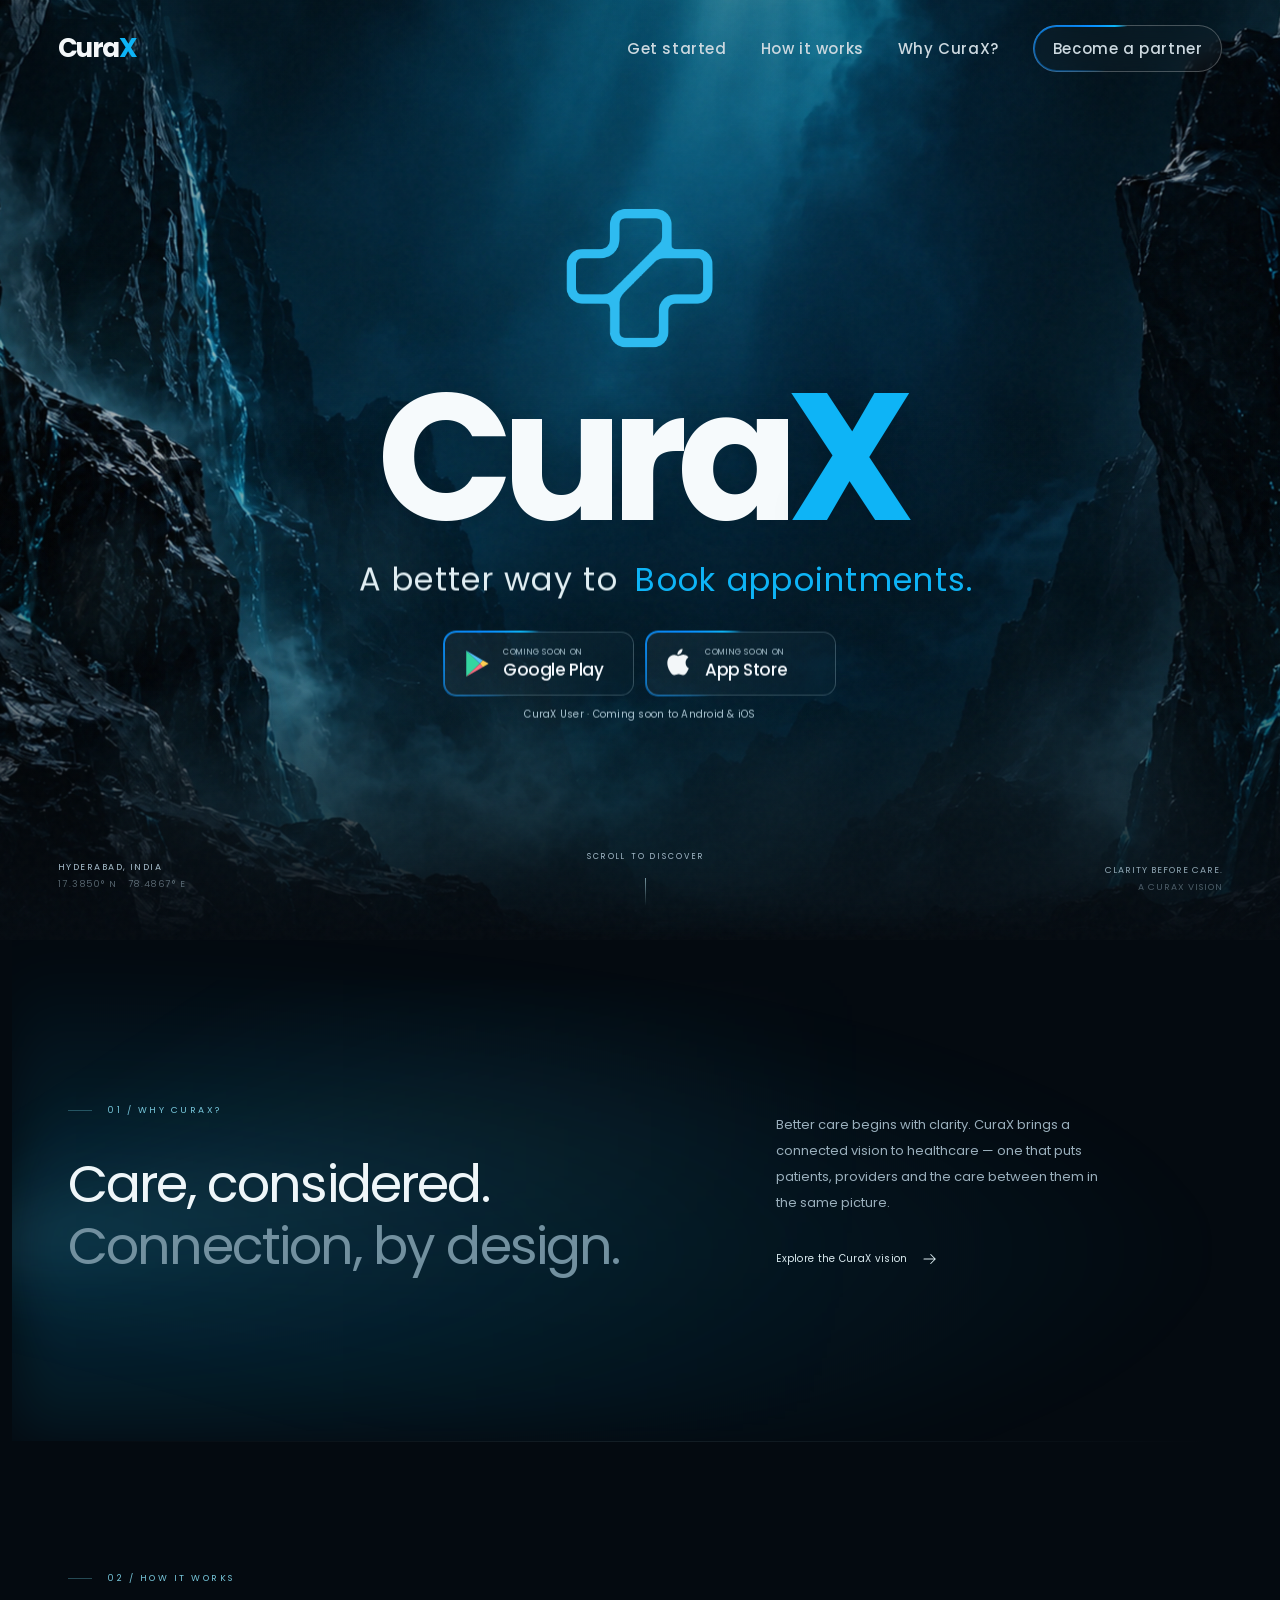
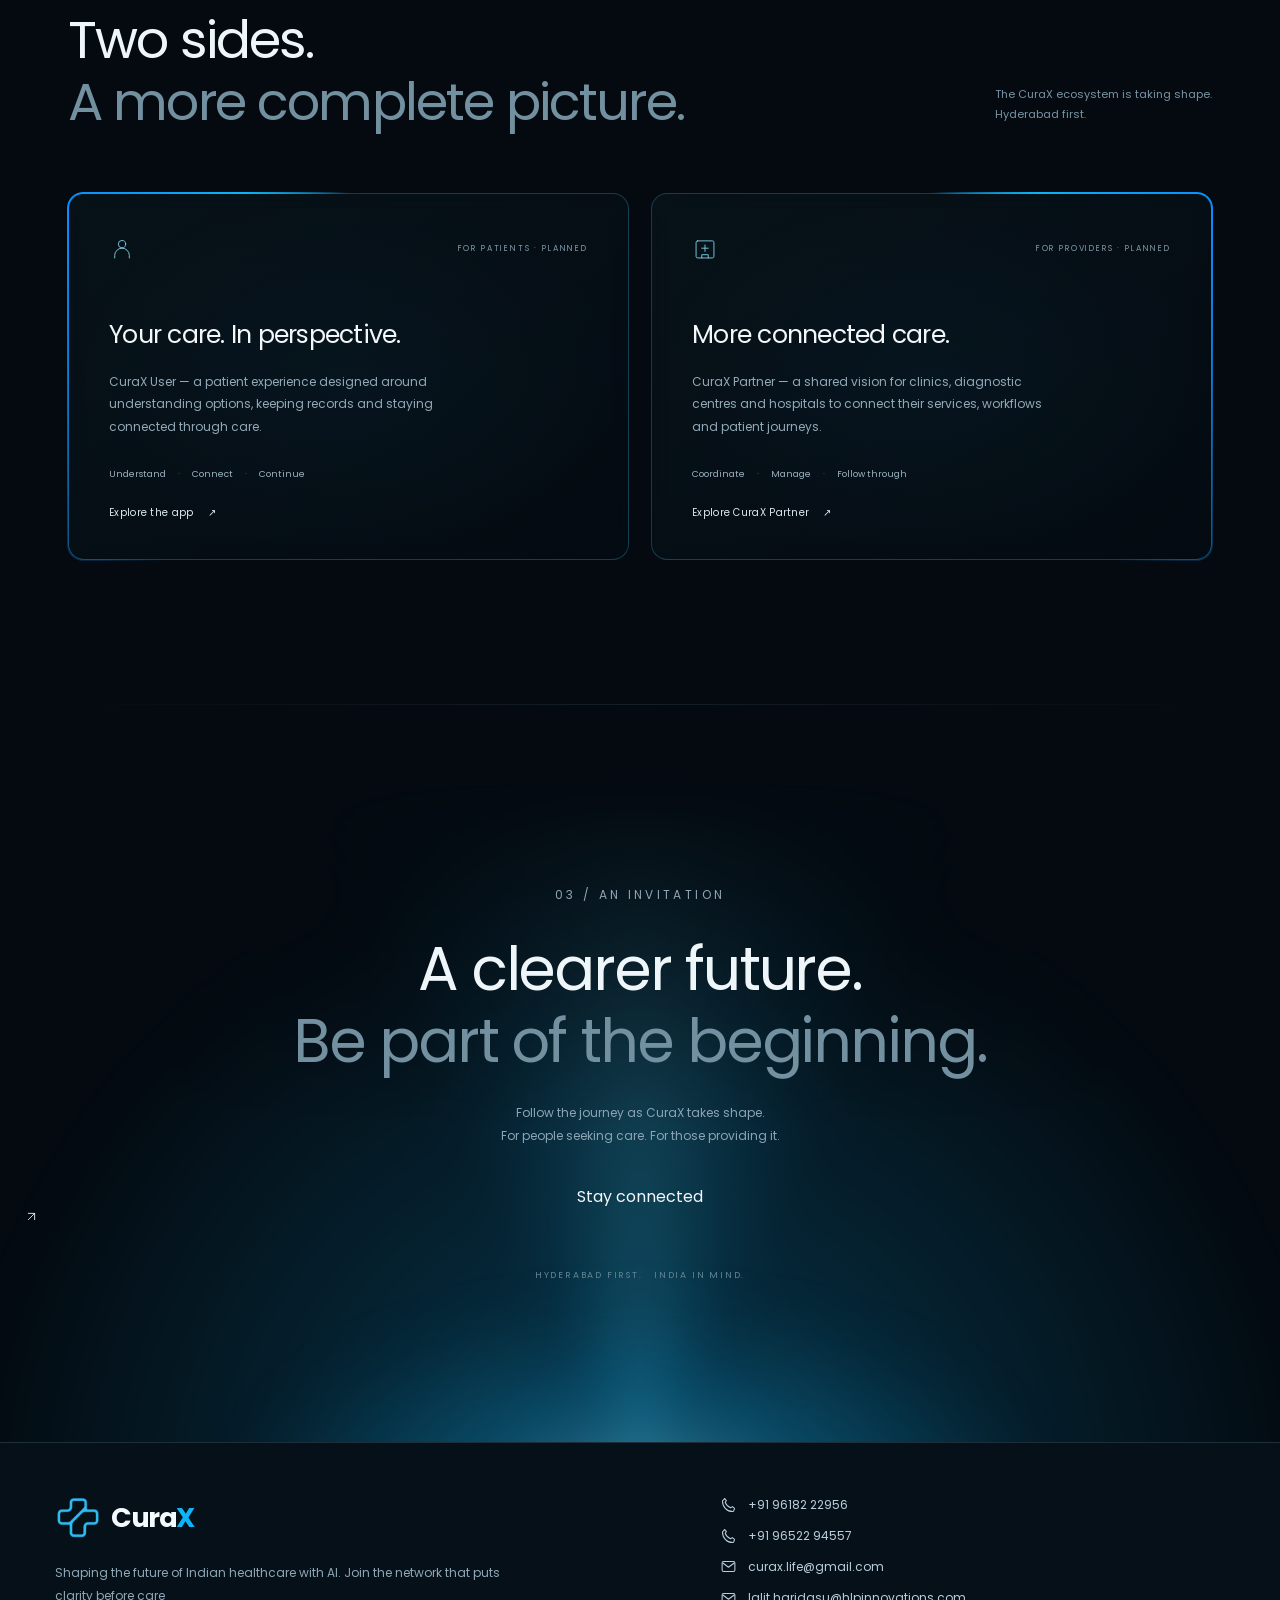
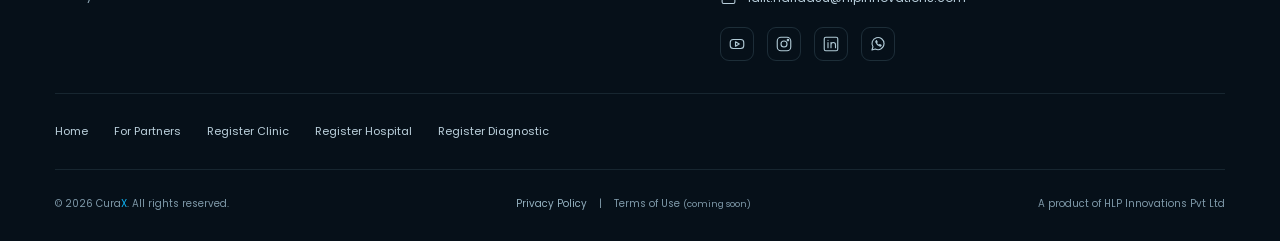
<file: index.html>
<!DOCTYPE html>

<html lang="en">

<head>
  <meta charset="utf-8" />
  <meta content="width=device-width, initial-scale=1" name="viewport" />
  <meta content="#040a10" name="theme-color" />
  <meta
    content="CuraX. Clarity before care. Explore the patient app and CuraX Partner for clinics, diagnostics and hospitals. Hyderabad first."
    name="description" />
  <title>CuraX — Clarity Before Care</title>
  <link rel="icon" type="image/png" href="/assets/assets/curax-logo.png" />
  <link rel="shortcut icon" href="/assets/assets/curax-logo.png" />
  <link href="https://fonts.googleapis.com" rel="preconnect" />
  <link crossorigin="" href="https://fonts.gstatic.com" rel="preconnect" />
  <link href="https://fonts.googleapis.com/css2?family=Poppins:wght@300;400;500;600;700;800&amp;display=swap"
    rel="stylesheet" />
  <link as="image" fetchpriority="high" href="assets/assets/cyan-canyon-4k.webp" media="(min-width:761px)"
    rel="preload" />
  <link as="image" fetchpriority="high" href="assets/assets/cyan-canyon-hd.webp" media="(max-width:760px)"
    rel="preload" />
  <link href="assets/css/home.css" rel="stylesheet" />
  <link href="assets/css/curax-dynamic-tagline.css?v=1" rel="stylesheet" />
  <link href="assets/css/section-lighting.css" rel="stylesheet" />
  <link href="assets/css/cursor-glow.css" rel="stylesheet" />
  <link href="assets/css/store-glow.css" rel="stylesheet" />
  <link href="assets/css/store-glow.css" rel="stylesheet" />
<link href="assets/css/user-site-glow.css" rel="stylesheet" />
  <!-- Search engine and social sharing metadata -->
  <link href="https://www.curax.life/" rel="canonical" />
  <meta content="index, follow" name="robots" />
  <meta content="website" property="og:type" />
  <meta content="CuraX" property="og:site_name" />
  <meta content="CuraX — Clarity Before Care" property="og:title" />
  <meta
    content="CuraX. Clarity before care. Explore the patient app and CuraX Partner for clinics, diagnostics and hospitals. Hyderabad first."
    property="og:description" />
  <meta content="https://www.curax.life/" property="og:url" />
  <meta property="og:image" content="https://www.curax.life/assets/assets/curax-logo.png">
  <meta content="CuraX brand logo" property="og:image:alt" />
  <meta content="summary" name="twitter:card" />
  <script
    type="application/ld+json">{"@context":"https://schema.org","@type":"Organization","name":"CuraX","url":"https://www.curax.life/","logo":"https://www.curax.life/assets/assets/curax-logo.png"}</script>
  <link href="assets/css/footer.css" rel="stylesheet" />
</head>

<body>
  <a class="skip" href="#vision">Skip to content</a>
  <!-- The CuraX contour is reused from the supplied brand asset. -->
  <svg aria-hidden="true" height="0" style="position:absolute" width="0">
    <defs>
      <path
        d="M411 72 L624 72 L624 73 L631 73 L631 74 L636 74 L636 75 L641 75 L641 76 L644 76 L644 77 L648 77 L648 78 L650 78 L650 79 L653 79 L653 80 L655 80 L655 81 L658 81 L658 82 L662 83 L663 85 L665 85 L665 86 L667 86 L668 88 L670 88 L671 90 L673 90 L676 94 L678 94 L678 95 L679 95 L679 96 L680 96 L680 97 L681 97 L681 98 L682 98 L682 99 L683 99 L683 100 L684 100 L684 101 L685 101 L685 102 L691 107 L691 109 L694 111 L694 113 L695 113 L696 116 L698 117 L698 119 L699 119 L699 121 L700 121 L700 123 L701 123 L701 125 L702 125 L702 127 L703 127 L703 129 L704 129 L704 131 L705 131 L705 134 L706 134 L706 137 L707 137 L707 140 L708 140 L708 144 L709 144 L709 149 L710 149 L710 154 L711 154 L711 253 L712 253 L712 302 L713 302 L713 305 L714 305 L714 308 L715 308 L716 312 L717 312 L720 316 L722 316 L722 317 L724 317 L724 318 L726 318 L726 319 L730 319 L730 320 L739 320 L739 321 L886 321 L886 322 L892 322 L892 323 L895 323 L895 324 L899 324 L899 325 L902 325 L902 326 L908 327 L908 328 L910 328 L910 329 L913 329 L913 330 L919 332 L920 334 L922 334 L923 336 L925 336 L926 338 L928 338 L929 340 L931 340 L935 345 L937 345 L937 346 L943 351 L943 353 L948 357 L948 359 L951 361 L951 363 L953 364 L954 368 L956 369 L956 371 L957 371 L957 373 L958 373 L958 376 L959 376 L959 378 L960 378 L960 380 L961 380 L961 383 L962 383 L962 386 L963 386 L963 389 L964 389 L964 393 L965 393 L965 399 L966 399 L966 427 L967 427 L967 567 L966 567 L966 580 L965 580 L965 586 L964 586 L963 594 L962 594 L962 597 L961 597 L960 603 L959 603 L959 605 L958 605 L958 607 L957 607 L957 610 L955 611 L953 617 L951 618 L951 620 L949 621 L949 623 L945 626 L945 628 L944 628 L944 629 L943 629 L943 630 L942 630 L942 631 L941 631 L941 632 L940 632 L940 633 L939 633 L939 634 L938 634 L938 635 L937 635 L932 641 L930 641 L930 642 L929 642 L928 644 L926 644 L924 647 L922 647 L922 648 L920 648 L919 650 L917 650 L917 651 L915 651 L915 652 L913 652 L913 653 L911 653 L911 654 L908 654 L908 655 L906 655 L906 656 L903 656 L903 657 L900 657 L900 658 L896 658 L896 659 L892 659 L892 660 L888 660 L888 661 L881 661 L881 662 L777 662 L777 663 L726 663 L726 664 L722 664 L722 665 L716 666 L716 667 L712 668 L711 670 L709 670 L706 674 L704 674 L703 677 L702 677 L702 678 L700 679 L700 681 L698 682 L696 688 L695 688 L694 695 L693 695 L693 701 L692 701 L692 826 L691 826 L691 848 L690 848 L690 856 L689 856 L689 861 L688 861 L687 869 L686 869 L686 872 L685 872 L684 878 L683 878 L683 880 L682 880 L682 882 L681 882 L681 884 L680 884 L678 890 L676 891 L676 893 L674 894 L674 896 L671 898 L671 900 L670 900 L670 901 L669 901 L669 902 L668 902 L668 903 L667 903 L667 904 L666 904 L666 905 L665 905 L665 906 L664 906 L664 907 L663 907 L663 908 L662 908 L657 914 L655 914 L653 917 L651 917 L651 918 L648 919 L647 921 L645 921 L645 922 L643 922 L643 923 L641 923 L641 924 L639 924 L639 925 L637 925 L637 926 L635 926 L635 927 L632 927 L632 928 L627 929 L627 930 L619 931 L619 932 L613 932 L613 933 L409 933 L409 932 L402 932 L402 931 L398 931 L398 930 L394 930 L394 929 L388 928 L388 927 L383 926 L383 925 L381 925 L381 924 L375 922 L374 920 L370 919 L368 916 L366 916 L365 914 L363 914 L363 913 L362 913 L362 912 L361 912 L361 911 L360 911 L360 910 L359 910 L359 909 L358 909 L358 908 L357 908 L357 907 L356 907 L356 906 L355 906 L355 905 L354 905 L354 904 L353 904 L353 903 L347 898 L347 896 L344 894 L344 892 L343 892 L342 889 L340 888 L340 886 L339 886 L339 884 L338 884 L338 882 L337 882 L337 880 L336 880 L336 878 L335 878 L335 876 L334 876 L334 874 L333 874 L333 871 L332 871 L332 868 L331 868 L331 864 L330 864 L330 860 L329 860 L329 855 L328 855 L328 847 L327 847 L327 710 L328 710 L328 692 L327 692 L326 684 L325 684 L325 681 L324 681 L324 678 L323 678 L323 675 L322 675 L321 669 L319 669 L317 666 L315 666 L315 665 L313 665 L313 664 L310 664 L310 663 L255 663 L255 662 L144 662 L144 661 L137 661 L137 660 L132 660 L132 659 L129 659 L129 658 L125 658 L125 657 L123 657 L123 656 L117 655 L117 654 L115 654 L115 653 L113 653 L113 652 L107 650 L106 648 L104 648 L103 646 L101 646 L100 644 L98 644 L96 641 L94 641 L89 635 L87 635 L87 634 L86 634 L86 633 L85 633 L85 632 L79 627 L79 625 L76 623 L76 621 L75 621 L75 620 L73 619 L73 617 L71 616 L71 614 L70 614 L70 612 L69 612 L69 610 L68 610 L68 608 L67 608 L67 606 L66 606 L66 604 L65 604 L65 602 L64 602 L64 599 L63 599 L63 597 L62 597 L62 593 L61 593 L61 590 L60 590 L60 586 L59 586 L59 580 L58 580 L58 563 L57 563 L57 416 L58 416 L58 403 L59 403 L59 397 L60 397 L61 389 L62 389 L62 386 L63 386 L64 380 L65 380 L65 378 L66 378 L66 376 L67 376 L67 374 L68 374 L68 372 L69 372 L71 366 L72 366 L73 363 L75 362 L75 360 L76 360 L76 359 L78 358 L78 356 L83 352 L83 350 L84 350 L88 345 L90 345 L93 341 L95 341 L97 338 L99 338 L100 336 L104 335 L105 333 L107 333 L107 332 L109 332 L109 331 L112 331 L112 330 L114 330 L114 329 L117 329 L117 328 L119 328 L119 327 L123 327 L123 326 L126 326 L126 325 L131 325 L131 324 L136 324 L136 323 L143 323 L143 322 L160 322 L160 321 L273 321 L273 320 L280 320 L280 319 L284 319 L284 318 L288 318 L288 317 L291 317 L291 316 L293 316 L293 315 L296 315 L297 313 L299 313 L299 312 L301 312 L302 310 L304 310 L307 306 L309 306 L310 303 L314 300 L314 298 L316 297 L317 293 L318 293 L319 290 L320 290 L320 287 L321 287 L322 282 L323 282 L323 279 L324 279 L325 270 L326 270 L326 263 L327 263 L327 169 L328 169 L328 153 L329 153 L329 146 L330 146 L330 142 L331 142 L332 134 L333 134 L333 132 L334 132 L334 129 L335 129 L335 127 L336 127 L336 124 L337 124 L338 120 L340 119 L341 115 L344 113 L344 111 L347 109 L347 107 L351 104 L351 102 L352 102 L356 97 L358 97 L361 93 L363 93 L365 90 L367 90 L367 89 L370 88 L371 86 L373 86 L373 85 L375 85 L376 83 L378 83 L378 82 L380 82 L380 81 L382 81 L382 80 L385 80 L385 79 L387 79 L387 78 L390 78 L390 77 L393 77 L393 76 L396 76 L396 75 L400 75 L400 74 L411 73 Z M564 129 L563 129 L563 130 L416 130 L416 131 L411 131 L411 132 L408 132 L408 133 L406 133 L406 134 L400 136 L400 137 L399 137 L399 138 L393 143 L393 145 L391 146 L390 151 L389 151 L389 154 L388 154 L388 158 L387 158 L387 193 L386 193 L386 271 L385 271 L385 280 L384 280 L384 285 L383 285 L382 294 L381 294 L381 297 L380 297 L380 300 L379 300 L379 303 L378 303 L378 306 L377 306 L377 308 L376 308 L376 310 L375 310 L374 315 L372 316 L370 322 L368 323 L368 325 L367 325 L367 327 L364 329 L364 331 L361 333 L361 335 L360 335 L360 336 L359 336 L359 337 L353 342 L353 344 L352 344 L352 346 L351 346 L350 348 L346 349 L343 353 L341 353 L338 357 L336 357 L335 359 L333 359 L333 360 L330 361 L329 363 L327 363 L327 364 L325 364 L325 365 L323 365 L323 366 L321 366 L321 367 L319 367 L319 368 L316 368 L316 369 L314 369 L314 370 L311 370 L311 371 L305 372 L305 373 L301 373 L301 374 L297 374 L297 375 L292 375 L292 376 L285 376 L285 377 L275 377 L275 378 L146 379 L146 380 L142 380 L142 381 L136 382 L135 384 L131 385 L129 388 L126 389 L126 391 L122 394 L122 396 L121 396 L121 398 L120 398 L120 400 L119 400 L119 402 L118 402 L117 413 L116 413 L116 571 L117 571 L117 577 L118 577 L118 581 L119 581 L119 583 L120 583 L121 588 L123 589 L123 591 L124 591 L124 592 L125 592 L130 598 L134 599 L135 601 L138 601 L138 602 L141 602 L141 603 L146 603 L146 604 L265 604 L265 605 L281 605 L281 604 L291 604 L291 603 L297 603 L297 602 L307 601 L307 600 L313 599 L313 598 L315 598 L315 597 L318 597 L318 596 L320 596 L321 594 L325 593 L326 591 L330 590 L332 587 L334 587 L336 584 L338 584 L343 578 L345 578 L346 575 L347 575 L347 574 L348 574 L348 573 L349 573 L349 572 L355 567 L355 565 L356 565 L356 564 L357 564 L357 563 L358 563 L358 562 L359 562 L359 561 L360 561 L360 560 L361 560 L361 559 L362 559 L362 558 L363 558 L363 557 L364 557 L364 556 L365 556 L365 555 L366 555 L366 554 L367 554 L367 553 L368 553 L368 552 L369 552 L369 551 L370 551 L370 550 L371 550 L371 549 L372 549 L372 548 L373 548 L373 547 L374 547 L374 546 L375 546 L375 545 L376 545 L376 544 L377 544 L377 543 L378 543 L378 542 L379 542 L379 541 L380 541 L380 540 L381 540 L386 534 L389 534 L389 533 L390 533 L390 532 L391 532 L391 531 L392 531 L392 530 L393 530 L393 529 L394 529 L394 528 L395 528 L395 527 L396 527 L396 526 L397 526 L397 525 L398 525 L398 524 L399 524 L399 523 L400 523 L400 522 L401 522 L401 521 L402 521 L402 520 L403 520 L403 519 L409 514 L408 512 L409 512 L409 511 L410 511 L410 510 L411 510 L411 509 L412 509 L412 508 L413 508 L413 507 L414 507 L414 506 L415 506 L415 505 L416 505 L416 504 L417 504 L422 498 L424 499 L424 498 L428 495 L428 493 L429 493 L429 492 L430 492 L430 491 L436 486 L436 484 L437 484 L437 483 L440 483 L440 482 L441 482 L441 481 L442 481 L442 480 L443 480 L443 479 L444 479 L444 478 L445 478 L445 477 L446 477 L446 476 L447 476 L447 475 L448 475 L448 474 L449 474 L449 473 L450 473 L450 472 L451 472 L451 471 L452 471 L452 470 L453 470 L453 469 L459 464 L458 462 L459 462 L464 456 L467 456 L467 455 L468 455 L468 454 L469 454 L469 453 L470 453 L470 452 L471 452 L471 451 L472 451 L472 450 L473 450 L473 449 L474 449 L474 448 L475 448 L475 447 L476 447 L476 446 L477 446 L477 445 L478 445 L478 444 L479 444 L479 443 L480 443 L480 442 L481 442 L481 441 L482 441 L482 440 L483 440 L483 439 L484 439 L484 438 L485 438 L485 437 L486 437 L486 436 L487 436 L487 435 L488 435 L488 434 L489 434 L489 433 L490 433 L490 432 L491 432 L491 431 L492 431 L492 430 L493 430 L493 429 L494 429 L494 428 L495 428 L495 427 L496 427 L496 426 L497 426 L497 425 L498 425 L498 424 L499 424 L499 423 L500 423 L500 422 L501 422 L501 421 L502 421 L502 420 L503 420 L503 419 L504 419 L504 418 L505 418 L505 417 L506 417 L506 416 L507 416 L507 415 L508 415 L508 414 L509 414 L509 413 L510 413 L510 412 L511 412 L511 411 L512 411 L512 410 L513 410 L513 409 L514 409 L514 408 L515 408 L515 407 L516 407 L516 406 L517 406 L517 405 L518 405 L518 404 L519 404 L519 403 L520 403 L520 402 L521 402 L521 401 L522 401 L522 400 L523 400 L523 399 L524 399 L524 398 L525 398 L525 397 L526 397 L526 396 L527 396 L527 395 L528 395 L528 394 L529 394 L529 393 L530 393 L530 392 L531 392 L531 391 L532 391 L532 390 L533 390 L533 389 L534 389 L534 388 L535 388 L535 387 L536 387 L536 386 L537 386 L537 385 L538 385 L538 384 L539 384 L539 383 L540 383 L540 382 L541 382 L541 381 L542 381 L542 380 L543 380 L543 379 L544 379 L544 378 L545 378 L545 377 L546 377 L546 376 L547 376 L547 375 L548 375 L548 374 L549 374 L549 373 L550 373 L550 372 L551 372 L551 371 L552 371 L552 370 L553 370 L553 369 L554 369 L554 368 L555 368 L555 367 L556 367 L556 366 L557 366 L557 365 L558 365 L558 364 L559 364 L559 363 L560 363 L560 362 L561 362 L561 361 L562 361 L562 360 L563 360 L563 359 L564 359 L564 358 L565 358 L565 357 L566 357 L566 356 L572 351 L572 348 L573 348 L573 347 L574 347 L574 346 L575 346 L575 345 L576 345 L576 344 L577 344 L582 338 L585 338 L586 335 L587 335 L587 334 L588 334 L588 333 L594 328 L594 326 L595 326 L600 320 L602 321 L602 319 L603 319 L603 318 L604 318 L604 317 L605 317 L605 316 L606 316 L606 315 L612 310 L612 308 L613 308 L613 307 L614 307 L614 306 L615 306 L615 305 L616 305 L616 304 L617 304 L617 303 L618 303 L618 302 L619 302 L619 301 L620 301 L620 300 L621 300 L621 299 L622 299 L622 298 L623 298 L623 297 L624 297 L624 296 L625 296 L625 295 L626 295 L626 294 L627 294 L627 293 L628 293 L628 292 L629 292 L629 291 L630 291 L635 285 L637 285 L637 284 L641 281 L641 279 L642 279 L643 276 L645 275 L645 273 L646 273 L646 271 L647 271 L647 268 L648 268 L648 266 L649 266 L649 262 L650 262 L650 258 L651 258 L651 253 L652 253 L652 160 L651 160 L651 155 L650 155 L650 152 L649 152 L649 150 L648 150 L646 144 L645 144 L645 143 L644 143 L644 142 L643 142 L638 136 L636 136 L636 135 L634 135 L634 134 L632 134 L632 133 L630 133 L630 132 L622 131 L622 130 L609 130 L609 129 Z M817 378 L816 378 L816 379 L659 379 L659 380 L652 380 L652 381 L647 381 L647 382 L639 383 L639 384 L633 385 L633 386 L631 386 L631 387 L628 387 L628 388 L622 390 L621 392 L619 392 L619 393 L617 393 L615 396 L613 396 L613 397 L612 397 L612 398 L611 398 L611 399 L610 399 L610 400 L609 400 L609 401 L608 401 L608 402 L607 402 L607 403 L606 403 L606 404 L605 404 L605 405 L604 405 L604 406 L603 406 L603 407 L602 407 L602 408 L601 408 L601 409 L600 409 L600 410 L599 410 L599 411 L598 411 L598 412 L597 412 L597 413 L596 413 L596 414 L595 414 L595 415 L594 415 L594 416 L593 416 L593 417 L592 417 L592 418 L591 418 L591 419 L590 419 L590 420 L584 425 L583 428 L581 428 L580 430 L578 430 L578 431 L577 431 L577 432 L576 432 L576 433 L575 433 L575 434 L574 434 L574 435 L573 435 L573 436 L572 436 L572 437 L571 437 L571 438 L570 438 L570 439 L569 439 L569 440 L568 440 L568 441 L567 441 L567 442 L566 442 L566 443 L565 443 L565 444 L564 444 L564 445 L563 445 L563 446 L562 446 L562 447 L561 447 L561 448 L560 448 L560 449 L559 449 L559 450 L558 450 L558 451 L557 451 L557 452 L556 452 L556 453 L555 453 L555 454 L554 454 L554 455 L553 455 L553 456 L552 456 L552 457 L551 457 L551 458 L550 458 L550 459 L549 459 L549 460 L548 460 L548 461 L547 461 L547 462 L546 462 L546 463 L545 463 L545 464 L544 464 L544 465 L543 465 L543 466 L542 466 L542 467 L541 467 L541 468 L540 468 L540 469 L539 469 L539 470 L538 470 L538 471 L537 471 L537 472 L536 472 L536 473 L535 473 L535 474 L534 474 L534 475 L533 475 L533 476 L532 476 L532 477 L531 477 L531 478 L525 483 L524 487 L521 488 L520 490 L518 490 L518 491 L517 491 L517 492 L516 492 L516 493 L515 493 L515 494 L509 499 L508 503 L505 504 L504 506 L502 506 L502 507 L501 507 L501 508 L500 508 L500 509 L499 509 L499 510 L498 510 L498 511 L497 511 L497 512 L496 512 L496 513 L495 513 L495 514 L494 514 L494 515 L493 515 L493 516 L492 516 L492 517 L491 517 L491 518 L490 518 L490 519 L489 519 L489 520 L488 520 L488 521 L487 521 L487 522 L486 522 L486 523 L485 523 L485 524 L484 524 L484 525 L483 525 L483 526 L477 531 L476 535 L473 536 L472 538 L470 538 L470 539 L469 539 L469 540 L468 540 L468 541 L467 541 L467 542 L461 547 L460 551 L457 552 L456 554 L454 554 L454 555 L453 555 L453 556 L452 556 L452 557 L451 557 L451 558 L450 558 L450 559 L449 559 L449 560 L448 560 L448 561 L447 561 L447 562 L446 562 L446 563 L445 563 L445 564 L444 564 L444 565 L443 565 L443 566 L442 566 L442 567 L441 567 L441 568 L440 568 L440 569 L439 569 L439 570 L438 570 L438 571 L437 571 L437 572 L436 572 L436 573 L435 573 L435 574 L434 574 L434 575 L433 575 L433 576 L432 576 L432 577 L431 577 L431 578 L430 578 L430 579 L429 579 L429 580 L428 580 L428 581 L427 581 L427 582 L426 582 L426 583 L425 583 L425 584 L424 584 L424 585 L418 590 L418 592 L417 592 L417 593 L416 593 L416 594 L410 599 L410 601 L406 604 L406 606 L404 607 L404 609 L402 610 L402 612 L401 612 L400 615 L398 616 L398 618 L397 618 L397 620 L396 620 L396 622 L395 622 L395 624 L394 624 L394 626 L393 626 L393 629 L392 629 L391 634 L390 634 L390 637 L389 637 L388 646 L387 646 L387 849 L388 849 L388 853 L389 853 L391 859 L393 860 L393 862 L394 862 L394 863 L395 863 L395 864 L396 864 L401 870 L403 870 L403 871 L405 871 L405 872 L407 872 L407 873 L410 873 L410 874 L415 874 L415 875 L604 875 L604 874 L609 874 L609 873 L612 873 L612 872 L618 870 L618 869 L619 869 L619 868 L620 868 L620 867 L626 862 L626 860 L627 860 L627 858 L628 858 L628 856 L629 856 L629 853 L630 853 L630 848 L631 848 L631 771 L632 771 L632 695 L633 695 L633 688 L634 688 L634 684 L635 684 L635 680 L636 680 L637 673 L638 673 L638 671 L639 671 L639 668 L640 668 L640 666 L641 666 L641 664 L642 664 L642 662 L643 662 L643 660 L644 660 L646 654 L648 653 L648 651 L650 650 L650 648 L653 646 L653 644 L657 641 L657 639 L658 639 L658 638 L659 638 L659 637 L660 637 L660 636 L661 636 L661 635 L662 635 L662 634 L663 634 L663 633 L664 633 L664 632 L665 632 L670 626 L672 626 L674 623 L676 623 L677 621 L681 620 L682 618 L684 618 L684 617 L686 617 L686 616 L688 616 L688 615 L690 615 L690 614 L693 614 L693 613 L698 612 L698 611 L703 610 L703 609 L707 609 L707 608 L711 608 L711 607 L716 607 L716 606 L724 606 L724 605 L868 605 L868 604 L879 604 L879 603 L883 603 L883 602 L889 601 L890 599 L894 598 L894 597 L895 597 L895 596 L896 596 L896 595 L902 590 L902 588 L903 588 L903 586 L904 586 L904 584 L905 584 L905 582 L906 582 L906 579 L907 579 L907 574 L908 574 L908 562 L909 562 L909 537 L908 537 L908 536 L909 536 L909 535 L908 535 L908 533 L909 533 L909 532 L908 532 L908 409 L907 409 L906 401 L905 401 L905 399 L904 399 L902 393 L899 391 L899 389 L898 389 L897 387 L895 387 L893 384 L891 384 L891 383 L889 383 L889 382 L887 382 L887 381 L884 381 L884 380 L880 380 L880 379 L859 379 L859 378 Z"
        fill-rule="evenodd" id="curax-mark"></path>
      <lineargradient id="glass-body" x1="0" x2="1" y1="0" y2="1">
        <stop stop-color="#deffff" stop-opacity=".93"></stop>
        <stop offset=".2" stop-color="#8bdcff" stop-opacity=".68"></stop>
        <stop offset=".47" stop-color="#08597c" stop-opacity=".74"></stop>
        <stop offset=".7" stop-color="#0eb4f6" stop-opacity=".78"></stop>
        <stop offset="1" stop-color="#70d2fa" stop-opacity=".75"></stop>
      </lineargradient>
      <lineargradient id="glass-edge" x1="0" x2=".8" y1="0" y2="1">
        <stop stop-color="#eeffff"></stop>
        <stop offset=".4" stop-color="#8df5ff" stop-opacity=".65"></stop>
        <stop offset=".6" stop-color="#0095b9" stop-opacity=".4"></stop>
        <stop offset="1" stop-color="#aaf6ff"></stop>
      </lineargradient>
      <radialgradient cx=".25" cy=".1" id="glass-light" r=".9">
        <stop stop-color="#fff" stop-opacity=".56"></stop>
        <stop offset=".5" stop-color="#e9fbff" stop-opacity=".03"></stop>
        <stop offset="1" stop-color="#abecff" stop-opacity="0"></stop>
      </radialgradient>
    </defs>
  </svg>
  <header class="nav" id="nav">
    <a aria-label="CuraX home" class="brand" href="#home"><span aria-hidden="true" class="wordmark">Cura<span
          class="brand-x">X</span></span></a>
    <button aria-controls="main-navigation" aria-expanded="false" aria-label="Open navigation" class="nav-toggle"
      type="button"><svg aria-hidden="true" class="icon" viewbox="0 0 24 24">
        <path d="M5 7h14M5 12h14M5 17h14"></path>
      </svg></button>
    <nav aria-label="Main navigation" class="nav-right" id="main-navigation"><a href="#download">Get started</a><a
        href="#ecosystem">How it works</a><a href="#vision">Why CuraX?</a><a class="nav-action"
        href="partners.html">Become a partner</a></nav>
  </header>
  <main>
    <section aria-labelledby="hero-title" class="hero" id="home">
      <div aria-hidden="true" class="landscape"><canvas aria-hidden="true" class="live-wallpaper"></canvas></div>
      <div aria-hidden="true" class="grain"></div>
      <!-- Glass logo with genuine alpha transparency, floating directly over the live canyon. -->
      <div aria-hidden="true" class="glass-logo entrance">
        <div class="logo-tilt">
          <div class="original-logo"><img alt="" class="supplied-logo" fetchpriority="high" height="1254"
              src="assets/assets/curax-logo.png" width="1254" /></div>
        </div>
      </div>
      <div class="hero-content" id="hero-content">
        <!-- Layout placeholder keeps the logo and typography in their original positions. -->
        <div aria-hidden="true" class="logo-slot"></div>
        <h1 aria-label="CuraX" class="entrance wordmark" id="hero-title"><span aria-hidden="true">Cura<span
              class="brand-x">X</span></span></h1>


        <div class="curax-rotating-tagline">
          <span class="curax-tagline-balance" aria-hidden="true"></span>

          <span class="curax-tagline-fixed">
            A better way to
          </span>

          <span class="curax-tagline-window">
            <span id="curaxDynamicText">Understand care.</span>
          </span>
        </div>



        <div aria-label="Download CuraX User App" class="app-downloads entrance" id="download">

          <div class="store-row">

            <!-- Google Play -->
            <a aria-label="CuraX on Google Play, coming soon" class="store-badge" data-open="app-launch"
              data-store="googlePlay" href="#app-launch" id="google-play-button">
              <!-- Animated glowing border -->
              <svg class="store-glow-border" aria-hidden="true" focusable="false">
                <rect class="store-glow-trail" x="1" y="1" rx="12" pathLength="100"></rect>

                <rect class="store-glow-head" x="1" y="1" rx="12" pathLength="100"></rect>
              </svg>

              <!-- Google Play icon -->
              <svg aria-hidden="true" viewBox="0 0 28 32">
                <path d="M2 2.2v27.6L16.6 16Z" fill="#35d5a0"></path>

                <path d="M2 2.2 19.7 12.4 16.6 16Z" fill="#55c1f8"></path>

                <path d="m19.7 12.4 5.8 3.3c.4.2.4.4 0 .6l-5.8 3.3L16.6 16Z" fill="#ffcf53"></path>

                <path d="M2 29.8 19.7 19.6 16.6 16Z" fill="#fa6e81"></path>
              </svg>

              <span>
                <small>COMING SOON ON</small>
                <strong>Google Play</strong>
              </span>
            </a>

            <!-- App Store -->
            <a aria-label="CuraX on the App Store, coming soon" class="store-badge" data-open="app-launch"
              data-store="appleAppStore" href="#app-launch" id="app-store-button">
              <!-- Animated glowing border -->
              <svg class="store-glow-border" aria-hidden="true" focusable="false">
                <rect class="store-glow-trail" x="1" y="1" rx="12" pathLength="100"></rect>

                <rect class="store-glow-head" x="1" y="1" rx="12" pathLength="100"></rect>
              </svg>

              <!-- Apple icon -->
              <svg aria-hidden="true" fill="currentColor" viewBox="0 0 24 28">
                <path
                  d="M16.2 4.3c.9-1.1 1.5-2.5 1.4-4-1.4.1-3 .9-3.9 2-.9 1-1.6 2.5-1.4 3.9 1.5.1 3-.7 3.9-1.9ZM20.8 14.5c0-3.5 2.9-5.2 3-5.3-1.7-2.5-4.2-2.8-5.1-2.9-2.2-.2-4.2 1.3-5.3 1.3-1.1 0-2.8-1.3-4.6-1.2-2.4 0-4.6 1.4-5.8 3.5-2.5 4.3-.6 10.7 1.8 14.2 1.2 1.7 2.5 3.5 4.3 3.4 1.7-.1 2.4-1.1 4.5-1.1 2.1 0 2.7 1.1 4.6 1 1.9 0 3-1.7 4.1-3.4 1.3-1.9 1.8-3.7 1.8-3.8-.1 0-3.3-1.3-3.3-5.7Z"
                  transform="translate(-1 0) scale(.9)"></path>
              </svg>

              <span>
                <small>COMING SOON ON</small>
                <strong>App Store</strong>
              </span>
            </a>

          </div>

          <p class="app-availability">
            CuraX User · Coming soon to Android &amp; iOS
          </p>

        </div>

      </div>
      <div class="hero-bottom entrance"><span class="coordinate">HYDERABAD, INDIA<br /><span
            style="opacity:.5;line-height:2.4">17.3850° N   78.4867° E</span></span><a class="scroll-cue"
          href="#vision"><span>SCROLL TO DISCOVER</span><span aria-hidden="true" class="line"></span></a>
        <div class="edition">CLARITY BEFORE CARE.<br /><span style="opacity:.5">A CURAX VISION</span></div>
      </div>
    </section>
    <section aria-labelledby="vision-title" class="section vision" id="vision">
      <div class="reveal">
        <p class="eyebrow">01 / Why CuraX?</p>
        <h2 id="vision-title">Care, considered.<br /><span class="dim">Connection, by design.</span></h2>
      </div>
      <div class="reveal" style="--delay:140ms">
        <p class="body-copy">Better care begins with clarity. CuraX brings a connected vision to healthcare — one that
          puts patients, providers and the care between them in the same picture.</p><a class="subtle-link"
          href="#ecosystem">Explore the CuraX vision<svg aria-hidden="true" class="icon" viewbox="0 0 24 24">
            <path d="M4 12h15m-6-6 6 6-6 6"></path>
          </svg></a>
      </div>
    </section>
    <div aria-hidden="true" class="line-rule"></div>
    <section aria-labelledby="ecosystem-title" class="section ecosystem" id="ecosystem">
      <div class="section-heading reveal">
        <div>
          <p class="eyebrow">02 / How it works</p>
          <h2 id="ecosystem-title">Two sides.<br /><span class="dim">A more complete picture.</span></h2>
        </div>
        <p>The CuraX ecosystem is taking shape.<br />Hyderabad first.</p>
      </div>
      <div class="glass-grid">
        <article class="glass-card patient-card reveal" style="--delay:70ms">
          <svg aria-hidden="true" class="card-pulse" focusable="false">
            <rect class="pulse-trail" pathlength="100" rx="15" x="1" y="1"></rect>
            <rect class="pulse-head" pathlength="100" rx="15" x="1" y="1"></rect>
          </svg>
          <div class="card-top"><svg aria-hidden="true" class="icon" viewbox="0 0 32 32">
              <circle cx="16" cy="10" r="4.5"></circle>
              <path d="M7 27v-3a9 9 0 0 1 18 0v3"></path>
            </svg><span class="card-tag">For patients · Planned</span></div>
          <h3>Your care. In perspective.</h3>
          <p>CuraX User — a patient experience designed around understanding options, keeping records and staying
            connected through care.</p>
          <div class="card-bottom"><span>Understand</span><span>Connect</span><span>Continue</span></div>
          <div class="card-actions"><a class="subtle-link" href="#download">Explore the app <span
                aria-hidden="true">↗</span></a></div>
        </article>
        <article class="glass-card reveal provider-card" style="--delay:200ms"><svg aria-hidden="true"
            class="card-pulse" focusable="false">
            <rect class="pulse-trail" pathlength="100" rx="15" x="1" y="1"></rect>
            <rect class="pulse-head" pathlength="100" rx="15" x="1" y="1"></rect>
          </svg>
          <div class="card-top"><svg aria-hidden="true" class="icon" viewbox="0 0 32 32">
              <rect height="21" rx="2" width="22" x="5" y="6"></rect>
              <path d="M16 11v8m-4-4h8M12 27v-4h8v4"></path>
            </svg><span class="card-tag">For providers · Planned</span></div>
          <h3>More connected care.</h3>
          <p>CuraX Partner — a shared vision for clinics, diagnostic centres and hospitals to connect their services,
            workflows and patient journeys.</p>
          <div class="card-bottom"><span>Coordinate</span><span>Manage</span><span>Follow through</span></div>
          <div class="card-actions"><a class="subtle-link" href="partners.html">Explore CuraX Partner <span
                aria-hidden="true">↗</span></a></div>
        </article>
      </div>
    </section>
    <div aria-hidden="true" class="line-rule"></div>
    <section aria-labelledby="invitation-title" class="invitation">
      <div class="reveal">
        <p class="eyebrow">03 / An invitation</p>
        <h2 id="invitation-title">A clearer future.<br /><span class="dim">Be part of the beginning.</span></h2>
        <p>Follow the journey as CuraX takes shape.<br />For people seeking care. For those providing it.</p><a
          href="#subscribe" id="join-link">Stay connected<svg aria-hidden="true" class="icon" viewbox="0 0 24 24">
            <path d="M7 17 17 7M7 7h10v10"></path>
          </svg></a>
        <div class="location">HYDERABAD FIRST.   INDIA IN MIND.</div>
      </div>
    </section>
  </main>
  <footer aria-label="CuraX footer" class="legacy-footer">
    <div class="legacy-footer-inner">
      <div class="legacy-footer-primary">
        <div class="legacy-footer-about">
          <a aria-label="CuraX home" class="legacy-footer-brand" href="index.html"><img alt="" height="46"
              loading="lazy" src="assets/assets/curax-logo.png" width="46" /><span>Cura<span
                class="legacy-footer-x">X</span></span></a>
          <p class="legacy-footer-tagline">Shaping the future of Indian healthcare with AI. Join the network that puts
            clarity before care</p>
        </div>
        <div aria-label="Contact details" class="legacy-footer-contact">
          <a href="tel:+919618222956"><svg aria-hidden="true" class="legacy-footer-icon" fill="none"
              stroke="currentColor" stroke-linecap="round" stroke-linejoin="round" stroke-width="1.5"
              viewbox="0 0 24 24">
              <path
                d="M6.4 3.5 9 6.4 7.4 9c1.2 3.3 4.2 6.3 7.6 7.6l2.5-1.6 3 2.6-1.1 3.3c-.2.6-.7 1-1.4 1-7.9 0-14.5-6.5-14.5-14.5 0-.6.4-1.2 1-1.4Z">
              </path>
            </svg><span>+91 96182 22956</span></a>
          <a href="tel:+919652294557"><svg aria-hidden="true" class="legacy-footer-icon" fill="none"
              stroke="currentColor" stroke-linecap="round" stroke-linejoin="round" stroke-width="1.5"
              viewbox="0 0 24 24">
              <path
                d="M6.4 3.5 9 6.4 7.4 9c1.2 3.3 4.2 6.3 7.6 7.6l2.5-1.6 3 2.6-1.1 3.3c-.2.6-.7 1-1.4 1-7.9 0-14.5-6.5-14.5-14.5 0-.6.4-1.2 1-1.4Z">
              </path>
            </svg><span>+91 96522 94557</span></a>
          <a href="mailto:curax.life@gmail.com"><svg aria-hidden="true" class="legacy-footer-icon" fill="none"
              stroke="currentColor" stroke-linecap="round" stroke-linejoin="round" stroke-width="1.5"
              viewbox="0 0 24 24">
              <rect height="14" rx="2" width="18" x="3" y="5"></rect>
              <path d="m4 7 8 6 8-6"></path>
            </svg><span>curax.life@gmail.com</span></a>
          <a href="mailto:lalit.haridasu@hlpinnovations.com"><svg aria-hidden="true" class="legacy-footer-icon"
              fill="none" stroke="currentColor" stroke-linecap="round" stroke-linejoin="round" stroke-width="1.5"
              viewbox="0 0 24 24">
              <rect height="14" rx="2" width="18" x="3" y="5"></rect>
              <path d="m4 7 8 6 8-6"></path>
            </svg><span>lalit.haridasu@hlpinnovations.com</span></a>
          <div aria-label="CuraX social media" class="legacy-footer-socials">
            <a aria-label="CuraX on YouTube" href="https://www.youtube.com/@CuraX_India" rel="noopener noreferrer"
              target="_blank"><svg aria-hidden="true" class="legacy-footer-icon" fill="none" stroke="currentColor"
                stroke-linecap="round" stroke-linejoin="round" stroke-width="1.5" viewbox="0 0 24 24">
                <rect height="12" rx="4" width="18" x="3" y="6"></rect>
                <path d="m10 9 5 3-5 3z"></path>
              </svg></a>
            <a aria-label="CuraX on Instagram" href="https://www.instagram.com/curax_india/" rel="noopener noreferrer"
              target="_blank"><svg aria-hidden="true" class="legacy-footer-icon" fill="none" stroke="currentColor"
                stroke-linecap="round" stroke-linejoin="round" stroke-width="1.5" viewbox="0 0 24 24">
                <rect height="18" rx="5" width="18" x="3" y="3"></rect>
                <circle cx="12" cy="12" r="4"></circle>
                <circle cx="17.3" cy="6.8" r="1"></circle>
              </svg></a>
            <a href="https://www.linkedin.com/showcase/curaxlife/" target="_blank" rel="noopener noreferrer"
              class="legacy-footer-social" aria-label="Visit CuraX on LinkedIn" title="Visit CuraX on LinkedIn">

              <svg aria-hidden="true" class="legacy-footer-icon" fill="none" stroke="currentColor"
                stroke-linecap="round" stroke-linejoin="round" stroke-width="1.5" viewBox="0 0 24 24">

                <rect height="18" rx="2" width="18" x="3" y="3"></rect>
                <path d="M8 10v7M8 7v.1M12 17v-7m0 3a3 3 0 0 1 6 0v4"></path>

              </svg>
            </a>
            <a aria-label="Message CuraX on WhatsApp"
              href="https://wa.me/919618222956?text=Hello%20I%20am%20interested%20in%20your%20services"
              rel="noopener noreferrer" target="_blank"><svg aria-hidden="true" class="legacy-footer-icon" fill="none"
                stroke="currentColor" stroke-linecap="round" stroke-linejoin="round" stroke-width="1.5"
                viewbox="0 0 24 24">
                <path d="M20 11.5a8 8 0 0 1-11.6 7.2L4 20l1.3-4.3A8 8 0 1 1 20 11.5Z"></path>
                <path d="M9 9c1 3 3 5 6 6l1.2-1.2-2-1-1 1c-1.6-.7-2.6-1.7-3.3-3.3l1-1-1-2z"></path>
              </svg></a>
          </div>
        </div>
      </div>
      <nav aria-label="Footer navigation" class="legacy-footer-navigation">
        <a href="index.html">Home</a><a href="partners.html">For Partners</a>
        <a href="partners.html#facilities">Register Clinic</a><a href="partners.html#facilities">Register Hospital</a><a
          href="partners.html#facilities">Register Diagnostic</a>
      </nav>
      <div class="legacy-footer-bottom">
        <p>© 2026 Cura<span class="legacy-footer-x">X</span>. All rights reserved.</p>
        <div class="legacy-footer-legal"><a data-footer-privacy="" href="index.html#privacy">Privacy Policy</a><span
            aria-hidden="true">|</span><span title="Terms page not provided">Terms of Use <small>(coming
              soon)</small></span></div>
        <p class="legacy-footer-company">A product of HLP Innovations Pvt Ltd</p>
  </footer>
  <button aria-label="Back to top" class="back-top" hidden="" type="button"><svg aria-hidden="true" class="icon"
      viewbox="0 0 24 24">
      <path d="m6 13 6-6 6 6M12 7v12"></path>
    </svg></button>
  <dialog aria-labelledby="privacy-title" id="privacy"><button aria-label="Close privacy information"
      class="close-dialog" type="button">×</button>
    <h2 id="privacy-title">Your request. Your choice.</h2>
    <p>This preview opens a subscription request in your email app. Review and send the email to CuraX to request
      updates. Your email address is not stored by this page.</p>
    <p>Your request includes your email address and your consent to receive CuraX updates. You can ask the CuraX team to
      stop updates at any time by emailing <a href="mailto:curaxapp@gmail.com">curaxapp@gmail.com</a>.</p>
    <p class="dialog-note">Google Fonts loads the Poppins typeface. This preview does not use analytics, advertising
      cookies or health data. Your cursor glow preference is saved only in this browser.</p>
  </dialog>
  <dialog aria-labelledby="access-title" id="accessibility"><button aria-label="Close accessibility information"
      class="close-dialog" type="button">×</button>
    <h2 id="access-title">A considered experience.</h2>
    <p>This page supports keyboard navigation, visible focus states, labelled inputs and reduced-motion settings. When
      reduced motion is enabled on your device, the live wallpaper, floating, parallax and entrance animations are
      disabled. You can also pause the background using the control in the hero, or pause the patient card’s border glow
      using its own control. The optional cursor glow is disabled for touch input and reduced motion, and can be turned
      off in the footer.</p>
    <p>For assistance or feedback, contact <a href="mailto:curaxapp@gmail.com">curaxapp@gmail.com</a>.</p>
  </dialog>
  <dialog aria-labelledby="app-launch-title" id="app-launch"><button aria-label="Close app availability"
      class="close-dialog" type="button">×</button>
    <p class="eyebrow">CuraX User</p>
    <h2 id="app-launch-title">Clarity is coming.</h2>
    <p>The CuraX User is coming soon. Download links will be available here once the app is published on Google Play
      and the App Store.</p>
    <div class="app-dialog-actions"><a data-launch-updates="" href="#subscribe">Request launch updates</a><a
        href="partners.html">Become a partner <span aria-hidden="true">↗</span></a></div>
  </dialog>

  <script src="assets/js/site-config.js"></script>
  <script src="assets/js/live-wallpaper.js"></script>
  <script src="assets/js/home.js"></script>
  <script src="assets/js/section-lighting.js"></script>
  <script src="assets/js/cursor-glow.js"></script>
  <script src="assets/js/curax-dynamic-tagline.js?v=2" defer></script>

</body>

</html>
</file>
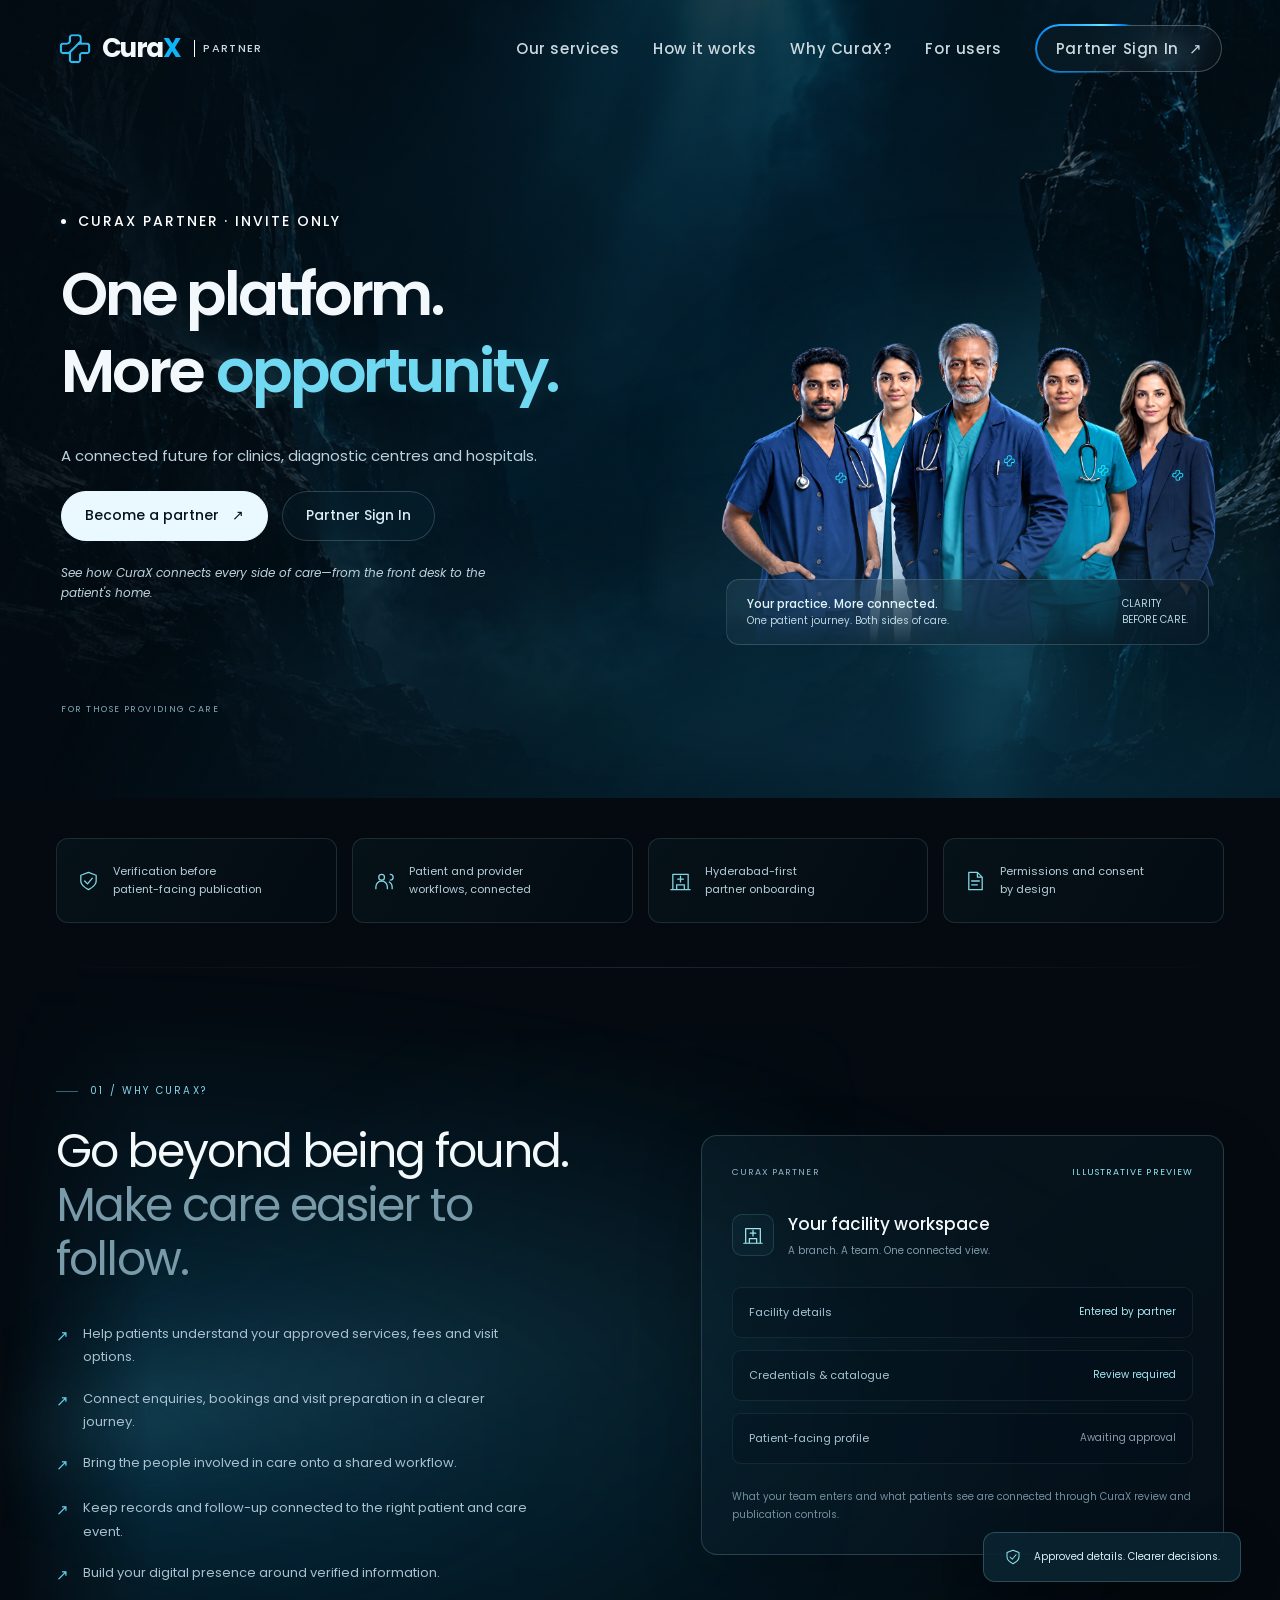
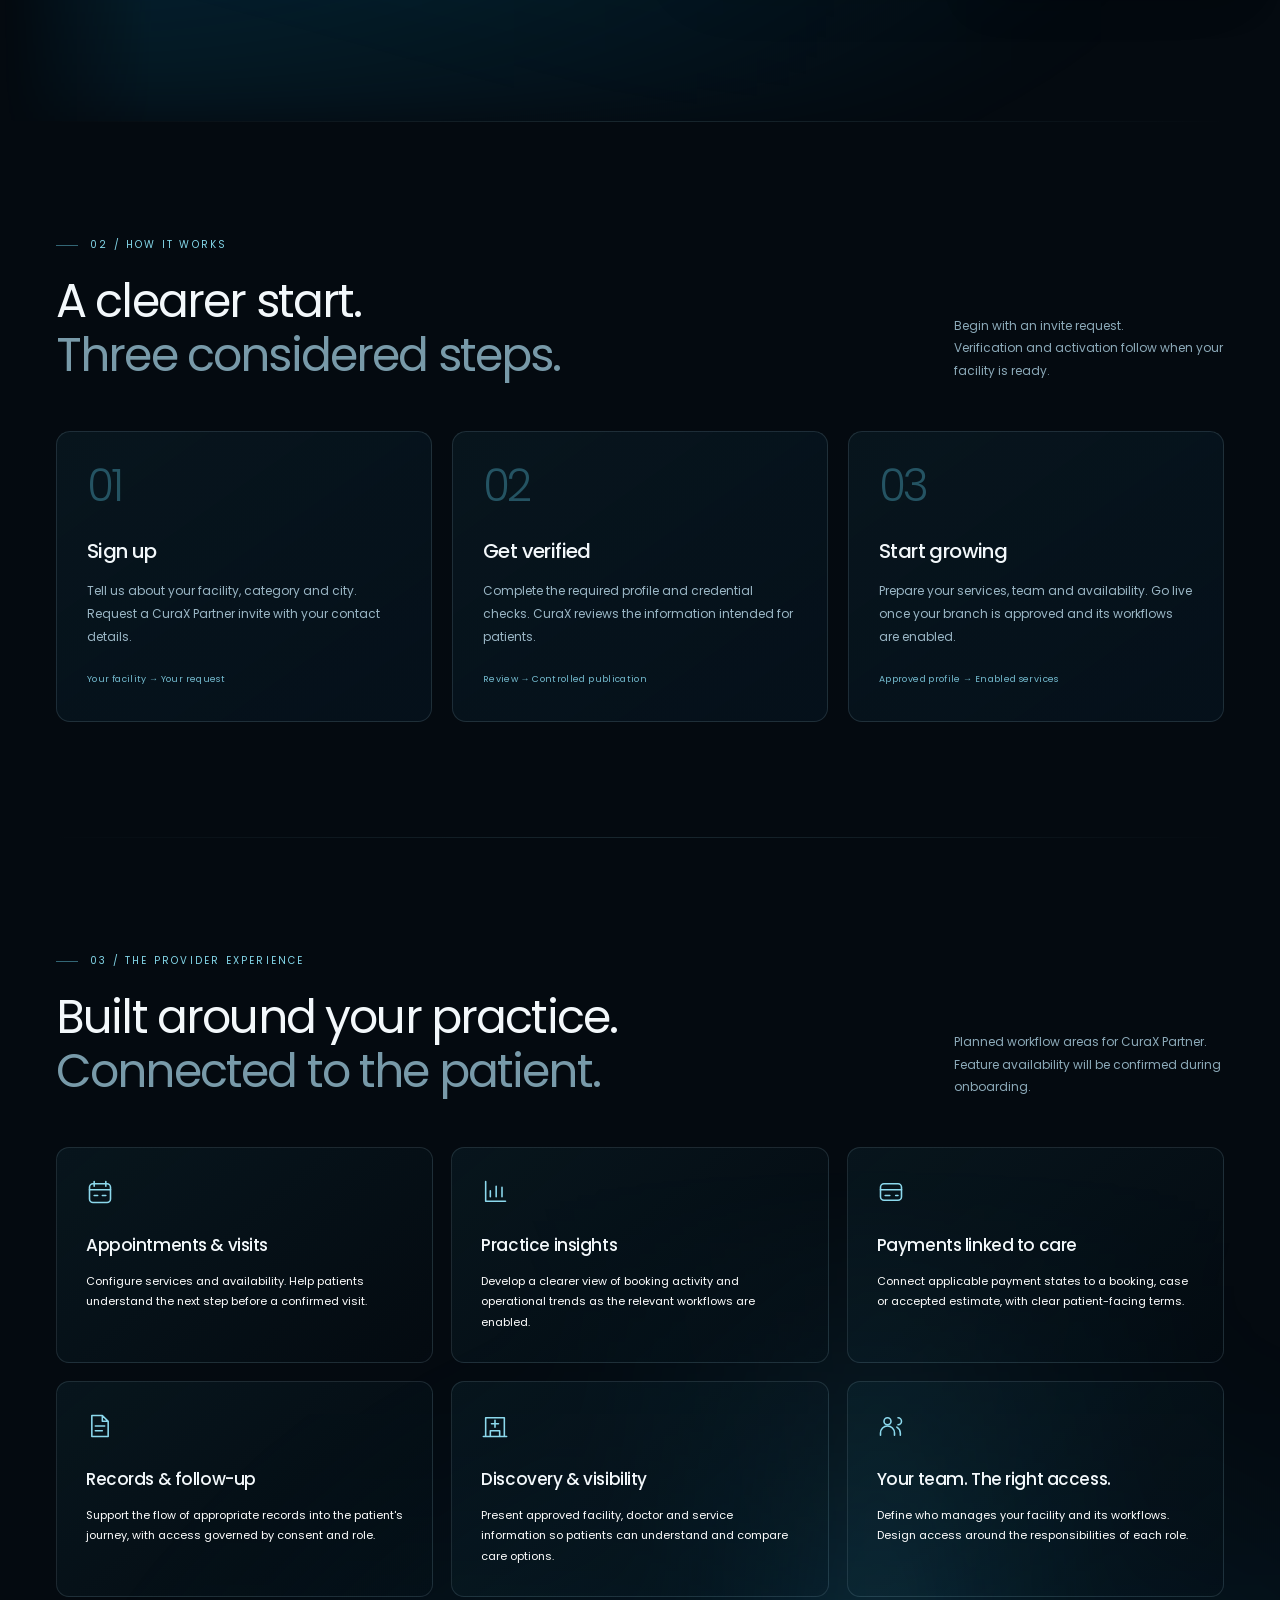
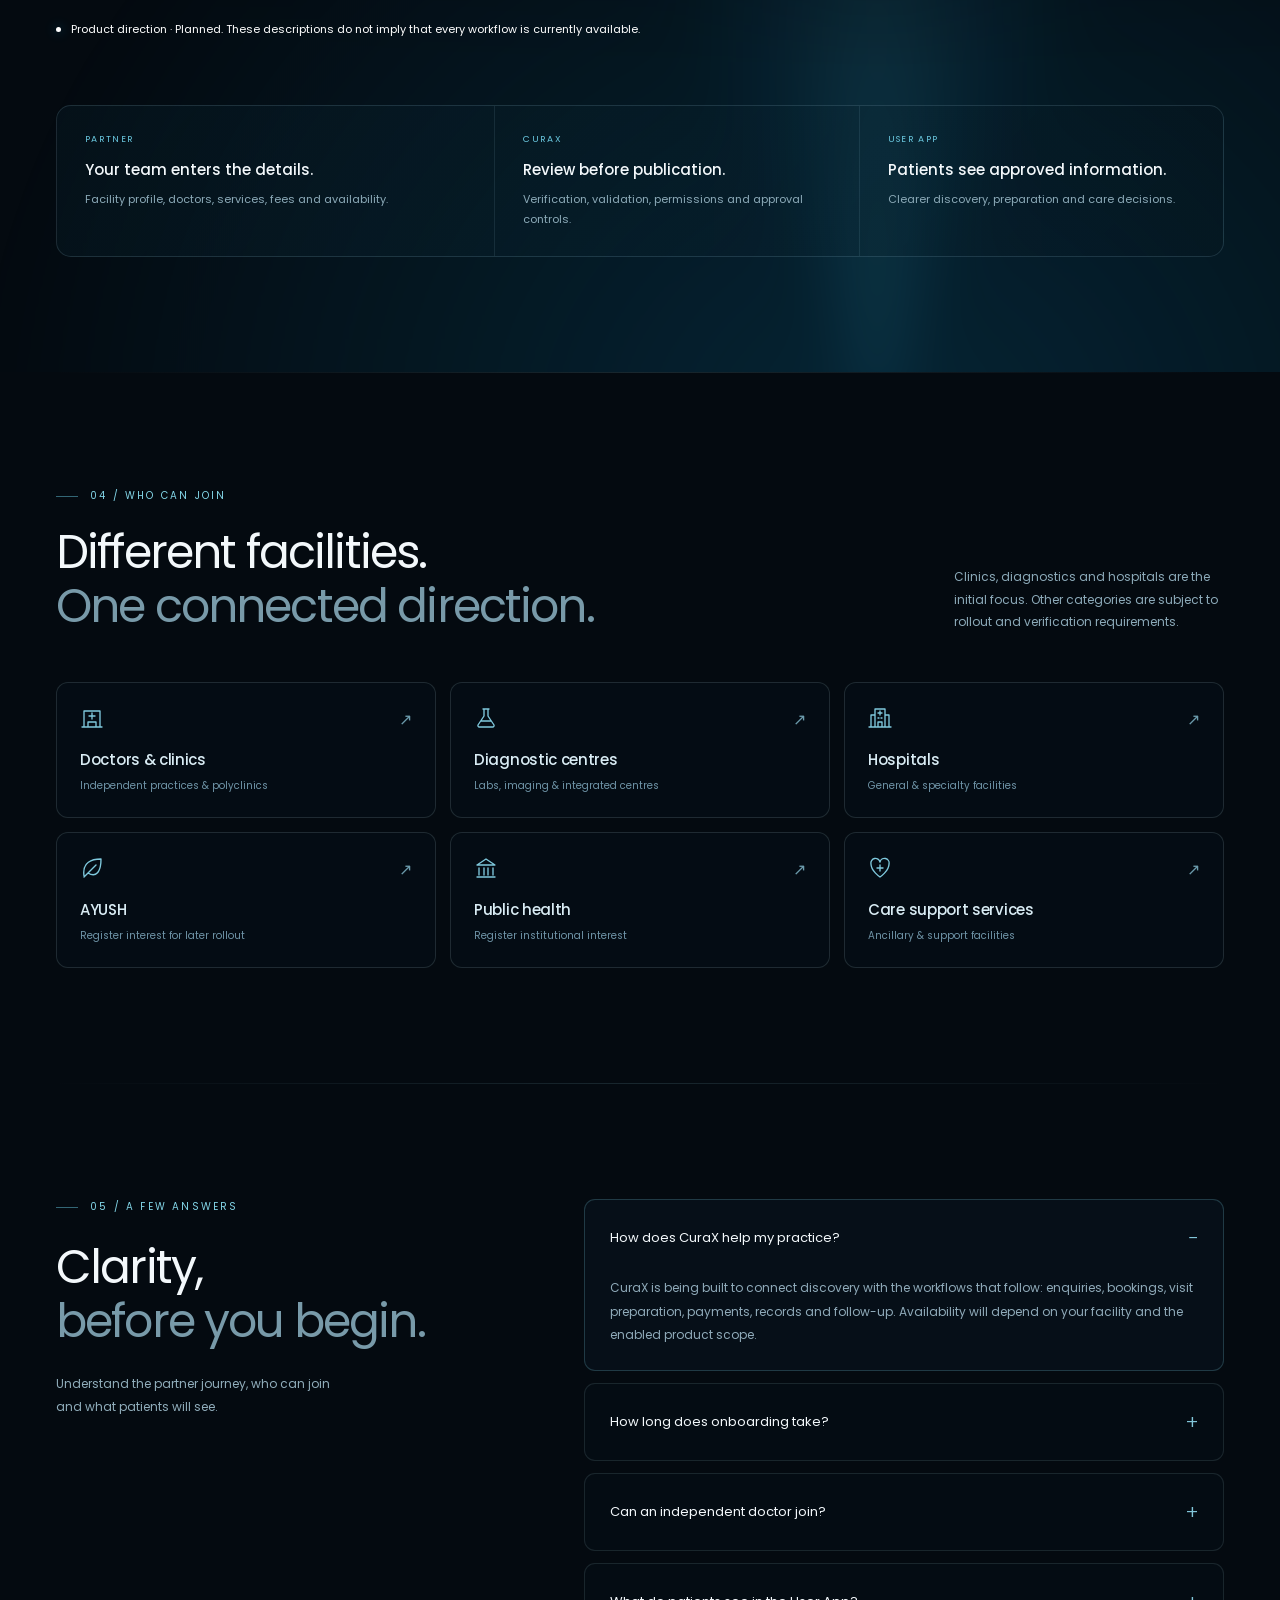
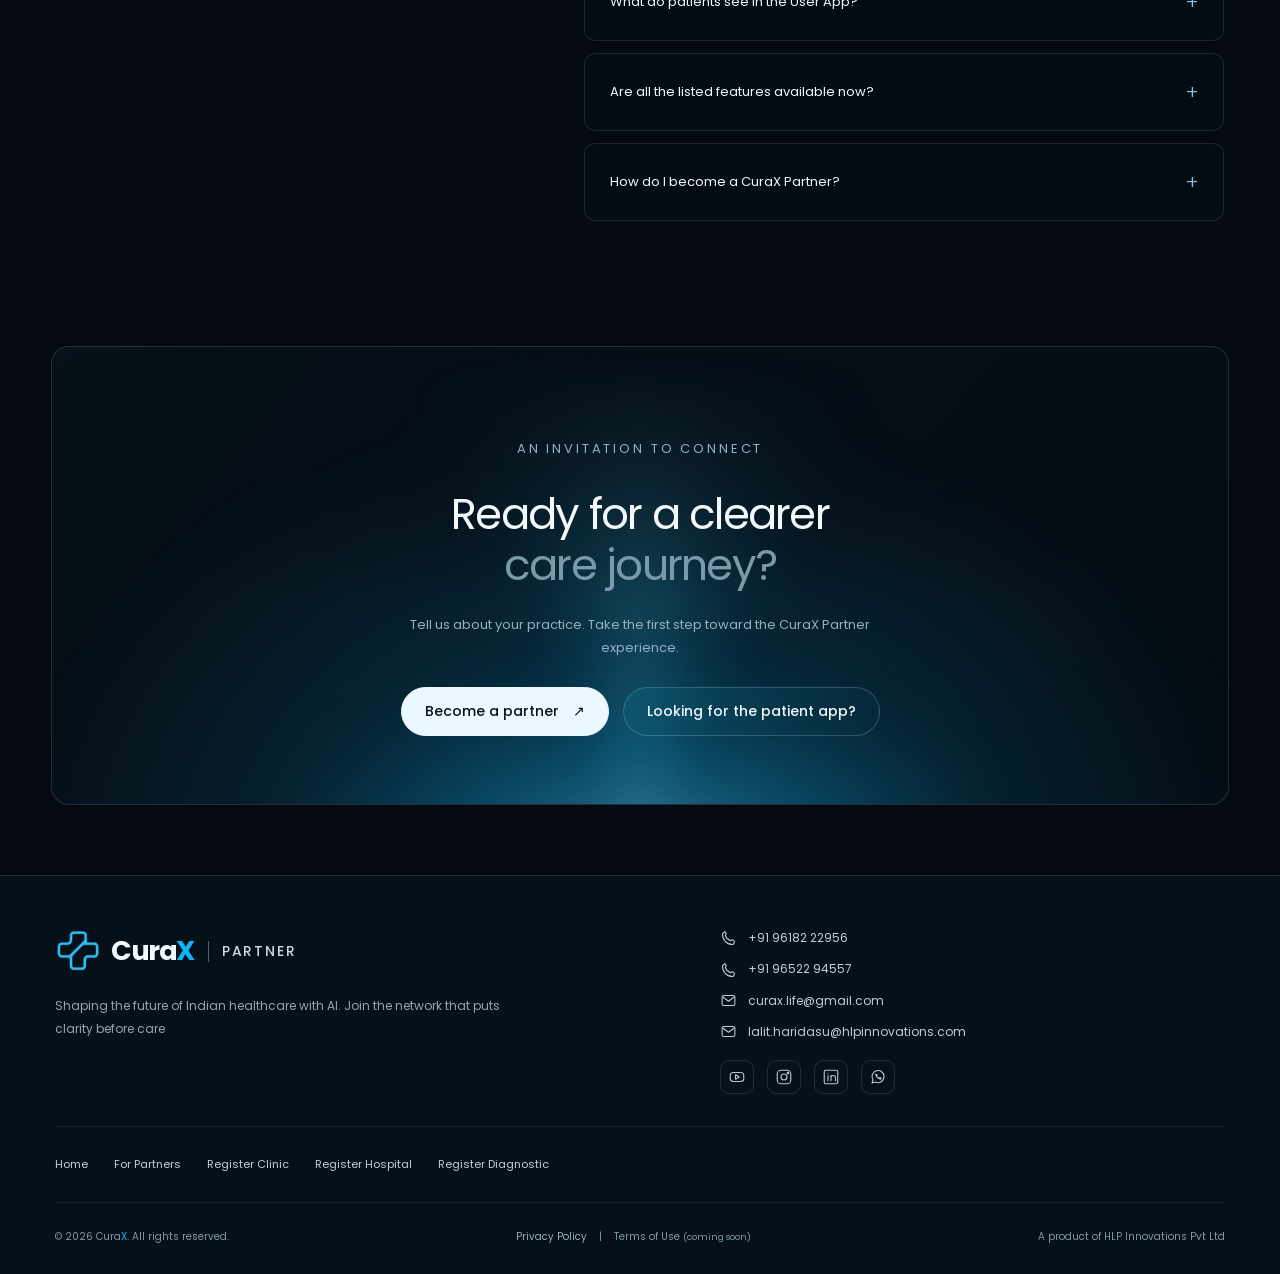
<file: partners.html>
<!DOCTYPE html>
<html lang="en">

<head>
    <meta charset="utf-8" />
    <meta name="viewport" content="width=device-width, initial-scale=1" />
    <meta name="theme-color" content="#040a10" />

    <title>CuraX Partner — Clarity before care</title>
    <link rel="icon" type="image/png" href="/assets/assets/curax-logo.png" />
    <link rel="shortcut icon" href="/assets/assets/curax-logo.png" />

    <meta name="description"
        content="Explore CuraX Partner for clinics, diagnostic centres and hospitals. Understand the planned provider workflow and request a partner invite. Hyderabad first." />

    <link href="https://fonts.googleapis.com" rel="preconnect" />
    <link href="https://fonts.gstatic.com" rel="preconnect" crossorigin="" />
    <link href="https://fonts.googleapis.com/css2?family=Poppins:wght@300;400;500;600;700&amp;display=swap"
        rel="stylesheet" />

    <link href="assets/css/partner.css" rel="stylesheet" />
    <link href="assets/css/partner-lighting.css" rel="stylesheet" />
    <link href="assets/css/rotating-hero.css" rel="stylesheet" />
    <link href="assets/css/cursor-glow.css" rel="stylesheet" />
    <link href="assets/css/footer.css" rel="stylesheet" />
    <link href="assets/css/partner-signin-glow.css" rel="stylesheet" />

    <link as="image" fetchpriority="high" href="assets/assets/curax-partner-canyon-doctors.webp" rel="preload" />

    <!-- SEO and social sharing metadata -->
    <link href="https://www.curax.life/partners.html" rel="canonical" />
    <meta name="robots" content="index, follow" />
    <meta property="og:type" content="website" />
    <meta property="og:site_name" content="CuraX" />
    <meta property="og:title" content="CuraX Partner — Clarity Before Care" />
    <meta property="og:description"
        content="Explore CuraX Partner for clinics, diagnostic centres and hospitals. Understand the planned provider workflow and request a partner invite. Hyderabad first." />
    <meta property="og:url" content="https://www.curax.life/partners.html" />
    <meta property="og:image" content="https://www.curax.life/assets/assets/curax-glass-alpha.webp" />
    <meta property="og:image:alt" content="CuraX brand logo" />
    <meta name="twitter:card" content="summary" />
</head>

<body>
    <a class="skip" href="#why">Skip to partner information</a>

    <!-- Shared SVG icons -->
    <svg aria-hidden="true" height="0" width="0" style="position:absolute">
        <defs>
            <symbol id="i-clinic" viewBox="0 0 24 24">
                <path d="M4 21V5h16v16M8 21v-5h8v5M9 10h6m-3-3v6M2 21h20"></path>
            </symbol>
            <symbol id="i-shield" viewBox="0 0 24 24">
                <path d="m12 3 8 3v6c0 5-8 9-8 9s-8-4-8-9V6Zm-4 9 3 3 5-6"></path>
            </symbol>
            <symbol id="i-calendar" viewBox="0 0 24 24">
                <rect height="16" rx="3" width="18" x="3" y="5"></rect>
                <path d="M7 3v4m10-4v4M3 10h18m-14 5h3m4 0h3"></path>
            </symbol>
            <symbol id="i-record" viewBox="0 0 24 24">
                <path d="M14 3H5v18h14V8Zm0 0v5h5M8 12h8m-8 4h6"></path>
            </symbol>
            <symbol id="i-payment" viewBox="0 0 24 24">
                <rect height="14" rx="3" width="18" x="3" y="5"></rect>
                <path d="M3 10h18M7 15h4m5 0h2"></path>
            </symbol>
            <symbol id="i-chart" viewBox="0 0 24 24">
                <path d="M4 3v17h17M8 16v-5m5 5V7m5 9v-8"></path>
            </symbol>
            <symbol id="i-team" viewBox="0 0 24 24">
                <circle cx="9" cy="8" r="3"></circle>
                <path d="M3 20v-2a6 6 0 0 1 12 0v2m3-15a3 3 0 0 1 0 6m2 9v-2a6 6 0 0 0-3-5"></path>
            </symbol>
            <symbol id="i-lab" viewBox="0 0 24 24">
                <path d="M9 3h6m-5 0v7l-6 9a1.5 1.5 0 0 0 1.3 2h13.4a1.5 1.5 0 0 0 1.3-2l-6-9V3M7 15h10"></path>
            </symbol>
            <symbol id="i-hospital" viewBox="0 0 24 24">
                <path d="M7 21V3h10v18M3 21V9h4m10 0h4v12M1 21h22M10 7h4m-2-2v4m-2 12v-5h4v5M10 12h1m2 0h1"></path>
            </symbol>
            <symbol id="i-leaf" viewBox="0 0 24 24">
                <path d="M4 20C2 6 12 3 21 3c0 13-5 19-13 14M4 21l12-12"></path>
            </symbol>
            <symbol id="i-public" viewBox="0 0 24 24">
                <path d="m3 9 9-6 9 6H3m2 3v7m5-7v7m4-7v7m5-7v7M3 21h18"></path>
            </symbol>
            <symbol id="i-care" viewBox="0 0 24 24">
                <path d="M12 21S3 15 3 8a4 4 0 0 1 9-2 4 4 0 0 1 9 2c0 7-9 13-9 13Zm-3-9h6m-3-3v6"></path>
            </symbol>
            <symbol id="i-arrow" viewBox="0 0 24 24">
                <path d="M4 12h16m-6-6 6 6-6 6"></path>
            </symbol>
        </defs>
    </svg>

    <!-- Navigation -->
    <header class="nav" id="nav">
        <a aria-label="CuraX home" class="brand" href="index.html">
            <img alt="" src="assets/assets/curax-logo.png" width="1254" height="1254" />
            <span class="wordmark">Cura<span>X</span></span>
            <span class="partner-label">Partner</span>
        </a>

        <button aria-controls="partner-navigation" aria-expanded="false" aria-label="Open navigation" class="nav-toggle"
            type="button">
            <svg aria-hidden="true" class="icon" viewBox="0 0 24 24">
                <path d="M5 7h14M5 12h14M5 17h14"></path>
            </svg>
        </button>

        <nav aria-label="Partner navigation" class="nav-links" id="partner-navigation">
            <a href="#features">Our services</a>
            <a href="#process">How it works</a>
            <a href="#why">Why CuraX?</a>
            <a class="for-users" href="index.html#home">For users</a>
            <button class="button cx-signin-glow" type="button">
                Partner Sign In
                <span aria-hidden="true">↗</span>
            </button>
        </nav>
    </header>

    <main>
        <!-- Partner Hero -->
        <section aria-labelledby="partner-title" class="hero cx-partner-hero" data-curax-hero="" id="partner-home">
            <div aria-hidden="true" class="landscape cx-hero-landscape" data-hero-landscape="">
                <canvas aria-hidden="true" class="live-wallpaper"></canvas>
            </div>

            <div class="hero-grid cx-hero-grid">
                <div class="hero-copy cx-hero-copy" data-hero-copy="">
                    <p class="cx-hero-eyebrow" data-hero-enter="eyebrow">
                        <span aria-hidden="true" class="cx-hero-status"></span>
                        CuraX Partner · INVITE ONLY
                    </p>


                    <h1 class="cx-hero-title" data-hero-title="" id="partner-title">

                        <span class="cx-sr-only">
                            One platform. More possibilities.
                        </span>

                        <span aria-hidden="true" class="cx-title-visual">

                            <!-- Fixed first line -->
                            <span class="cx-title-first" data-hero-enter="first">

                                <span data-fit-static="">
                                    One platform.
                                </span>

                            </span>

                            <!-- Fixed More + rotating word -->
                            <span class="cx-more-line" data-hero-enter="second">

                                <span class="cx-hero-prefix" data-word-prefix="">
                                    More
                                </span>

                                <span class="cx-word-window" data-word-window="">

                                    <!-- Invisible words for width measurement -->
                                    <span class="cx-word-sizer" data-word-sizer="">

                                        <span>possibilities.</span>
                                        <span>opportunity.</span>
                                        <span>connections.</span>
                                        <span>efficiency.</span>
                                        <span>clarity.</span>
                                        <span>growth.</span>
                                        <span>confidence.</span>
                                        <span>visibility.</span>
                                        <span>potential.</span>

                                    </span>

                                    <!-- Visible current word -->
                                    <span class="cx-word-slot cx-word-current" data-word-current="">
                                        possibilities.
                                    </span>

                                    <!-- Next word sliding upward -->
                                    <span class="cx-word-slot cx-word-next" data-word-next="">
                                        opportunity.
                                    </span>

                                </span>

                            </span>

                        </span>

                    </h1>


                    <p class="cx-hero-lead" data-hero-enter="description">
                        A connected future for clinics, diagnostic
                        centres and hospitals.
                    </p>

                    <!-- Corrected Hero Actions -->
                    <div class="hero-actions cx-hero-actions" data-hero-enter="actions">
                        <a class="button primary cx-hero-button cx-hero-primary"
                            href="https://bookings.cloud.microsoft/book/CuraXPartnerSupport1@hlpinnovations.com/?ismsaljsauthenabled"
                            target="_blank" rel="noopener noreferrer">
                            Become a partner
                            <span aria-hidden="true">↗</span>
                        </a>

                        <a class="button cx-hero-button" href="#">
                            Partner Sign In
                        </a>
                    </div>

                    <p class="availability cx-hero-note" data-hero-enter="note">
                        See how CuraX connects every side of care—from
                        the front desk to the patient's home.
                    </p>
                </div>

                <div class="hero-visual entrance cx-hero-visual">
                    <img alt="Illustrative healthcare team wearing CuraX-branded apparel, blended into the canyon background"
                        class="partner-doctors cx-hero-team" fetchpriority="high" height="960"
                        src="assets/assets/curax-partner-canyon-doctors.webp" width="1440" />

                    <div class="visual-caption">
                        <span>
                            <strong>Your practice. More connected.</strong>
                            One patient journey. Both sides of care.
                        </span>
                        <span>
                            CLARITY<br />BEFORE CARE.
                        </span>
                    </div>
                </div>
            </div>

            <div class="hero-tail cx-hero-tail">
                <span>FOR THOSE PROVIDING CARE</span>

                <div class="motion-controls cx-hero-motion">
                    <button aria-label="Pause rotating headline" aria-pressed="false" class="cx-hero-motion-button"
                        data-hero-toggle="" hidden="" type="button">
                        Pause headline
                    </button>
                </div>
            </div>
        </section>

        <!-- Platform Principles -->
        <section aria-label="Platform principles" class="section rail">
            <div class="rail-item reveal">
                <svg aria-hidden="true" class="icon">
                    <use href="#i-shield"></use>
                </svg>
                <span>
                    Verification before<br />
                    patient-facing publication
                </span>
            </div>

            <div class="rail-item reveal" style="--delay:70ms">
                <svg aria-hidden="true" class="icon">
                    <use href="#i-team"></use>
                </svg>
                <span>
                    Patient and provider<br />
                    workflows, connected
                </span>
            </div>

            <div class="rail-item reveal" style="--delay:140ms">
                <svg aria-hidden="true" class="icon">
                    <use href="#i-clinic"></use>
                </svg>
                <span>
                    Hyderabad-first<br />
                    partner onboarding
                </span>
            </div>

            <div class="rail-item reveal" style="--delay:210ms">
                <svg aria-hidden="true" class="icon">
                    <use href="#i-record"></use>
                </svg>
                <span>
                    Permissions and consent<br />
                    by design
                </span>
            </div>
        </section>

        <div aria-hidden="true" class="rule"></div>

        <!-- Why CuraX -->
        <section aria-labelledby="why-title" class="section why" id="why">
            <div class="why-grid">
                <div class="reveal">
                    <p class="eyebrow">01 / Why CuraX?</p>

                    <h2 id="why-title">
                        Go beyond being found.<br />
                        <span class="dim">
                            Make care easier to follow.
                        </span>
                    </h2>

                    <ul class="benefit-list">
                        <li>
                            Help patients understand your approved
                            services, fees and visit options.
                        </li>
                        <li>
                            Connect enquiries, bookings and visit
                            preparation in a clearer journey.
                        </li>
                        <li>
                            Bring the people involved in care
                            onto a shared workflow.
                        </li>
                        <li>
                            Keep records and follow-up connected
                            to the right patient and care event.
                        </li>
                        <li>
                            Build your digital presence around
                            verified information.
                        </li>
                    </ul>
                </div>

                <div class="workflow-preview reveal" style="--delay:160ms">
                    <div class="preview-top">
                        <span>CuraX Partner</span>
                        <span>Illustrative preview</span>
                    </div>

                    <div class="preview-facility">
                        <svg aria-hidden="true" class="icon">
                            <use href="#i-clinic"></use>
                        </svg>

                        <div>
                            <h3>Your facility workspace</h3>
                            <p>A branch. A team. One connected view.</p>
                        </div>
                    </div>

                    <div class="preview-rows">
                        <div class="preview-row">
                            <span>Facility details</span>
                            <b>Entered by partner</b>
                        </div>

                        <div class="preview-row">
                            <span>Credentials &amp; catalogue</span>
                            <b>Review required</b>
                        </div>

                        <div class="preview-row">
                            <span>Patient-facing profile</span>
                            <b class="muted">Awaiting approval</b>
                        </div>
                    </div>

                    <p class="preview-caption">
                        What your team enters and what patients see are
                        connected through CuraX review and publication controls.
                    </p>

                    <div class="preview-float">
                        <svg aria-hidden="true" class="icon">
                            <use href="#i-shield"></use>
                        </svg>
                        Approved details. Clearer decisions.
                    </div>
                </div>
            </div>
        </section>

        <div aria-hidden="true" class="rule"></div>

        <!-- How It Works -->
        <section aria-labelledby="process-title" class="section" id="process">
            <div class="section-head reveal">
                <div>
                    <p class="eyebrow">02 / How it works</p>

                    <h2 id="process-title">
                        A clearer start.<br />
                        <span class="dim">Three considered steps.</span>
                    </h2>
                </div>

                <p>
                    Begin with an invite request.<br />
                    Verification and activation follow when
                    your facility is ready.
                </p>
            </div>

            <div class="steps">
                <article class="step reveal">
                    <span aria-hidden="true" class="step-number">01</span>
                    <h3>Sign up</h3>
                    <p>
                        Tell us about your facility, category and city.
                        Request a CuraX Partner invite with your contact details.
                    </p>
                    <span class="step-meta">
                        Your facility → Your request
                    </span>
                </article>

                <article class="step reveal" style="--delay:100ms">
                    <span aria-hidden="true" class="step-number">02</span>
                    <h3>Get verified</h3>
                    <p>
                        Complete the required profile and credential checks.
                        CuraX reviews the information intended for patients.
                    </p>
                    <span class="step-meta">
                        Review → Controlled publication
                    </span>
                </article>

                <article class="step reveal" style="--delay:200ms">
                    <span aria-hidden="true" class="step-number">03</span>
                    <h3>Start growing</h3>
                    <p>
                        Prepare your services, team and availability.
                        Go live once your branch is approved and its
                        workflows are enabled.
                    </p>
                    <span class="step-meta">
                        Approved profile → Enabled services
                    </span>
                </article>
            </div>
        </section>

        <div aria-hidden="true" class="rule"></div>

        <!-- Provider Experience -->
        <section aria-labelledby="features-title" class="section" id="features">
            <div class="section-head reveal">
                <div>
                    <p class="eyebrow">
                        03 / The provider experience
                    </p>

                    <h2 id="features-title">
                        Built around your practice.<br />
                        <span class="dim">
                            Connected to the patient.
                        </span>
                    </h2>
                </div>

                <p>
                    Planned workflow areas for CuraX Partner.
                    Feature availability will be confirmed during onboarding.
                </p>
            </div>

            <div class="features">
                <article class="feature reveal">
                    <svg aria-hidden="true" class="icon">
                        <use href="#i-calendar"></use>
                    </svg>
                    <h3>Appointments &amp; visits</h3>
                    <p>
                        Configure services and availability.
                        Help patients understand the next step
                        before a confirmed visit.
                    </p>
                </article>

                <article class="feature reveal" style="--delay:70ms">
                    <svg aria-hidden="true" class="icon">
                        <use href="#i-chart"></use>
                    </svg>
                    <h3>Practice insights</h3>
                    <p>
                        Develop a clearer view of booking activity
                        and operational trends as the relevant
                        workflows are enabled.
                    </p>
                </article>

                <article class="feature reveal" style="--delay:140ms">
                    <svg aria-hidden="true" class="icon">
                        <use href="#i-payment"></use>
                    </svg>
                    <h3>Payments linked to care</h3>
                    <p>
                        Connect applicable payment states to a
                        booking, case or accepted estimate,
                        with clear patient-facing terms.
                    </p>
                </article>

                <article class="feature reveal">
                    <svg aria-hidden="true" class="icon">
                        <use href="#i-record"></use>
                    </svg>
                    <h3>Records &amp; follow-up</h3>
                    <p>
                        Support the flow of appropriate records
                        into the patient's journey, with access
                        governed by consent and role.
                    </p>
                </article>

                <article class="feature reveal" style="--delay:70ms">
                    <svg aria-hidden="true" class="icon">
                        <use href="#i-clinic"></use>
                    </svg>
                    <h3>Discovery &amp; visibility</h3>
                    <p>
                        Present approved facility, doctor and
                        service information so patients can
                        understand and compare care options.
                    </p>
                </article>

                <article class="feature reveal" style="--delay:140ms">
                    <svg aria-hidden="true" class="icon">
                        <use href="#i-team"></use>
                    </svg>
                    <h3>Your team. The right access.</h3>
                    <p>
                        Define who manages your facility and its
                        workflows. Design access around the
                        responsibilities of each role.
                    </p>
                </article>
            </div>

            <p class="status-note">
                <span aria-hidden="true" class="status-dot"></span>
                Product direction · Planned. These descriptions
                do not imply that every workflow is currently available.
            </p>

            <div class="publication reveal">
                <div>
                    <small>Partner</small>
                    <h3>Your team enters the details.</h3>
                    <p>
                        Facility profile, doctors, services,
                        fees and availability.
                    </p>
                </div>

                <div>
                    <small>CuraX</small>
                    <h3>Review before publication.</h3>
                    <p>
                        Verification, validation, permissions
                        and approval controls.
                    </p>
                </div>

                <div>
                    <small>User App</small>
                    <h3>Patients see approved information.</h3>
                    <p>
                        Clearer discovery, preparation and
                        care decisions.
                    </p>
                </div>
            </div>
        </section>

        <div aria-hidden="true" class="rule"></div>

        <!-- Who Can Join -->
        <section aria-labelledby="facilities-title" class="section" id="facilities">
            <div class="section-head reveal">
                <div>
                    <p class="eyebrow">04 / Who can join</p>

                    <h2 id="facilities-title">
                        Different facilities.<br />
                        <span class="dim">
                            One connected direction.
                        </span>
                    </h2>
                </div>

                <p>
                    Clinics, diagnostics and hospitals are the
                    initial focus. Other categories are subject
                    to rollout and verification requirements.
                </p>
            </div>

            <div class="facility-grid">
                <button class="facility-card reveal" data-category="Clinic" data-invite="" type="button">
                    <svg aria-hidden="true" class="icon">
                        <use href="#i-clinic"></use>
                    </svg>
                    <strong>Doctors &amp; clinics</strong>
                    <span>Independent practices &amp; polyclinics</span>
                </button>

                <button class="facility-card reveal" data-category="Diagnostic" data-invite="" type="button">
                    <svg aria-hidden="true" class="icon">
                        <use href="#i-lab"></use>
                    </svg>
                    <strong>Diagnostic centres</strong>
                    <span>Labs, imaging &amp; integrated centres</span>
                </button>

                <button class="facility-card reveal" data-category="Hospital" data-invite="" type="button">
                    <svg aria-hidden="true" class="icon">
                        <use href="#i-hospital"></use>
                    </svg>
                    <strong>Hospitals</strong>
                    <span>General &amp; specialty facilities</span>
                </button>

                <button class="facility-card reveal" data-category="AYUSH" data-invite="" type="button">
                    <svg aria-hidden="true" class="icon">
                        <use href="#i-leaf"></use>
                    </svg>
                    <strong>AYUSH</strong>
                    <span>Register interest for later rollout</span>
                </button>

                <button class="facility-card reveal" data-category="Public Health Facility" data-invite=""
                    type="button">
                    <svg aria-hidden="true" class="icon">
                        <use href="#i-public"></use>
                    </svg>
                    <strong>Public health</strong>
                    <span>Register institutional interest</span>
                </button>

                <button class="facility-card reveal" data-category="Ancillary &amp; Support Service" data-invite=""
                    type="button">
                    <svg aria-hidden="true" class="icon">
                        <use href="#i-care"></use>
                    </svg>
                    <strong>Care support services</strong>
                    <span>Ancillary &amp; support facilities</span>
                </button>
            </div>
        </section>

        <div aria-hidden="true" class="rule"></div>

        <!-- Frequently Asked Questions -->
        <section aria-labelledby="faq-title" class="section" id="faq">
            <div class="faq-grid">
                <div class="reveal">
                    <p class="eyebrow">05 / A few answers</p>

                    <h2 id="faq-title">
                        Clarity,<br />
                        <span class="dim">before you begin.</span>
                    </h2>

                    <p class="faq-intro">
                        Understand the partner journey, who can
                        join and what patients will see.
                    </p>
                </div>

                <div class="faq-list reveal" style="--delay:130ms">
                    <details open>
                        <summary>
                            How does CuraX help my practice?
                        </summary>
                        <p>
                            CuraX is being built to connect discovery
                            with the workflows that follow: enquiries,
                            bookings, visit preparation, payments,
                            records and follow-up. Availability will
                            depend on your facility and the enabled
                            product scope.
                        </p>
                    </details>

                    <details>
                        <summary>
                            How long does onboarding take?
                        </summary>
                        <p>
                            The timeline depends on your category,
                            profile completeness, required documents
                            and verification. The team will confirm
                            the next steps and expected timeline
                            after reviewing your request.
                        </p>
                    </details>

                    <details>
                        <summary>
                            Can an independent doctor join?
                        </summary>
                        <p>
                            Independent doctors can express interest
                            through their clinic or practice.
                            The facility and practitioner information
                            intended for patients must meet the
                            applicable verification requirements.
                        </p>
                    </details>

                    <details>
                        <summary>
                            What do patients see in the User App?
                        </summary>
                        <p>
                            Patients see the approved projection
                            of your facility, doctor and service
                            information. Entering or changing
                            details in Partner does not automatically
                            publish them to the User App.
                        </p>
                    </details>

                    <details>
                        <summary>
                            Are all the listed features available now?
                        </summary>
                        <p>
                            No. The workflow areas shown here describe
                            the planned provider experience.
                            Current availability, activation and
                            applicable commercial terms will be
                            confirmed during onboarding.
                        </p>
                    </details>

                    <details>
                        <summary>
                            How do I become a CuraX Partner?
                        </summary>
                        <p>
                            Request an invite with your facility
                            and contact details. The current form
                            prepares an email for you to review
                            and send to the CuraX team. It does
                            not create a provider account.
                        </p>
                    </details>
                </div>
            </div>
        </section>

        <!-- Final Invitation -->
        <section aria-labelledby="finale-title" class="finale reveal">
            <p class="eyebrow">An invitation to connect</p>

            <h2 id="finale-title">
                Ready for a clearer<br />
                <span class="dim">care journey?</span>
            </h2>

            <p>
                Tell us about your practice. Take the first
                step toward the CuraX Partner experience.
            </p>

            <div class="finale-actions">
                <a class="button primary"
                    href="https://bookings.cloud.microsoft/book/CuraXPartnerSupport1@hlpinnovations.com/?ismsaljsauthenabled"
                    target="_blank" rel="noopener noreferrer">
                    Become a partner
                    <span aria-hidden="true">↗</span>
                </a>

                <a class="button" href="index.html#download">
                    Looking for the patient app?
                </a>
            </div>
        </section>
    </main>

    <!-- Footer -->
    <footer aria-label="CuraX footer" class="legacy-footer">
        <div class="legacy-footer-inner">
            <div class="legacy-footer-primary">
                <div class="legacy-footer-about">
                    <a aria-label="CuraX Partner home" class="legacy-footer-brand" href="index.html">
                        <img alt="" height="46" loading="lazy" src="assets/assets/curax-logo.png" width="46" />

                        <span>
                            Cura<span class="legacy-footer-x">X</span>
                        </span>

                        <span class="legacy-footer-partner">
                            PARTNER
                        </span>
                    </a>

                    <p class="legacy-footer-tagline">
                        Shaping the future of Indian healthcare with AI.
                        Join the network that puts clarity before care
                    </p>
                </div>

                <div aria-label="Contact details" class="legacy-footer-contact">
                    <a href="tel:+919618222956">
                        <svg aria-hidden="true" class="legacy-footer-icon" fill="none" stroke="currentColor"
                            stroke-linecap="round" stroke-linejoin="round" stroke-width="1.5" viewBox="0 0 24 24">
                            <path
                                d="M6.4 3.5 9 6.4 7.4 9c1.2 3.3 4.2 6.3 7.6 7.6l2.5-1.6 3 2.6-1.1 3.3c-.2.6-.7 1-1.4 1-7.9 0-14.5-6.5-14.5-14.5 0-.6.4-1.2 1-1.4Z">
                            </path>
                        </svg>
                        <span>+91 96182 22956</span>
                    </a>

                    <a href="tel:+919652294557">
                        <svg aria-hidden="true" class="legacy-footer-icon" fill="none" stroke="currentColor"
                            stroke-linecap="round" stroke-linejoin="round" stroke-width="1.5" viewBox="0 0 24 24">
                            <path
                                d="M6.4 3.5 9 6.4 7.4 9c1.2 3.3 4.2 6.3 7.6 7.6l2.5-1.6 3 2.6-1.1 3.3c-.2.6-.7 1-1.4 1-7.9 0-14.5-6.5-14.5-14.5 0-.6.4-1.2 1-1.4Z">
                            </path>
                        </svg>
                        <span>+91 96522 94557</span>
                    </a>

                    <a href="mailto:curax.life@gmail.com">
                        <svg aria-hidden="true" class="legacy-footer-icon" fill="none" stroke="currentColor"
                            stroke-linecap="round" stroke-linejoin="round" stroke-width="1.5" viewBox="0 0 24 24">
                            <rect height="14" rx="2" width="18" x="3" y="5"></rect>
                            <path d="m4 7 8 6 8-6"></path>
                        </svg>
                        <span>curax.life@gmail.com</span>
                    </a>

                    <a href="mailto:lalit.haridasu@hlpinnovations.com">
                        <svg aria-hidden="true" class="legacy-footer-icon" fill="none" stroke="currentColor"
                            stroke-linecap="round" stroke-linejoin="round" stroke-width="1.5" viewBox="0 0 24 24">
                            <rect height="14" rx="2" width="18" x="3" y="5"></rect>
                            <path d="m4 7 8 6 8-6"></path>
                        </svg>
                        <span>lalit.haridasu@hlpinnovations.com</span>
                    </a>

                    <div aria-label="CuraX social media" class="legacy-footer-socials">
                        <a aria-label="CuraX on YouTube" href="https://www.youtube.com/@CuraX_India"
                            rel="noopener noreferrer" target="_blank">
                            <svg aria-hidden="true" class="legacy-footer-icon" fill="none" stroke="currentColor"
                                stroke-linecap="round" stroke-linejoin="round" stroke-width="1.5" viewBox="0 0 24 24">
                                <rect height="12" rx="4" width="18" x="3" y="6"></rect>
                                <path d="m10 9 5 3-5 3z"></path>
                            </svg>
                        </a>

                        <a aria-label="CuraX on Instagram" href="https://www.instagram.com/curax_india/"
                            rel="noopener noreferrer" target="_blank">
                            <svg aria-hidden="true" class="legacy-footer-icon" fill="none" stroke="currentColor"
                                stroke-linecap="round" stroke-linejoin="round" stroke-width="1.5" viewBox="0 0 24 24">
                                <rect height="18" rx="5" width="18" x="3" y="3"></rect>
                                <circle cx="12" cy="12" r="4"></circle>
                                <circle cx="17.3" cy="6.8" r="1"></circle>
                            </svg>
                        </a>

                        <a href="https://www.linkedin.com/showcase/curaxlife/" target="_blank" rel="noopener noreferrer"
                            class="legacy-footer-social" aria-label="Visit CuraX on LinkedIn"
                            title="Visit CuraX on LinkedIn">
                            <svg aria-hidden="true" class="legacy-footer-icon" fill="none" stroke="currentColor"
                                stroke-linecap="round" stroke-linejoin="round" stroke-width="1.5" viewBox="0 0 24 24">
                                <rect height="18" rx="2" width="18" x="3" y="3"></rect>
                                <path d="M8 10v7M8 7v.1M12 17v-7m0 3a3 3 0 0 1 6 0v4"></path>
                            </svg>
                        </a>

                        <a aria-label="Message CuraX on WhatsApp"
                            href="https://wa.me/919618222956?text=Hello%20I%20am%20interested%20in%20your%20services"
                            rel="noopener noreferrer" target="_blank">
                            <svg aria-hidden="true" class="legacy-footer-icon" fill="none" stroke="currentColor"
                                stroke-linecap="round" stroke-linejoin="round" stroke-width="1.5" viewBox="0 0 24 24">
                                <path d="M20 11.5a8 8 0 0 1-11.6 7.2L4 20l1.3-4.3A8 8 0 1 1 20 11.5Z"></path>
                                <path d="M9 9c1 3 3 5 6 6l1.2-1.2-2-1-1 1c-1.6-.7-2.6-1.7-3.3-3.3l1-1-2-1z"></path>
                            </svg>
                        </a>
                    </div>
                </div>
            </div>

            <nav aria-label="Footer navigation" class="legacy-footer-navigation">
                <a href="index.html">Home</a>
                <a href="partners.html">For Partners</a>
                <a href="partners.html#facilities">Register Clinic</a>
                <a href="partners.html#facilities">Register Hospital</a>
                <a href="partners.html#facilities">Register Diagnostic</a>
            </nav>

            <div class="legacy-footer-bottom">
                <p>
                    © 2026 Cura<span class="legacy-footer-x">X</span>.
                    All rights reserved.
                </p>

                <div class="legacy-footer-legal">
                    <a data-footer-privacy="" href="index.html#privacy">
                        Privacy Policy
                    </a>
                    <span aria-hidden="true">|</span>
                    <span title="Terms page not provided">
                        Terms of Use <small>(coming soon)</small>
                    </span>
                </div>

                <p class="legacy-footer-company">
                    A product of HLP Innovations Pvt Ltd
                </p>
            </div>
        </div>
    </footer>

    <!-- Back to top -->
    <button aria-label="Back to top" class="back-top" hidden="" type="button">
        <svg aria-hidden="true" class="icon" viewBox="0 0 24 24">
            <path d="m6 13 6-6 6 6M12 7v12"></path>
        </svg>
    </button>

    <!-- Existing invitation dialog -->
    <dialog aria-labelledby="invite-title" id="partner-invite">
        <button aria-label="Close invite request" class="close-dialog" type="button">
            ×
        </button>

        <div class="invite-head">
            <p class="eyebrow">
                CuraX Partner · Request an invite
            </p>

            <h2 id="invite-title">
                Let's begin with<br />your facility.
            </h2>

            <p>
                Share your facility and contact details.
                Prepare a request for the CuraX team to review.
            </p>
        </div>

        <p class="dialog-foot">
            Facility verification and publication are separate steps.
            Need help?
            <a href="mailto:curaxapp@gmail.com">Contact CuraX</a>.
        </p>
    </dialog>

    <!-- JavaScript -->
    <script src="assets/js/site-config.js"></script>
    <script src="assets/js/live-wallpaper.js"></script>
    <script src="assets/js/partner.js"></script>
    <script src="assets/js/cursor-glow.js"></script>
    <script src="assets/js/partner-hero.js?v=4"></script>
</body>

</html>
</file>
<file: assets/css/home.css>
/* 01 · Foundations */
:root {
    color-scheme: dark;
    --black: #040a10;
    --ink: #f3f7f9;
    --muted: #9aa9b2;
    --cyan: #00b4d8;
    --brand-cyan: #0eb4f6;
    --hair: rgba(206, 236, 246, .14);
    --ease: cubic-bezier(.22, 1, .36, 1)
}

* {
    box-sizing: border-box
}

html {
    scroll-behavior: smooth;
    scroll-padding-top: 110px
}

body {
    margin: 0;
    background: var(--black);
    color: var(--ink);
    font-family: Poppins, Arial, sans-serif;
    -webkit-font-smoothing: antialiased
}

a {
    color: inherit;
    text-decoration: none
}

button,
input {
    font: inherit
}

button,
a,
input {
    -webkit-tap-highlight-color: transparent
}

button {
    cursor: pointer
}

::selection {
    background: #00b4d84d;
    color: white
}

button:focus-visible,
a:focus-visible,
input:focus-visible {
    outline: 2px solid #77e6fc;
    outline-offset: 6px
}

[hidden] {
    display: none !important
}

.skip {
    position: fixed;
    z-index: 100;
    top: 14px;
    left: 14px;
    background: white;
    color: #03090e;
    padding: 12px 18px;
    transform: translateY(-150%)
}

.skip:focus {
    transform: none
}

.sr-only {
    position: absolute;
    width: 1px;
    height: 1px;
    padding: 0;
    margin: -1px;
    overflow: hidden;
    clip: rect(0, 0, 0, 0);
    white-space: nowrap;
    border: 0
}

svg {
    display: block
}

.icon {
    width: 20px;
    height: 20px;
    fill: none;
    stroke: currentColor;
    stroke-width: 1.4;
    stroke-linecap: round;
    stroke-linejoin: round
}

/* 02 · Ambient backdrop. Grain is a static SVG, never an animated layer. */
.hero {
    position: relative;
    min-height: 840px;
    height: 100svh;
    isolation: isolate;
    overflow: hidden;
    background: radial-gradient(ellipse at 50% 25%, #0c3646 0, #081723 40%, #03070a 80%)
}

.landscape {
    position: absolute;
    inset: -6% 0 -4%;
    background: url('../assets/cyan-canyon-4k.webp') center 48%/cover no-repeat;
    z-index: -3;
    transform: translate3d(0, var(--bg-y, 0px), 0) scale(1.035);
    will-change: transform
}

.hero:before {
    content: '';
    position: absolute;
    inset: 0;
    z-index: -2;
    background: linear-gradient(180deg, rgba(1, 6, 12, .24), rgba(1, 7, 12, .14) 35%, rgba(1, 7, 12, .35) 75%, #040a10), radial-gradient(ellipse at center, transparent 20%, rgba(0, 4, 8, .25) 80%)
}

.grain {
    position: absolute;
    inset: 0;
    z-index: -1;
    pointer-events: none;
    opacity: .045;
    background-image: url("data:image/svg+xml,%3Csvg viewBox='0 0 180 180' xmlns='http://www.w3.org/2000/svg'%3E%3Cfilter id='n'%3E%3CfeTurbulence type='fractalNoise' baseFrequency='.83' numOctaves='3' stitchTiles='stitch'/%3E%3C/filter%3E%3Crect width='100%25' height='100%25' opacity='.6' filter='url(%23n)'/%3E%3C/svg%3E")
}

/* Exact 3840 x 2160 enhanced wallpaper; lighter full-composition export on small screens. */
@media(max-width:760px) {
    .landscape {
        background-image: url('../assets/cyan-canyon-hd.webp')
    }
}

/* Live wallpaper stays registered to the original image and behind all content. */
.live-wallpaper {
    position: absolute;
    inset: 0;
    width: 100%;
    height: 100%;
    pointer-events: none
}

.wallpaper-toggle {
    display: block;
    margin: 10px 0 0 auto;
    padding: 5px 0;
    border: 0;
    border-bottom: 1px solid #a6dbea30;
    background: none;
    color: #a8c3cf;
    font-size: 8px;
    letter-spacing: .06em;
    line-height: 1.5;
    transition: color .3s
}

.wallpaper-toggle:hover {
    color: #d1f5ff
}

.wallpaper-toggle:disabled {
    opacity: .55;
    cursor: default
}

@media(prefers-reduced-motion:reduce) {
    .live-wallpaper {
        display: none
    }
}

/* 03 · Quiet, persistent navigation */
.nav {
    position: fixed;
    z-index: 20;
    top: 0;
    left: 0;
    right: 0;
    display: flex;
    justify-content: space-between;
    align-items: center;
    height: 98px;
    padding: 0 clamp(24px, 4.5vw, 86px);
    transition: height .65s var(--ease), background .65s, backdrop-filter .65s;
    border-bottom: 1px solid transparent
}

.nav.scrolled {
    height: 76px;
    background: rgba(3, 10, 17, .72);
    backdrop-filter: blur(18px);
    -webkit-backdrop-filter: blur(18px);
    border-color: rgba(255, 255, 255, .06)
}

.brand {
    display: flex;
    align-items: center;
    gap: 12px;
    font-size: 26px;
    font-weight: 700;
    letter-spacing: -.055em
}

.brand .brand-symbol {
    width: 35px;
    height: 35px;
    color: var(--brand-cyan);
    transition: width .6s, height .6s
}

.nav.scrolled .brand .brand-symbol {
    width: 25px;
    height: 25px
}

.nav-right {
    display: flex;
    align-items: center;
    gap: 34px;
    font-size: 15px;
    font-weight: 500;
    letter-spacing: .04em;
    color: #ccd8df
}

.nav-right a {
    transition: color .3s
}

.nav-right a:hover {
    color: #76e4fc
}

.nav-action {
    padding: 11px 19px;
    border: 1px solid rgba(255, 255, 255, .25);
    border-radius: 30px;
    background: rgba(255, 255, 255, .025);
    backdrop-filter: blur(10px)
}

.nav-right .nav-action:hover {
    color: white;
    border-color: rgba(0, 180, 216, .6);
    background: rgba(0, 180, 216, .09)
}

/* 04 · Hero and embossed brand mark */
.hero-content {
    position: absolute;
    left: 0;
    right: 0;
    top: 50%;
    margin-top: 6px;
    padding: 0 24px;
    text-align: center;
    transform: translate3d(0, calc(-50% + var(--hero-y, 0px)), 0) scale(var(--hero-scale, 1));
    opacity: var(--hero-opacity, 1);
    will-change: transform, opacity;
    transform-origin: center
}

.hero-meta {
    display: flex;
    justify-content: center;
    align-items: center;
    gap: 9px;
    margin: 0 0 30px;
    font-size: clamp(12px, 1vw, 15px);
    line-height: 1.6;
    letter-spacing: .22em;
    font-weight: 400;
    color: #bed1da;
    text-transform: uppercase
}

.status-dot {
    width: 5px;
    height: 5px;
    background: #87e8ff;
    border-radius: 50%;
    box-shadow: 0 0 12px rgba(0, 180, 216, .7)
}

.glass-logo,
.logo-slot {
    position: relative;
    display: grid;
    place-items: center;
    width: clamp(112px, 11.5vw, 178px);
    height: clamp(112px, 11.5vw, 178px);
    margin: 0 auto 17px;
    perspective: 700px
}

.glass-logo:before {
    position: absolute;
    content: '';
    inset: 15%;
    border-radius: 50%;
    background: #00b4d824;
    filter: blur(32px)
}

.logo-tilt {
    position: relative;
    width: 100%;
    height: 100%;
    transform: rotateX(var(--rx, 0deg)) rotateY(var(--ry, 0deg));
    transition: transform .9s var(--ease)
}

.glass-logo svg {
    width: 100%;
    height: 100%;
    overflow: visible;
    filter: drop-shadow(0 10px 16px #001821) drop-shadow(0 0 20px #0acbea28);
    animation: float 10s ease-in-out infinite
}

.glass-logo.hover svg {
    animation-play-state: paused
}

/* Composite directly against the canyon, outside the text's isolated transform layer. */
.hero>.glass-logo {
    position: absolute;
    margin: 0;
    mix-blend-mode: normal;
    pointer-events: none;
    z-index: 1
}

.hero>.glass-logo:before {
    display: none
}

.hero-content {
    z-index: 2
}

.original-logo {
    background: none;
    border: 0;
    box-shadow: none;
    position: absolute;
    left: 50%;
    top: 50%;
    width: 112%;
    height: 112%;
    transform: translate(-50%, -50%);
    pointer-events: none
}

.original-logo img {
    position: absolute;
    inset: 0;
    display: block;
    width: 100%;
    height: 100%;
    object-fit: contain
}

/* Actual alpha transparency needs no backdrop mask or blend mode. */
.brand-symbol {
    object-fit: contain;
    background: none
}

.supplied-logo {
    animation: float 10s ease-in-out infinite;
    filter: drop-shadow(0 0 12px #0acbea20)
}

.nav-toggle {
    display: none;
    align-items: center;
    justify-content: center;
    width: 42px;
    height: 42px;
    border: 1px solid #ffffff26;
    border-radius: 50%;
    background: #06162266;
    color: #e7f8ff;
    backdrop-filter: blur(10px)
}

.nav-toggle .icon {
    width: 18px;
    height: 18px
}

@media(max-width:760px) {
    .nav-toggle {
        display: flex
    }

    .nav-right {
        display: none !important
    }

    .nav-right.is-open {
        display: flex !important;
        position: absolute;
        top: calc(100% - 5px);
        left: 23px;
        right: 23px;
        flex-direction: column;
        align-items: stretch;
        gap: 0;
        padding: 14px;
        border: 1px solid #c8efff26;
        border-radius: 16px;
        background: #071725f5;
        backdrop-filter: blur(20px);
        -webkit-backdrop-filter: blur(20px);
        box-shadow: 0 20px 50px #0005
    }

    .nav-right.is-open>a {
        display: block !important;
        padding: 14px 16px;
        font-size: 15px
    }

    .nav-right.is-open .nav-action {
        margin-top: 5px;
        text-align: center
    }
}


h1 {
    font-size: clamp(92px, 14vw, 216px);
    font-weight: 700;
    line-height: .98;
    letter-spacing: -.065em;
    margin: 0;
    text-indent: 0;
    color: #f6fafc;
    text-shadow: 0 1px 30px rgba(0, 0, 0, .12)
}

.subtitle {
    font-size: clamp(15px, 1.3vw, 21px);
    font-weight: 400;
    letter-spacing: .32em;
    text-indent: .32em;
    line-height: 1.6;
    margin: 34px 0 37px;
    color: #e1eef3
}

.signup {
    max-width: 470px;
    margin: 0 auto
}

.email-shell {
    display: flex;
    align-items: center;
    gap: 8px;
    min-height: 62px;
    padding: 7px 8px 7px 22px;
    background: linear-gradient(120deg, rgba(213, 245, 255, .07), rgba(13, 40, 52, .1));
    border: 1px solid rgba(230, 248, 255, .27);
    border-radius: 50px;
    backdrop-filter: blur(12px);
    -webkit-backdrop-filter: blur(12px);
    box-shadow: inset 0 1px 0 rgba(255, 255, 255, .04), 0 12px 40px rgba(0, 0, 0, .12);
    transition: border-color .3s, box-shadow .3s
}

.email-shell:focus-within {
    border-color: #78dfef80;
    box-shadow: 0 0 0 3px #00b4d80c
}

.email-shell .icon {
    width: 17px;
    height: 17px;
    color: #a9c1cc;
    flex-shrink: 0
}

.email-shell input {
    width: 100%;
    min-width: 0;
    border: 0;
    color: white;
    outline: 0;
    background: transparent;
    font-size: 12px;
    padding: 8px 4px
}

.email-shell input::placeholder {
    color: #b7c4cc
}

.email-shell input:focus-visible {
    outline: 0
}

.subscribe {
    flex-shrink: 0;
    min-height: 46px;
    border: 0;
    border-radius: 30px;
    padding: 0 26px;
    color: #061016;
    background: #f3f8fa;
    font-size: 11px;
    font-weight: 600;
    transition: background .4s, box-shadow .4s, transform .4s var(--ease)
}

.subscribe:hover {
    background: #54dbf3;
    box-shadow: 0 0 26px #00b4d844;
    transform: translateY(-1px)
}

.subscribe:active {
    transform: scale(.97)
}

.consent {
    display: flex;
    align-items: flex-start;
    justify-content: center;
    gap: 7px;
    max-width: 440px;
    margin: 15px auto 0;
    font-size: 9px;
    color: #b0c2cc;
    line-height: 1.6;
    letter-spacing: .015em
}

.consent input {
    width: 11px;
    height: 11px;
    margin: 2px 0 0;
    accent-color: #00b4d8;
    cursor: pointer;
    flex-shrink: 0
}

.text-button {
    padding: 0;
    border: 0;
    background: none;
    color: inherit;
    text-decoration: underline;
    text-underline-offset: 3px;
    font: inherit
}

.form-status {
    font-size: 11px;
    line-height: 1.7;
    color: #abedfc;
    margin: 12px auto 0;
    max-width: 430px
}

.fine-note {
    font-size: 9px;
    color: #9fb3bf;
    margin: 13px 0 0;
    letter-spacing: .035em
}

.hero-bottom {
    position: absolute;
    bottom: 34px;
    left: clamp(24px, 4.5vw, 86px);
    right: clamp(24px, 4.5vw, 86px);
    display: flex;
    align-items: center;
    justify-content: space-between;
    color: #879fae;
    font-size: 9px;
    letter-spacing: .11em
}

.hero-bottom .coordinate {
    font-size: 9px;
    letter-spacing: .16em;
    color: #a4bac8
}

.scroll-cue {
    display: flex;
    flex-direction: column;
    align-items: center;
    gap: 15px;
    font-size: 8px;
    letter-spacing: .28em;
    color: #a3b9c7
}

.scroll-cue .line {
    height: 28px;
    width: 1px;
    background: linear-gradient(180deg, #c8f4ff90, transparent)
}

.hero-bottom .edition {
    text-align: right;
    color: #8ea4b1;
    line-height: 1.8
}

/* Wordmark: Poppins and reference cyan in both hero and header. */
.wordmark {
    white-space: nowrap
}

.brand-x {
    color: var(--brand-cyan)
}

/* 05 · Slow reveals, generous editorial space */
.section {
    max-width: 1256px;
    margin: 0 auto;
    padding: 150px 56px
}

.eyebrow {
    font-size: 9px;
    font-weight: 400;
    letter-spacing: .28em;
    text-transform: uppercase;
    color: #76c5d9;
    margin: 0 0 36px;
    display: flex;
    align-items: center;
    gap: 16px
}

.eyebrow:before {
    content: '';
    width: 24px;
    height: 1px;
    background: #61bfd559
}

h2 {
    font-size: clamp(34px, 4.1vw, 60px);
    font-weight: 400;
    line-height: 1.18;
    letter-spacing: -.035em;
    margin: 0;
    color: #eff6f9
}

.dim {
    color: #72909f
}

.vision {
    padding-top: 164px;
    padding-bottom: 164px;
    display: grid;
    grid-template-columns: 1.35fr 1fr;
    gap: 120px;
    align-items: center
}

.vision .body-copy {
    max-width: 330px;
    font-size: 13px;
    line-height: 2;
    color: #9aafbc;
    margin: 0 0 28px
}

.subtle-link {
    display: inline-flex;
    align-items: center;
    gap: 14px;
    font-size: 10px;
    color: #d9e9ee;
    letter-spacing: .03em
}

.subtle-link .icon {
    width: 18px;
    height: 18px;
    transition: transform .4s var(--ease)
}

.subtle-link:hover .icon {
    transform: translateX(5px)
}

.line-rule {
    height: 1px;
    max-width: 1144px;
    margin: auto;
    background: linear-gradient(90deg, transparent, #769eac24, transparent)
}

.ecosystem {
    padding-top: 130px;
    padding-bottom: 144px
}

.section-heading {
    display: flex;
    justify-content: space-between;
    align-items: flex-end;
    gap: 40px;
    margin-bottom: 60px
}

.section-heading .eyebrow {
    margin-bottom: 24px
}

.section-heading>p {
    max-width: 220px;
    font-size: 11px;
    color: #7993a3;
    line-height: 1.8;
    margin-bottom: 8px
}

.glass-grid {
    display: grid;
    grid-template-columns: 1fr 1fr;
    gap: 22px
}

.glass-card {
    position: relative;
    padding: 42px 40px 38px;
    min-height: 328px;
    border: 1px solid var(--hair);
    background: linear-gradient(145deg, rgba(55, 119, 141, .07), rgba(7, 25, 37, .14));
    backdrop-filter: blur(10px);
    -webkit-backdrop-filter: blur(10px);
    border-radius: 4px;
    overflow: hidden;
    transition: border-color .6s, background .6s, transform .6s var(--ease)
}

.glass-card:before {
    content: '';
    position: absolute;
    pointer-events: none;
    top: 0;
    left: 0;
    right: 0;
    height: 1px;
    background: linear-gradient(90deg, transparent, #d9fbff26, transparent)
}

.glass-card:hover {
    border-color: #8acade3d;
    background: linear-gradient(145deg, rgba(55, 119, 141, .105), rgba(7, 25, 37, .18));
    transform: translateY(-5px)
}

.card-top {
    display: flex;
    align-items: center;
    justify-content: space-between;
    margin-bottom: 54px
}

.card-top .icon {
    width: 26px;
    height: 26px;
    color: #7dccdf;
    stroke-width: 1.15
}

.card-tag {
    font-size: 8px;
    letter-spacing: .23em;
    color: #7f98a5;
    text-transform: uppercase
}

.glass-card h3 {
    font-size: 25px;
    font-weight: 400;
    letter-spacing: -.03em;
    margin: 0 0 17px
}

.glass-card p {
    max-width: 355px;
    font-size: 12px;
    line-height: 1.9;
    color: #92a9b7;
    margin: 0
}

.card-bottom {
    display: flex;
    align-items: center;
    gap: 12px;
    margin-top: 29px;
    color: #9bb2c0;
    font-size: 9px
}

.card-bottom span+span:before {
    content: '·';
    padding-right: 12px;
    color: #517381
}

/* 06 · Finale and footer */
.invitation {
    position: relative;
    text-align: center;
    padding: 154px 24px 160px;
    overflow: hidden
}

.invitation:before {
    content: '';
    position: absolute;
    pointer-events: none;
    left: 25%;
    right: 25%;
    bottom: -130px;
    height: 350px;
    background: radial-gradient(ellipse, #07485a24, transparent 70%);
    filter: blur(25px)
}

.invitation .eyebrow {
    justify-content: center;
    margin-bottom: 26px
}

.invitation .eyebrow:before {
    display: none
}

.invitation h2 {
    font-size: clamp(36px, 4.7vw, 68px);
    font-weight: 400;
    line-height: 1.2
}

.invitation p {
    max-width: 360px;
    margin: 25px auto 36px;
    font-size: 12px;
    line-height: 1.9;
    color: #8ca5b4
}

.invitation>a {
    display: inline-flex;
    align-items: center;
    gap: 22px;
    padding: 15px 26px;
    border: 1px solid #8eacba35;
    border-radius: 40px;
    background: #ffffff04;
    font-size: 11px;
    transition: border-color .4s, background .4s
}

.invitation>a:hover {
    border-color: #72d1e563;
    background: #00b4d811
}

.invitation .icon {
    width: 15px;
    height: 15px
}

.location {
    font-size: 9px;
    letter-spacing: .2em;
    color: #628493;
    margin-top: 45px
}

footer {
    max-width: calc(100% - 112px);
    margin: 0 auto;
    min-height: 104px;
    padding: 28px 0;
    border-top: 1px solid #9bbec71c;
    display: flex;
    justify-content: space-between;
    align-items: center;
    gap: 30px;
    font-size: 9px;
    color: #718995;
    letter-spacing: .02em
}

.footer-links {
    display: flex;
    align-items: center;
    gap: 18px
}

.footer-links>span {
    width: 1px;
    height: 10px;
    background: #9bbec738
}

.footer-links button {
    color: inherit
}

.socials {
    display: flex;
    align-items: center;
    gap: 21px
}

.socials a {
    color: #98adb8;
    transition: color .4s, filter .4s
}

.socials a:hover {
    color: #8ce7fa;
    filter: drop-shadow(0 0 6px #00b4d8aa)
}

.socials .icon {
    width: 15px;
    height: 15px
}

.footer-copy {
    color: #5e7988
}

.back-top {
    position: fixed;
    right: 28px;
    bottom: 28px;
    z-index: 19;
    border: 1px solid #ffffff24;
    width: 40px;
    height: 40px;
    display: grid;
    place-items: center;
    border-radius: 50%;
    background: #0a1a2580;
    backdrop-filter: blur(10px);
    color: #c6e3ed
}

.back-top .icon {
    width: 15px;
    height: 15px
}

/* 07 · Motion and accessible dialogs */
.entrance {
    animation: arrive 1.2s cubic-bezier(.25, .65, .3, 1) both
}

.hero-meta {
    animation-delay: .08s
}

.glass-logo {
    animation-delay: .2s
}

h1.entrance {
    animation-delay: .32s
}

.subtitle {
    animation-delay: .48s
}

.signup {
    animation-delay: .62s
}

.hero-bottom {
    animation-delay: .95s
}

.js-reveals .reveal {
    opacity: 0;
    translate: 0 28px;
    transition: opacity 1.25s var(--ease), translate 1.25s var(--ease);
    transition-delay: var(--delay, 0ms)
}

.js-reveals .reveal.visible {
    opacity: 1;
    translate: 0 0
}

@keyframes arrive {
    from {
        opacity: 0;
        translate: 0 18px;
        scale: .95
    }

    to {
        opacity: 1;
        translate: 0 0;
        scale: 1
    }
}

@keyframes float {

    0%,
    100% {
        transform: translateY(0) rotateY(-5deg) rotateX(3deg)
    }

    50% {
        transform: translateY(-9px) rotateY(5deg) rotateX(-3deg)
    }
}

dialog {
    color: #d9e9ef;
    background: linear-gradient(140deg, #10232df5, #060e17fa);
    border: 1px solid #bbecff2e;
    border-radius: 12px;
    padding: 38px;
    max-width: 480px;
    width: calc(100% - 40px);
    box-shadow: 0 30px 90px #0009;
    backdrop-filter: blur(20px)
}

dialog::backdrop {
    background: #000b;
    backdrop-filter: blur(5px)
}

dialog h2 {
    font-size: 29px;
    margin-right: 25px
}

dialog p {
    font-size: 12px;
    line-height: 1.9;
    color: #acbec8
}

dialog a {
    text-decoration: underline;
    text-underline-offset: 3px
}

.close-dialog {
    position: absolute;
    right: 15px;
    top: 15px;
    border: 0;
    background: none;
    color: #b2c8d3;
    font-size: 24px;
    width: 32px;
    height: 32px
}

.dialog-note {
    padding-top: 14px;
    border-top: 1px solid #ffffff14
}

/* 08 · Responsive composition */
@media(min-width:1700px) {
    .hero-content {
        margin-top: 12px
    }

    .hero-meta {
        margin-bottom: 40px
    }

    .subtitle {
        margin-top: 40px;
        margin-bottom: 42px
    }
}

@media(max-width:900px) {
    .nav {
        height: 82px;
        padding-inline: 28px
    }

    .nav-right {
        gap: 25px
    }

    .hero {
        min-height: 810px
    }

    .hero-content {
        margin-top: 16px
    }

    .glass-logo,
    .logo-slot {
        width: 130px;
        height: 130px
    }

    h1 {
        font-size: clamp(110px, 18vw, 165px)
    }

    .section {
        padding: 110px 36px
    }

    .vision {
        gap: 55px
    }

    .section-heading>p {
        max-width: 190px
    }

    .glass-card {
        padding: 30px;
        min-height: 324px
    }

    .card-top {
        margin-bottom: 45px
    }

    .glass-card h3 {
        font-size: 23px
    }

    .invitation {
        padding: 130px 24px
    }

    footer {
        max-width: calc(100% - 72px);
        flex-wrap: wrap;
        gap: 24px
    }

    .footer-copy {
        margin-left: auto
    }
}

@media(max-width:600px) {
    .nav {
        height: 76px;
        padding: 0 23px
    }

    .brand {
        font-size: 23px;
        gap: 8px
    }

    .brand .brand-symbol {
        width: 30px;
        height: 30px
    }

    .nav-right {
        gap: 17px;
        font-size: 10px
    }

    .nav-action {
        padding: 10px 15px
    }

    .hero {
        height: 100svh;
        min-height: 740px;
        max-height: 1050px
    }

    .landscape {
        background-position: 50% 48%;
        inset: -3% -36%;
        opacity: .85
    }

    .hero-content {
        padding-inline: 25px;
        margin-top: 3px
    }

    .hero-meta {
        font-size: 11px;
        letter-spacing: .16em;
        margin-bottom: 27px
    }

    .glass-logo,
    .logo-slot {
        width: 124px;
        height: 124px;
        margin-bottom: 22px
    }

    h1 {
        font-size: clamp(88px, 24vw, 146px);
        letter-spacing: -.065em
    }

    .subtitle {
        font-size: 12px;
        letter-spacing: .22em;
        text-indent: .22em;
        margin: 29px 0 35px
    }

    .email-shell {
        min-height: 58px;
        padding: 5px 6px 5px 16px;
        gap: 6px
    }

    .subscribe {
        min-height: 46px;
        padding: 0 20px;
        font-size: 10px
    }

    .email-shell input {
        font-size: 11px
    }

    .email-shell .icon {
        width: 15px
    }

    .consent {
        font-size: 8px;
        max-width: 340px
    }

    .fine-note {
        font-size: 8px
    }

    .hero-bottom {
        left: 23px;
        right: 23px;
        bottom: 24px;
        font-size: 7px
    }

    .hero-bottom .coordinate {
        font-size: 7px;
        letter-spacing: .08em
    }

    .hero-bottom .edition {
        font-size: 7px
    }

    .scroll-cue {
        font-size: 7px;
        gap: 11px;
        letter-spacing: .2em
    }

    .scroll-cue .line {
        height: 24px
    }

    .section {
        padding: 90px 25px
    }

    .vision {
        display: block
    }

    .vision h2 {
        font-size: 40px
    }

    .vision .body-copy {
        margin: 32px 0 23px;
        max-width: 100%;
        font-size: 12px
    }

    .eyebrow {
        font-size: 8px;
        margin-bottom: 27px
    }

    .section-heading {
        display: block;
        margin-bottom: 35px
    }

    .section-heading h2 {
        font-size: 35px
    }

    .section-heading>p {
        max-width: 300px;
        margin: 20px 0 0
    }

    .glass-grid {
        grid-template-columns: 1fr;
        gap: 18px
    }

    .glass-card {
        padding: 30px 28px;
        min-height: 292px
    }

    .card-top {
        margin-bottom: 39px
    }

    .card-tag {
        font-size: 7px
    }

    .glass-card h3 {
        font-size: 25px
    }

    .glass-card p {
        font-size: 12px
    }

    .card-bottom {
        margin-top: 24px
    }

    .invitation {
        padding: 100px 25px 105px
    }

    .invitation h2 {
        font-size: 39px
    }

    .invitation p {
        font-size: 11px
    }

    .location {
        font-size: 8px;
        margin-top: 36px
    }

    footer {
        max-width: calc(100% - 50px);
        padding: 30px 0;
        gap: 26px;
        font-size: 8px
    }

    .footer-links {
        gap: 14px
    }

    .socials {
        margin-left: auto;
        gap: 17px
    }

    .footer-copy {
        width: 100%;
        margin: 0;
        line-height: 1.9
    }

    .back-top {
        right: 17px;
        bottom: 17px;
        width: 36px;
        height: 36px
    }

    dialog {
        padding: 30px
    }
}

@media(max-width:360px) {
    .hero {
        min-height: 720px
    }

    .hero-content {
        padding-inline: 18px
    }

    .email-shell {
        padding-left: 11px
    }

    .subscribe {
        padding-inline: 16px
    }

    .nav {
        padding-inline: 18px
    }

    .nav-right {
        gap: 12px
    }

    .vision h2 {
        font-size: 36px
    }
}

@supports not(backdrop-filter:blur(10px)) {
    .email-shell {
        background: #11242eeb
    }

    .glass-card {
        background: #0b1924
    }

    .nav.scrolled {
        background: #061019f5
    }
}

@media(prefers-reduced-motion:reduce) {
    html {
        scroll-behavior: auto
    }

    *,
    *:before,
    *:after {
        animation: none !important;
        transition: none !important
    }

    .landscape {
        transform: none
    }

    .hero-content {
        transform: translateY(-50%);
        opacity: 1
    }

    .logo-tilt {
        transform: none
    }

    .js-reveals .reveal {
        opacity: 1;
        translate: none
    }

    .glass-card:hover {
        transform: none
    }
}

/* Two distinct destinations: patient app below the hero; provider journey in the header. */
.app-downloads {
    margin: 0 auto 24px;
    max-width: 470px;
    animation-delay: .58s
}

.store-row {
    display: flex;
    justify-content: center;
    gap: 12px
}

.store-badge {
    display: flex;
    align-items: center;
    gap: 12px;
    min-width: 190px;
    min-height: 64px;
    padding: 11px 19px;
    text-align: left;
    border: 1px solid #ceeefb35;
    border-radius: 13px;
    background: linear-gradient(135deg, #d9f4ff10, #08243266);
    backdrop-filter: blur(12px);
    -webkit-backdrop-filter: blur(12px);
    transition: border-color .4s, background .4s, transform .4s var(--ease)
}

.store-badge:hover {
    border-color: #6de7fa80;
    background: #0e3d5080;
    transform: translateY(-2px)
}

.store-badge:active {
    transform: scale(.98)
}

.store-badge svg {
    width: 27px;
    height: 30px;
    flex-shrink: 0
}

.store-badge small {
    display: block;
    color: #abc5d1;
    font-size: 8px;
    letter-spacing: .08em;
    line-height: 1.6
}

.store-badge strong {
    display: block;
    font-size: 17px;
    font-weight: 500;
    letter-spacing: -.025em;
    line-height: 1.3;
    color: #f7fbff
}

.app-availability {
    margin: 11px 0 0;
    font-size: 10px;
    color: #adc7d4;
    letter-spacing: .025em
}

.hero {
    min-height: 940px
}

.subtitle {
    margin-bottom: 25px
}

.signup {
    max-width: 440px
}

.hero-meta {
    letter-spacing: .2em
}

.app-dialog-actions {
    display: flex;
    flex-wrap: wrap;
    gap: 10px;
    margin-top: 24px
}

.app-dialog-actions a {
    padding: 12px 18px;
    border: 1px solid #a2e5f840;
    border-radius: 30px;
    text-decoration: none;
    color: #e2f8ff;
    font-size: 12px
}

@media(max-width:600px) {
    .hero {
        min-height: 860px;
        max-height: none
    }

    .app-downloads {
        max-width: 355px;
        margin-bottom: 22px
    }

    .store-row {
        gap: 10px
    }

    .store-badge {
        min-width: 0;
        flex: 1;
        justify-content: center;
        gap: 9px;
        min-height: 59px;
        padding: 10px 11px
    }

    .store-badge svg {
        width: 23px;
        height: 26px
    }

    .store-badge strong {
        font-size: 14px
    }

    .store-badge small {
        font-size: 6.5px
    }

    .app-availability {
        font-size: 9px
    }

    .subtitle {
        margin-bottom: 23px
    }

    .nav-action {
        font-size: 13px
    }
}

@media(max-width:360px) {
    .store-badge {
        padding: 10px 8px;
        gap: 7px
    }

    .store-badge strong {
        font-size: 13px
    }

    .hero-meta {
        font-size: 10px
    }
}

/* =========================================================
   Responsive safeguards — CuraX User homepage
   ========================================================= */
html, body { max-width: 100%; }
.hero-content, .glass-grid, .glass-card, .app-downloads { min-width: 0; }
@media (max-width: 760px) {
    .hero { height: auto; min-height: max(740px, 100svh); max-height: none; }
    .hero-content { width: 100%; max-width: 100%; padding-inline: 16px; }
    .glass-grid { grid-template-columns: minmax(0, 1fr); }
    .store-row { max-width: 100%; }
}
@media (max-width: 420px) {
    .nav { padding-inline: 16px; }
    .hero-content { padding-inline: 12px; }
    .store-row { gap: 8px; }
    .store-badge { min-width: 0; padding-inline: 8px; }
    .store-badge strong { font-size: 12px; }
}


/* =========================================================
   Hide Vertical Scrollbar
   Keep Page Scrolling Functional
   ========================================================= */

html {
    scrollbar-width: none; /* Firefox */
    -ms-overflow-style: none; /* Legacy Edge / IE */
}

html::-webkit-scrollbar,
body::-webkit-scrollbar {
    display: none; /* Chrome, Safari, Edge */
    width: 0;
}

body {
    overflow-x: clip;
}
</file>
<file: assets/css/curax-dynamic-tagline.css>
/* =========================================================
   CuraX Hero - Three Column Dynamic Tagline
   ========================================================= */

.curax-rotating-tagline {
    display: grid;
    grid-template-columns: 1fr auto auto 1fr;
    align-items: center;

    width: 100%;
    margin: 10px auto auto 34px;
    padding: 0 8px 28px 8px;

    font-family: 'Poppins', sans-serif;
    font-size: 32px;
    font-weight: 400;
    line-height: 2;
    letter-spacing: 0.04em;

    color: #e1eef3;
}

/* Invisible balancing column */

.curax-tagline-balance {
    grid-column: 1;
    min-width: 0;
}

/* Stationary phrase */

.curax-tagline-fixed {
    grid-column: 2;
    justify-self: end;

    white-space: nowrap;
    line-height: 48px;
}

/* Animated phrase viewport */

.curax-tagline-window {
    grid-column: 3;
    justify-self: start;

    position: relative;
    display: block;

    height: 48px;
    min-width: 0;
    overflow: hidden;

    margin-left: 0.55em;
    line-height: 48px;
    text-align: left;
}

/* Animated text */

#curaxDynamicText {
    display: block;

    height: 48px;
    font-size: inherit;
    line-height: 48px;
    white-space: nowrap;

    color: #0eb4f6;
    opacity: 1;
    transform: translateY(0);
}

/* Exit upward */

#curaxDynamicText.curax-text-exit {
    animation: curax-text-exit 250ms ease-in both;
}

@keyframes curax-text-exit {
    from {
        transform: translateY(0);
        opacity: 1;
    }

    to {
        transform: translateY(-100%);
        opacity: 0;
    }
}

/* Enter from below */

#curaxDynamicText.curax-text-enter {
    animation: curax-text-enter 250ms ease-out both;
}

@keyframes curax-text-enter {
    from {
        transform: translateY(100%);
        opacity: 0;
    }

    to {
        transform: translateY(0);
        opacity: 1;
    }
}

/* Tablet */

@media (max-width: 1024px) {
    .curax-rotating-tagline {
        font-size: clamp(22px, 2.8vw, 32px);
    }

    .curax-tagline-fixed,
    .curax-tagline-window,
    #curaxDynamicText {
        line-height: 1.5;
    }

    .curax-tagline-window,
    #curaxDynamicText {
        height: 1.5em;
    }
}

/* Mobile */

@media (max-width: 768px) {
    .curax-rotating-tagline {
        grid-template-columns: minmax(0, 1fr);
        justify-items: center;
        row-gap: 4px;

        margin: 24px auto 28px;
        font-size: clamp(16px, 4vw, 22px);
    }

    .curax-tagline-balance {
        display: none;
    }

    .curax-tagline-fixed,
    .curax-tagline-window {
        grid-column: 1;
        justify-self: center;
        margin-left: 0;
    }

    .curax-tagline-window {
        max-width: calc(100vw - 24px);
        text-align: center;
    }

    #curaxDynamicText {
        text-align: center;
    }
}

/* Reduced motion */

@media (prefers-reduced-motion: reduce) {
    #curaxDynamicText.curax-text-exit,
    #curaxDynamicText.curax-text-enter {
        animation: none !important;
    }
}


/* Responsive tagline sizing; the text animation is unchanged. */
@media (max-width: 760px) {
    .curax-rotating-tagline { width: 100%; max-width: 100%; padding-inline: 10px; }
    .curax-tagline-window { max-width: calc(100vw - 28px); }
}
@media (max-width: 390px) {
    .curax-rotating-tagline { font-size: clamp(12px, 3.6vw, 15px); }
}
</file>
<file: assets/css/section-lighting.css>
/* =========================================================
   CuraX Section Lighting
   ========================================================= */

/* Light blends into each section, beneath its copy and controls. */

.vision {
    position: relative;
    isolation: isolate;
    overflow: hidden;
}

.vision:before,
.vision:after {
    content: '';
    position: absolute;
    pointer-events: none;
    z-index: -1;
}

.vision:before {
    inset: 0;
    background: radial-gradient(
        ellipse at 0% 62%,
        #0eb4f62e,
        transparent 68%
    );
    filter: blur(28px);
}

.vision:after {
    left: -16%;
    top: 8%;
    width: 92%;
    height: 90%;

    background: conic-gradient(
        from 55deg at 0% 65%,
        transparent 0deg,
        #39cfff0d 14deg,
        #69dcff21 26deg,
        #0eb4f60b 39deg,
        transparent 52deg
    );

    filter: blur(22px);

    mask-image: linear-gradient(
        90deg,
        #000,
        transparent 92%
    );

    -webkit-mask-image: linear-gradient(
        90deg,
        #000,
        transparent 92%
    );
}

/* =========================================================
   Invitation Lighting
   ========================================================= */

.invitation {
    isolation: isolate;
}

.invitation:before {
    left: -8%;
    right: -8%;
    bottom: -70px;
    height: 100%;

    background:
        conic-gradient(
            from -26deg at 50% 100%,
            transparent 0deg,
            #0eb4f612 10deg,
            #45d5ff30 26deg,
            #0eb4f612 42deg,
            transparent 52deg
        ),
        radial-gradient(
            ellipse at 50% 100%,
            #0eb4f647,
            transparent 65%
        );

    filter: blur(24px);
    z-index: -1;

    mask-image: linear-gradient(
        transparent,
        #000 48%
    );

    -webkit-mask-image: linear-gradient(
        transparent,
        #000 48%
    );
}

.invitation:after {
    content: '';
    position: absolute;
    pointer-events: none;
    z-index: -1;

    left: 18%;
    right: 18%;
    bottom: -105px;
    height: 240px;

    background: radial-gradient(
        ellipse at 50% 80%,
        #a3eeff66 0%,
        #0eb4f638 30%,
        transparent 70%
    );

    filter: blur(35px);
}

/* =========================================================
   Patient and Provider Cards
   Original appearance preserved
   ========================================================= */

.patient-card,
.provider-card {
    position: relative;
    isolation: isolate;
    overflow: visible;

    border-radius: 16px;
    border-color: #3fcaff42;

    background:
        radial-gradient(
            ellipse at var(--glow-x, 50%) var(--glow-y, 50%),
            #0eb4f60a,
            transparent 70%
        ),
        linear-gradient(
            145deg,
            #37778d12,
            #07192524
        );
}

/* Disable original background pseudo-elements */

.patient-card:before,
.provider-card:before {
    display: none;
}

/* Card hover backgrounds */

.patient-card:hover,
.patient-card:focus-within,
.provider-card:hover,
.provider-card:focus-within {
    border-color: #69dcff66;

    background:
        radial-gradient(
            ellipse at var(--glow-x, 50%) var(--glow-y, 50%),
            #0eb4f61b,
            transparent 70%
        ),
        linear-gradient(
            145deg,
            #37778d1b,
            #0719252e
        );
}

/* Keep all card content above the animated border */

.patient-card > :not(.card-pulse),
.provider-card > :not(.card-pulse) {
    position: relative;
    z-index: 1;
}

/* =========================================================
   Disable Previous SVG Border Glow
   ========================================================= */

.patient-card > .card-pulse,
.provider-card > .card-pulse {
    display: none !important;
}

/* =========================================================
   Shared Synchronized Glow
   Both cards use the same animation clock
   ========================================================= */

/* Register an inheritable angle property */

@property --ecosystem-glow-angle {
    syntax: "<angle>";
    initial-value: 0deg;
    inherits: true;
}

/* Animate the common parent only */

.glass-grid {
    animation: curax-shared-card-glow 4s linear infinite;
}

/* Single animation shared by both cards */

@keyframes curax-shared-card-glow {
    from {
        --ecosystem-glow-angle: 0deg;
    }

    to {
        --ecosystem-glow-angle: 360deg;
    }
}

/* =========================================================
   CSS-Only Glowing Borders
   Same visual language as Sign In and Store buttons
   ========================================================= */

.patient-card::after,
.provider-card::after {
    content: "";

    position: absolute;
    inset: -2px;

    border-radius: inherit;
    padding: 2px;

    pointer-events: none;
    z-index: 2;

    background: conic-gradient(
        from var(--ecosystem-glow-angle),

        transparent 0deg,
        transparent 225deg,

        #098dff55 250deg,
        #098dff 300deg,
        #0eb4f6 330deg,

        transparent 360deg
    );

    /* Mask everything except the border */

    -webkit-mask:
        linear-gradient(#000 0 0) content-box,
        linear-gradient(#000 0 0);

    -webkit-mask-composite: xor;

    mask:
        linear-gradient(#000 0 0) content-box,
        linear-gradient(#000 0 0);

    mask-composite: exclude;

    filter:
        drop-shadow(0 0 4px #0eb4f6b3)
        drop-shadow(0 0 10px #008aff70);
}

/* =========================================================
   Mirrored Movement
   ========================================================= */

/* Patient card - clockwise */

.patient-card::after {
    transform: none;
}

/* Provider card - mirrored counterclockwise */

.provider-card::after {
    transform: scaleX(-1);
    transform-origin: center;
}

/* =========================================================
   Hover Glow
   ========================================================= */

.patient-card:hover::after,
.patient-card:focus-within::after,
.provider-card:hover::after,
.provider-card:focus-within::after {
    filter:
        drop-shadow(0 0 6px #36ccff)
        drop-shadow(0 0 16px #008aff99);
}

/* =========================================================
   Card Actions
   ========================================================= */

.card-actions {
    display: flex;
    justify-content: space-between;
    align-items: center;
    gap: 16px;
    margin-top: 24px;
}

.pulse-control {
    border: 0;
    border-bottom: 1px solid #7acfe52e;
    padding: 5px 0;

    background: none;
    color: #9cb9c7;

    font-size: 9px;
    line-height: 1.5;
}

.pulse-control:hover {
    color: #bcf1ff;
}

.pulse-control:disabled {
    opacity: 0.6;
    cursor: default;
}

/* =========================================================
   Mobile Responsive Lighting
   ========================================================= */

@media (max-width: 600px) {

    .vision:after {
        left: -28%;
        width: 128%;
        height: 85%;
    }

    .invitation:before {
        left: -30%;
        right: -30%;
    }

    .invitation:after {
        left: 8%;
        right: 8%;
    }
}

/* =========================================================
   Reduced Motion Accessibility
   ========================================================= */

@media (prefers-reduced-motion: reduce) {

    .glass-grid {
        animation: none !important;
    }

    .patient-card::after,
    .provider-card::after {
        filter: none;
    }

    .patient-card:hover,
    .provider-card:hover {
        transform: none;
    }
}
</file>
<file: assets/css/cursor-glow.css>
/* Pointer decoration only: the native cursor and page hit targets stay intact. */
.cx-cursor-layer{position:fixed;inset:0;width:100vw;height:100vh;max-width:none;max-height:none;margin:0;padding:0;border:0;background:transparent;overflow:hidden;pointer-events:none!important;z-index:2147483646;opacity:0;transition:opacity .18s;contain:strict}
.cx-cursor-layer::backdrop{background:transparent;pointer-events:none!important}
.cx-cursor-layer.cx-cursor-visible{opacity:1}
.cx-cursor-ring,.cx-cursor-dot,.cx-cursor-trail,.cx-cursor-ripple{position:absolute;top:0;left:0;pointer-events:none;will-change:transform}
.cx-cursor-orbit{width:34px;height:34px;border:1px solid #50cfff85;border-radius:50%;background:radial-gradient(circle,#0eb4f610,transparent 70%);box-shadow:0 0 17px #0eb4f633,inset 0 0 9px #0eb4f612;transform:translate(-50%,-50%);transition:width .25s,height .25s,border-color .25s,background .25s,box-shadow .25s}
.cx-cursor-hot .cx-cursor-orbit{width:52px;height:52px;border-color:#a5edffc7;background:radial-gradient(circle,#0eb4f61a,transparent 70%);box-shadow:0 0 24px #0eb4f64d,inset 0 0 12px #0eb4f624}
.cx-cursor-dot:before{content:'';display:block;width:3px;height:3px;border-radius:50%;background:#b5f1ff;box-shadow:0 0 7px #49d5ff;transform:translate(-50%,-50%)}
.cx-cursor-trail{width:5px;height:5px;margin:-2.5px 0 0 -2.5px;border-radius:50%;background:#35caff;box-shadow:0 0 7px #0eb4f666;opacity:0}
.cx-cursor-ripple-wave{width:32px;height:32px;border:1px solid #75dfff;border-radius:50%;box-shadow:0 0 13px #0eb4f659;transform:translate(-50%,-50%);opacity:0}
.cursor-toggle{padding:0;border:0;background:none;font:inherit;color:inherit;letter-spacing:inherit;line-height:inherit;text-align:left}
.cursor-toggle:hover{color:#b8efff}
@media(prefers-reduced-motion:reduce){.cx-cursor-layer{display:none!important}}
@media(any-hover:none){.cx-cursor-layer{display:none!important}}
</file>
<file: assets/css/store-glow.css>
/* =========================================================
   Store badges - use the same glow style as Sign In
   ========================================================= */

/* Hide the old SVG glow completely */
.store-badge > .store-glow-border {
    display: none !important;
}

/* Apply the same CSS-only glow treatment */
@property --store-glow-angle {
    syntax: "<angle>";
    initial-value: 0deg;
    inherits: false;
}

.store-badge {
    position: relative;
    isolation: isolate;
    overflow: visible;
    border-radius: 13px;
}

/* Same glow style as Sign In */
.store-badge::after {
    content: "";
    position: absolute;
    inset: -2px;
    border-radius: inherit;
    padding: 2px;
    pointer-events: none;
    z-index: 2;

    background: conic-gradient(
        from var(--store-glow-angle),
        transparent 0deg,
        transparent 225deg,
        #098dff55 250deg,
        #098dff 300deg,
        #0eb4f6 330deg,
        transparent 360deg
    );

    -webkit-mask:
        linear-gradient(#000 0 0) content-box,
        linear-gradient(#000 0 0);
    -webkit-mask-composite: xor;

    mask:
        linear-gradient(#000 0 0) content-box,
        linear-gradient(#000 0 0);
    mask-composite: exclude;

    filter:
        drop-shadow(0 0 4px #0eb4f6b3)
        drop-shadow(0 0 10px #008aff70);

    animation: curax-store-signin-glow 4s linear infinite;
}

/* Hover/focus same as Sign In */
.store-badge:hover::after,
.store-badge:focus-visible::after {
    filter:
        drop-shadow(0 0 6px #36ccff)
        drop-shadow(0 0 16px #008aff99);
}

@keyframes curax-store-signin-glow {
    from {
        --store-glow-angle: 0deg;
    }

    to {
        --store-glow-angle: 360deg;
    }
}

@media (prefers-reduced-motion: reduce) {
    .store-badge::after {
        animation: none !important;
    }
}
</file>
<file: assets/css/user-site-glow.css>
/* =========================================================
   CuraX User Website - Shared Cyan Glow
   ========================================================= */

:root {
    --curax-glow-color: #098dff;
    --curax-glow-bright: #0eb4f6;
    --curax-glow-duration: 5s;
}

/* =========================================================
   Patient and Provider Cards
   Reuse existing SVG border animation
   ========================================================= */

/* Longer trail, matching download buttons */

.patient-card .pulse-trail,
.provider-card .pulse-trail {
    stroke: var(--curax-glow-color);
    stroke-width: 2;
    stroke-dasharray: 30 70;
    animation-duration: var(--curax-glow-duration);
}

/* Remove separate bright glowing head */

.patient-card .pulse-head,
.provider-card .pulse-head {
    display: none;
}

/* Preserve glow around rounded card border */

.patient-card .card-pulse,
.provider-card .card-pulse {
    filter:
        drop-shadow(0 0 4px #0eb4f6b3)
        drop-shadow(0 0 10px #008aff70);
}

/* Keep original synchronized opposite directions */
/* Patient: clockwise */
/* Provider: counterclockwise */

/* =========================================================
   Outlined Homepage Buttons
   CSS-only rotating cyan border
   ========================================================= */

@property --curax-border-angle {
    syntax: "<angle>";
    initial-value: 0deg;
    inherits: false;
}

.nav-action,
.app-dialog-actions a {
    position: relative;
    isolation: isolate;
}

/* Animated border overlay */

.nav-action::after,
.app-dialog-actions a::after {
    content: "";
    position: absolute;
    inset: -1px;
    border-radius: inherit;
    padding: 2px;
    pointer-events: none;

    background: conic-gradient(
        from var(--curax-border-angle),
        transparent 0deg,
        transparent 225deg,
        #098dff55 250deg,
        #098dff 300deg,
        #0eb4f6 330deg,
        transparent 360deg
    );

    -webkit-mask:
        linear-gradient(#000 0 0) content-box,
        linear-gradient(#000 0 0);

    -webkit-mask-composite: xor;

    mask:
        linear-gradient(#000 0 0) content-box,
        linear-gradient(#000 0 0);

    mask-composite: exclude;

    animation:
        curax-button-glow var(--curax-glow-duration)
        linear infinite;
}

@keyframes curax-button-glow {
    to {
        --curax-border-angle: 360deg;
    }
}

/* =========================================================
   Reduced Motion
   ========================================================= */

@media (prefers-reduced-motion: reduce) {
    .patient-card .pulse-trail,
    .provider-card .pulse-trail,
    .nav-action::after,
    .app-dialog-actions a::after {
        animation: none !important;
    }
}
</file>
<file: assets/css/footer.css>
/* Shared CuraX legacy-content footer. Scope all rules to avoid collisions with both page layouts. */
footer.legacy-footer {
    display: block;
    position: relative;
    max-width: none;
    width: 100%;
    min-height: 0;
    margin: 0;
    padding: 0 24px;
    background: #061019;
    color: #a8becb;
    border-top: 1px solid rgba(171, 221, 241, .15);
    font-family: Poppins, Arial, sans-serif;
    font-size: 12px;
    letter-spacing: normal
}

.legacy-footer *,
.legacy-footer *::before,
.legacy-footer *::after {
    box-sizing: border-box
}

.legacy-footer-inner {
    max-width: 1170px;
    margin: 0 auto;
    padding: 52px 0 28px
}

.legacy-footer-primary {
    display: grid;
    grid-template-columns: minmax(0, 1.2fr) minmax(0, 1fr);
    gap: 60px;
    align-items: start
}

.legacy-footer-brand {
    display: inline-flex;
    align-items: center;
    gap: 10px;
    font-size: 27px;
    line-height: 1.25;
    font-weight: 700;
    letter-spacing: -.055em;
    color: #f4fbff
}

.legacy-footer-brand img {
    width: 46px;
    height: 46px;
    object-fit: contain
}

.legacy-footer-x {
    color: #0eb4f6
}

.legacy-footer .legacy-footer-tagline {
    max-width: 460px;
    margin: 16px 0 0;
    color: #8fa7b6;
    font-size: 12px;
    line-height: 1.9;
    letter-spacing: 0
}

.legacy-footer-contact {
    display: flex;
    flex-direction: column;
    align-items: flex-start;
    gap: 12px
}

.legacy-footer-contact>a {
    display: inline-flex;
    gap: 11px;
    align-items: center;
    max-width: 100%;
    overflow-wrap: anywhere;
    color: #b8cedb;
    font-size: 12px;
    line-height: 1.6;
    transition: color .2s
}

.legacy-footer a:hover {
    color: #82e0f6
}

.legacy-footer-icon {
    width: 17px;
    height: 17px;
    display: block;
    flex-shrink: 0
}

.legacy-footer-socials {
    display: flex;
    gap: 13px;
    margin-top: 7px;
    align-items: center
}

.legacy-footer-socials>a,
.legacy-footer-social-disabled {
    display: grid;
    place-items: center;
    width: 34px;
    height: 34px;
    border: 1px solid #a3d6e826;
    border-radius: 9px;
    color: #b0c9d5
}

.legacy-footer-social-disabled {
    opacity: .4;
    cursor: default
}

.legacy-footer-socials .legacy-footer-icon {
    height: 18px;
    width: 18px
}

.legacy-footer-navigation {
    display: flex;
    align-items: center;
    flex-wrap: wrap;
    gap: 15px 26px;
    padding: 29px 0;
    margin-top: 32px;
    border-top: 1px solid #a3d6e81c;
    border-bottom: 1px solid #a3d6e81c
}

.legacy-footer-navigation>a {
    font-size: 11px;
    color: #bbd0dc;
    text-decoration: none
}

.legacy-footer-bottom {
    display: flex;
    flex-wrap: wrap;
    align-items: center;
    gap: 10px 20px;
    justify-content: space-between;
    padding-top: 25px;
    color: #7e98a8
}

.legacy-footer .legacy-footer-bottom p {
    max-width: none;
    margin: 0;
    font-size: 10px;
    line-height: 1.8;
    color: #7e98a8;
    letter-spacing: 0
}

.legacy-footer-legal {
    display: flex;
    flex-wrap: wrap;
    align-items: center;
    gap: 12px;
    font-size: 10px
}

.legacy-footer-legal a {
    color: #94b1c0
}

.legacy-footer-legal small {
    font-size: 9px
}

.legacy-footer-cursor {
    display: block;
    margin: 17px 0 0 auto;
    font-size: 10px;
    color: #809fac
}

.legacy-footer-cursor[hidden] {
    display: none !important
}

@media(max-width:700px) {
    .legacy-footer-inner {
        padding-top: 38px
    }

    .legacy-footer-primary {
        grid-template-columns: 1fr;
        gap: 26px
    }

    .legacy-footer-brand {
        font-size: 24px
    }

    .legacy-footer-navigation {
        margin-top: 29px;
        gap: 15px 20px;
        padding: 24px 0
    }

    .legacy-footer-bottom {
        display: block
    }

    .legacy-footer-bottom>* {
        margin-bottom: 12px !important
    }

    .legacy-footer-cursor {
        margin-left: 0
    }
}

.legacy-footer-partner {
    display: inline-flex;
    align-items: center;

    margin-left: 4px;
    padding-left: 13px;

    border-left: 1px solid rgba(189, 223, 235, 0.4);

    font-family: 'Poppins', sans-serif;
    font-size: 14px;
    font-weight: 500;
    line-height: 1.5;
    letter-spacing: 0.14em;

    color: #ccd8df;
    white-space: nowrap;
}

/* Shared narrow-screen footer safeguards. */
@media (max-width: 760px) {
    footer.legacy-footer { padding-inline: clamp(16px, 4vw, 24px); }
    .legacy-footer-inner { width: 100%; }
    .legacy-footer-primary { grid-template-columns: minmax(0, 1fr); }
    .legacy-footer-contact > a { max-width: 100%; overflow-wrap: anywhere; }
    .legacy-footer-navigation { gap: 12px 18px; }
}
@media (max-width: 390px) {
    .legacy-footer-brand { font-size: 22px; }
    .legacy-footer-partner { font-size: 10px; padding-left: 8px; }
}
</file>
<file: assets/css/partner.css>
:root {
    color-scheme: dark;
    --ink: #f3f8fb;
    --sub: #a3bac8;
    --cyan: #0eb4f6;
    --hair: #c6ecfc20;
    --ease: cubic-bezier(.22, 1, .36, 1)
}

* {
    box-sizing: border-box
}

html {
    scroll-behavior: smooth;
    scroll-padding-top: 110px
}

body {
    margin: 0;
    background: #040a10;
    color: var(--ink);
    font-family: Poppins, Arial, sans-serif;
    -webkit-font-smoothing: antialiased
}

a {
    color: inherit;
    text-decoration: none
}

button,
input,
select {
    font: inherit
}

button {
    cursor: pointer
}

button,
a,
input,
select {
    -webkit-tap-highlight-color: transparent
}

a:focus-visible,
button:focus-visible,
summary:focus-visible,
input:focus-visible,
select:focus-visible {
    outline: 2px solid #76e5ff;
    outline-offset: 5px
}

[hidden] {
    display: none !important
}

::selection {
    background: #0eb4f645
}

.skip {
    position: fixed;
    left: 20px;
    top: 12px;
    z-index: 50;
    padding: 12px 18px;
    background: #f6fdff;
    color: #06111d;
    transform: translateY(-150%)
}

.skip:focus {
    transform: none
}

.icon {
    width: 24px;
    height: 24px;
    stroke: currentColor;
    fill: none;
    stroke-width: 1.35;
    stroke-linecap: round;
    stroke-linejoin: round
}

svg {
    display: block
}

.nav {
    position: fixed;
    top: 0;
    left: 0;
    right: 0;
    z-index: 20;
    height: 96px;
    padding: 0 clamp(24px, 4.8vw, 86px);
    display: flex;
    align-items: center;
    justify-content: space-between;
    gap: 24px;
    transition: background .5s, height .5s, border-color .5s;
    border-bottom: 1px solid transparent
}

.nav.scrolled {
    height: 76px;
    background: #06111ce0;
    border-color: #c6ecfc15;
    backdrop-filter: blur(18px);
    -webkit-backdrop-filter: blur(18px)
}

.brand {
    display: flex;
    align-items: center;
    gap: 10px;
    white-space: nowrap
}

.brand img {
    width: 34px;
    height: 34px;
    object-fit: contain
}

.wordmark {
    font-size: 25px;
    font-weight: 700;
    letter-spacing: -.055em
}

.wordmark span {
    color: var(--cyan)
}

.partner-label {
    font-size: 14px;
    font-weight: 700;
    color: #ffffff;
    letter-spacing: .14em;
    text-transform: uppercase;
    padding-left: 8px;
    margin-left: 4px;
    border-left: 1px solid #ffffff
}

.nav-links {
    display: flex;
    align-items: center;
    gap: 28px;
    font-size: 14px;
    color: #cadae4
}

.nav-links a:hover {
    color: #86eafa
}

.nav-links .for-users {
    color: #89d9eb
}

.nav-toggle {
    display: none;
    background: #10253666;
    border: 1px solid #b8dff42c;
    color: white;
    border-radius: 50%;
    width: 42px;
    height: 42px;
    align-items: center;
    justify-content: center
}

.button {
    display: inline-flex;
    align-items: center;
    justify-content: center;
    gap: 14px;
    min-height: 48px;
    padding: 13px 23px;
    border: 1px solid #c6f1ff36;
    background: linear-gradient(130deg, #0e667e60, #072a3b66);
    backdrop-filter: blur(12px);
    -webkit-backdrop-filter: blur(12px);
    border-radius: 30px;
    font-size: 14px;
    font-weight: 500;
    transition: background .35s, border-color .35s, transform .35s var(--ease)
}

.button:hover {
    border-color: #9ceefe88;
    background: #0b759555;
    transform: translateY(-2px)
}

.button:active {
    transform: scale(.98)
}

.button.primary {
    background: #e9f9ff;
    color: #04121d;
    border-color: #e9f9ff
}

.button.primary:hover {
    background: #8ee6fa;
    border-color: #8ee6fa
}

.button .icon {
    width: 16px;
    height: 16px
}

.nav-links .button {
    font-size: 14px;
    min-height: 42px;
    padding: 10px 18px
}

.hero {
    position: relative;
    isolation: isolate;
    overflow: hidden;
    min-height: 790px;
    padding: 170px clamp(24px, 4.8vw, 86px) 82px;
    background: #04121d
}

.landscape {
    position: absolute;
    inset: 0;
    background: url('../assets/cyan-canyon-4k.webp') center 48%/cover no-repeat;
    z-index: -3;
    opacity: .52
}

.live-wallpaper {
    position: absolute;
    inset: 0;
    width: 100%;
    height: 100%;
    pointer-events: none
}

.hero:before {
    content: '';
    position: absolute;
    inset: 0;
    z-index: -2;
    background: linear-gradient(90deg, #030b12de, transparent 80%), linear-gradient(0deg, #040a10, transparent 38%, #020b1370)
}

.hero-grid {
    display: grid;
    grid-template-columns: 1.2fr 1fr;
    gap: 50px;
    align-items: center;
    max-width: 1350px;
    margin: auto
}

.hero-copy {
    position: relative;
    z-index: 2
}

.eyebrow {
    font-size: 10px;
    letter-spacing: .22em;
    text-transform: uppercase;
    color: #83d6e8;
    display: flex;
    gap: 12px;
    align-items: center;
    margin: 0 0 26px
}

.eyebrow:before {
    content: '';
    width: 22px;
    height: 1px;
    background: #6acfe777
}

.status-dot {
    width: 5px;
    height: 5px;
    border-radius: 50%;
    background: #ffffff;
    box-shadow: 0 0 12px #19bfff77
}

.hero .eyebrow:before {
    display: none
}

h1 {
    font-size: clamp(46px, 4.8vw, 76px);
    font-weight: 500;
    line-height: 1.11;
    letter-spacing: -.055em;
    margin: 0 0 27px;
    max-width: 750px
}

h1 .soft {
    color: #96b9c8
}

.hero-lead {
    max-width: 515px;
    font-size: 15px;
    line-height: 1.95;
    color: #bcd1dc;
    margin: 0 0 20px
}

.hero-audiences {
    font-size: 11px;
    color: #8bb3c5;
    margin: 0 0 32px;
    line-height: 1.8
}

.hero-actions {
    display: flex;
    gap: 14px;
    flex-wrap: wrap
}

.availability {
    font-size: 10px;
    line-height: 1.7;
    color: #8daab9;
    max-width: 450px;
    margin-top: 22px
}

.hero-visual {
    position: relative;
    align-self: end;
    min-height: 430px;
    display: flex;
    align-items: flex-end;
    justify-content: center
}

.hero-visual:before {
    content: '';
    position: absolute;
    inset: 12% 0 3%;
    background: radial-gradient(ellipse, #0a8faa35, transparent 67%);
    filter: blur(25px);
    z-index: -1
}

.visual-caption {
    position: absolute;
    bottom: 0;
    left: 10px;
    right: 10px;
    padding: 15px 20px;
    border: 1px solid #d2efff2b;
    border-radius: 13px;
    backdrop-filter: blur(18px);
    background: linear-gradient(130deg, #b8efff10, #071a26ce);
    display: flex;
    justify-content: space-between;
    align-items: center;
    gap: 16px;
    font-size: 10px;
    color: #bbd6e3
}

.visual-caption strong {
    font-size: 12px;
    font-weight: 500;
    display: block;
    color: #e0f4fb
}

.hero-tail {
    max-width: 1350px;
    margin: 58px auto 0;
    display: flex;
    justify-content: space-between;
    gap: 20px;
    align-items: center;
    color: #82a6b8;
    font-size: 9px;
    letter-spacing: .16em
}

.wallpaper-toggle {
    color: #a7cbdc;
    font: inherit;
    letter-spacing: .05em;
    background: none;
    border: 0;
    border-bottom: 1px solid #b7eaff30;
    padding: 7px 0
}

.wallpaper-toggle:disabled {
    opacity: .5
}

.section {
    max-width: 1290px;
    margin: auto;
    padding: 115px 56px
}

.rail {
    display: grid;
    grid-template-columns: repeat(4, 1fr);
    gap: 15px;
    padding-top: 40px;
    padding-bottom: 44px
}

.rail-item {
    display: flex;
    gap: 13px;
    align-items: center;
    padding: 24px 20px;
    border: 1px solid var(--hair);
    border-radius: 12px;
    background: linear-gradient(120deg, #21778a13, #0d253910)
}

.rail-item .icon {
    color: #83d5e6;
    width: 23px;
    flex-shrink: 0
}

.rail-item span {
    font-size: 11px;
    line-height: 1.6;
    color: #b6ceda
}

h2 {
    font-size: clamp(34px, 3.6vw, 54px);
    line-height: 1.17;
    font-weight: 400;
    letter-spacing: -.04em;
    margin: 0
}

.dim {
    color: #789aa9
}

.section-head {
    display: flex;
    justify-content: space-between;
    gap: 35px;
    align-items: flex-end;
    margin-bottom: 48px
}

.section-head .eyebrow {
    margin-bottom: 22px
}

.section-head>p {
    max-width: 270px;
    font-size: 12px;
    line-height: 1.9;
    color: #8caab9;
    margin: 0
}

.rule {
    height: 1px;
    max-width: 1178px;
    margin: auto;
    background: linear-gradient(90deg, transparent, #9de5f622, transparent)
}

.why-grid {
    display: grid;
    grid-template-columns: 1.05fr 1fr;
    gap: 95px;
    align-items: center
}

.benefit-list {
    list-style: none;
    padding: 0;
    margin: 35px 0 0;
    max-width: 480px
}

.benefit-list li {
    display: flex;
    gap: 14px;
    margin-bottom: 18px;
    font-size: 13px;
    line-height: 1.8;
    color: #a8c0cf
}

.benefit-list li:before {
    content: '↗';
    color: #65cee6;
    font-size: 15px
}

.workflow-preview {
    position: relative;
    padding: 30px;
    border: 1px solid #c4efff2d;
    border-radius: 16px;
    background: linear-gradient(140deg, #22627620, #06142088);
    box-shadow: 0 24px 65px #0003
}

.preview-top {
    display: flex;
    justify-content: space-between;
    font-size: 9px;
    color: #91b2c4;
    letter-spacing: .12em;
    text-transform: uppercase;
    margin-bottom: 32px
}

.preview-top span:last-child {
    color: #8de3f0
}

.preview-facility {
    display: flex;
    gap: 14px;
    align-items: center;
    margin-bottom: 28px
}

.preview-facility .icon {
    width: 42px;
    height: 42px;
    padding: 9px;
    border: 1px solid #8ccbdd29;
    border-radius: 10px;
    background: #58cde70a;
    color: #9ce8f4
}

.preview-facility h3 {
    font-size: 17px;
    font-weight: 500;
    margin: 0 0 6px
}

.preview-facility p {
    font-size: 10px;
    color: #7e9baa;
    margin: 0
}

.preview-rows {
    display: grid;
    gap: 12px
}

.preview-row {
    display: flex;
    align-items: center;
    justify-content: space-between;
    gap: 14px;
    padding: 16px;
    border-radius: 9px;
    border: 1px solid #d8f5ff13;
    background: #040f193d;
    font-size: 11px;
    color: #a7c4d3
}

.preview-row b {
    font-size: 10px;
    color: #a4e6f1;
    font-weight: 400
}

.preview-row .muted {
    color: #8e99ab
}

.preview-caption {
    font-size: 10px;
    color: #728e9d;
    line-height: 1.8;
    margin: 24px 0 0
}

.preview-float {
    position: absolute;
    right: -18px;
    bottom: -28px;
    padding: 15px 20px;
    border: 1px solid #96deec3c;
    border-radius: 12px;
    background: #0a2330ed;
    color: #d8f2f7;
    box-shadow: 0 15px 40px #0004;
    font-size: 10px;
    display: flex;
    align-items: center;
    gap: 12px
}

.preview-float .icon {
    color: #8ee4f1;
    width: 18px;
    height: 18px
}

.steps {
    display: grid;
    grid-template-columns: repeat(3, 1fr);
    gap: 20px
}

.step {
    padding: 32px 30px 35px;
    border: 1px solid var(--hair);
    border-radius: 14px;
    background: linear-gradient(145deg, #22637821, #06172580);
    transition: border-color .4s, transform .4s var(--ease)
}

.step:hover {
    transform: translateY(-4px);
    border-color: #74dcef45
}

.step-number {
    display: block;
    font-size: 44px;
    color: #58c6e15c;
    font-weight: 300;
    letter-spacing: -.06em;
    margin-bottom: 28px;
    line-height: 1
}

.step h3 {
    font-size: 20px;
    font-weight: 500;
    letter-spacing: -.03em;
    margin: 0 0 14px
}

.step p {
    font-size: 12px;
    line-height: 1.9;
    color: #9ab6c5;
    margin: 0
}

.step-meta {
    display: block;
    font-size: 9px;
    margin-top: 25px;
    color: #74bbcf;
    letter-spacing: .04em
}

.features {
    display: grid;
    grid-template-columns: repeat(3, 1fr);
    gap: 18px
}

.feature {
    padding: 30px 29px;
    border: 1px solid var(--hair);
    border-radius: 13px;
    background: linear-gradient(140deg, #15425035, #06131b20);
    min-height: 215px;
    transition: background .4s, border-color .4s
}

.feature:hover {
    background: #0e30483b;
    border-color: #c7ecff40
}

.feature>.icon {
    color: #8cd9ed;
    width: 28px;
    height: 28px;
    margin-bottom: 28px
}

.feature h3 {
    font-size: 17px;
    line-height: 1.4;
    font-weight: 500;
    letter-spacing: -.025em;
    margin: 0 0 13px
}

.feature p {
    font-size: 11px;
    color: #ffffff;
    line-height: 1.85;
    margin: 0
}

.status-note {
    display: flex;
    align-items: flex-start;
    gap: 10px;
    font-size: 11px;
    line-height: 1.8;
    color: #ffffff;
    margin: 23px 0 0
}

.status-note .status-dot {
    flex-shrink: 0;
    margin-top: 7px
}

.publication {
    display: grid;
    grid-template-columns: 1.2fr 1fr 1fr;
    gap: 0;
    border: 1px solid #b7eaff23;
    border-radius: 15px;
    overflow: hidden;
    background: linear-gradient(135deg, #12415425, #07141c33);
    margin-top: 65px
}

.publication>div {
    padding: 27px 28px;
    position: relative
}

.publication>div+div {
    border-left: 1px solid #b7eaff18
}

.publication small {
    display: block;
    font-size: 9px;
    letter-spacing: .15em;
    text-transform: uppercase;
    color: #69c6dd;
    margin-bottom: 12px
}

.publication h3 {
    font-size: 15px;
    font-weight: 500;
    margin: 0 0 9px
}

.publication p {
    font-size: 11px;
    line-height: 1.8;
    color: #8caab8;
    margin: 0
}

.facility-grid {
    display: grid;
    grid-template-columns: repeat(3, 1fr);
    gap: 14px
}

.facility-card {
    position: relative;
    padding: 23px;
    border: 1px solid #d2f1ff21;
    border-radius: 12px;
    background: #0b233020;
    text-align: left;
    color: #d9ecf4;
    min-height: 125px;
    transition: background .4s, border-color .4s, transform .4s
}

.facility-card:hover {
    border-color: #7dddf956;
    background: #14526b22;
    transform: translateY(-3px)
}

.facility-card .icon {
    color: #7fc9dd;
    margin-bottom: 18px
}

.facility-card strong {
    display: block;
    font-size: 15px;
    font-weight: 500;
    letter-spacing: -.02em
}

.facility-card span {
    display: block;
    color: #6f94a7;
    font-size: 10px;
    margin-top: 6px;
    line-height: 1.7
}

.facility-card:after {
    content: '↗';
    position: absolute;
    right: 23px;
    top: 24px;
    color: #6b9bac;
    font-size: 16px
}

.faq-grid {
    display: grid;
    grid-template-columns: .9fr 1.3fr;
    gap: 85px;
    align-items: start
}

.faq-list {
    display: grid;
    gap: 12px
}

details {
    border: 1px solid #bddfeb1e;
    border-radius: 11px;
    background: #0b1c2929
}

summary {
    padding: 22px 25px;
    list-style: none;
    font-size: 13px;
    cursor: pointer;
    display: flex;
    align-items: center;
    justify-content: space-between;
    gap: 22px;
    line-height: 1.6
}

summary::-webkit-details-marker {
    display: none
}

summary:after {
    content: '+';
    font-size: 20px;
    color: #82c6d9;
    font-weight: 300
}

details[open] summary:after {
    content: '−'
}

details p {
    padding: 0 25px 24px;
    margin: 0;
    color: #8faab9;
    font-size: 12px;
    line-height: 1.95
}

details[open] {
    border-color: #89dcec35;
    background: #102a3b35
}

.faq-intro {
    font-size: 12px;
    line-height: 1.9;
    color: #90adbb;
    max-width: 280px;
    margin-top: 24px
}

.finale {
    max-width: 1178px;
    margin: 10px auto 70px;
    padding: 68px 45px;
    text-align: center;
    border: 1px solid #b9eafa27;
    border-radius: 18px;
    background: radial-gradient(ellipse at 50% 0, #124f6435, transparent 70%), linear-gradient(130deg, #0f2e3f50, #08131d44)
}

.finale .eyebrow {
    justify-content: center
}

.finale .eyebrow:before {
    display: none
}

.finale h2 {
    font-size: clamp(31px, 3.4vw, 51px)
}

.finale p {
    font-size: 13px;
    color: #92b1c1;
    margin: 22px auto 28px;
    max-width: 500px;
    line-height: 1.8
}

.finale-actions {
    display: flex;
    justify-content: center;
    gap: 14px;
    flex-wrap: wrap
}

.footer {
    max-width: 1178px;
    margin: 0 auto;
    padding: 42px 0 30px;
    border-top: 1px solid #bddfeb1c
}

.footer-top {
    display: flex;
    justify-content: space-between;
    gap: 45px;
    margin-bottom: 35px
}

.footer .brand .wordmark {
    font-size: 21px
}

.footer .brand img {
    width: 27px;
    height: 27px
}

.footer p {
    max-width: 320px;
    font-size: 10px;
    color: #8099a8;
    line-height: 1.9;
    margin-top: 16px
}

.footer-links {
    display: flex;
    gap: 28px;
    align-items: flex-start;
    font-size: 11px;
    color: #a2bfce
}

.footer-bottom {
    display: flex;
    justify-content: space-between;
    gap: 25px;
    font-size: 9px;
    color: #5f8193;
    line-height: 1.7
}

.footer-bottom span:last-child {
    color: #819eac
}

.reveal {
    transition: opacity 1.1s var(--ease), translate 1.1s var(--ease);
    transition-delay: var(--delay, 0ms)
}

.js-reveals .reveal {
    opacity: 0;
    translate: 0 23px
}

.js-reveals .reveal.visible {
    opacity: 1;
    translate: 0 0
}

.entrance {
    animation: arrive 1.2s var(--ease) both
}

.hero-visual {
    animation-delay: .18s
}

@keyframes arrive {
    from {
        opacity: 0;
        translate: 0 18px
    }

    to {
        opacity: 1;
        translate: 0 0
    }
}

dialog {
    max-width: 690px;
    width: calc(100% - 36px);
    max-height: 90svh;
    overflow: auto;
    padding: 37px;
    border: 1px solid #c5edff33;
    border-radius: 17px;
    background: linear-gradient(140deg, #102a3af9, #050e18fc);
    color: #f0f8fc;
    box-shadow: 0 35px 100px #0008;
    backdrop-filter: blur(22px)
}

dialog::backdrop {
    background: #000b;
    backdrop-filter: blur(7px)
}

.close-dialog {
    position: absolute;
    top: 15px;
    right: 15px;
    width: 34px;
    height: 34px;
    border: 0;
    border-radius: 50%;
    background: #badbff0b;
    color: #b8d6e5;
    font-size: 25px;
    line-height: 1
}

.invite-head h2 {
    font-size: 31px;
    max-width: 460px
}

.invite-head .eyebrow {
    margin-bottom: 18px
}

.invite-head p {
    font-size: 12px;
    line-height: 1.8;
    color: #9bb7c8;
    max-width: 490px;
    margin: 18px 0 26px
}

.form-grid {
    display: grid;
    grid-template-columns: 1fr 1fr;
    gap: 17px
}

.field label {
    display: block;
    font-size: 10px;
    color: #b5cfdd;
    letter-spacing: .01em;
    margin-bottom: 8px
}

.field input,
.field select {
    width: 100%;
    height: 45px;
    padding: 10px 13px;
    border: 1px solid #c4eafa28;
    border-radius: 8px;
    background: #0715229e;
    color: #edf7ff;
    font-size: 12px;
    outline-offset: 3px
}

.field input::placeholder {
    color: #648496
}

.field select option {
    background: #0a1c2a
}

.full {
    grid-column: 1/-1
}

.consent {
    display: flex;
    align-items: flex-start;
    gap: 10px;
    font-size: 10px;
    line-height: 1.85;
    color: #a1becd;
    margin: 23px 0
}

.consent input {
    accent-color: #2cc5ed;
    flex-shrink: 0;
    margin-top: 3px
}

.form-actions {
    display: flex;
    align-items: center;
    gap: 20px;
    flex-wrap: wrap
}

.form-actions .button {
    border: 0
}

.form-note {
    font-size: 10px;
    color: #6f98ac;
    line-height: 1.8;
    max-width: 310px;
    margin: 0
}

.form-status {
    font-size: 11px;
    line-height: 1.85;
    color: #9fe4f5;
    padding: 16px 0 0;
    margin: 0
}

.dialog-foot {
    font-size: 10px;
    line-height: 1.8;
    color: #789caf;
    margin-top: 25px;
    padding-top: 20px;
    border-top: 1px solid #beddf518
}

.dialog-foot a {
    text-decoration: underline;
    text-underline-offset: 3px
}

.back-top {
    position: fixed;
    right: 25px;
    bottom: 25px;
    width: 41px;
    height: 41px;
    border: 1px solid #b4eaff33;
    border-radius: 50%;
    background: #071c2cbd;
    color: #c7eafa;
    display: grid;
    place-items: center;
    backdrop-filter: blur(10px);
    z-index: 19
}

.back-top .icon {
    width: 16px;
    height: 16px
}

@media(max-width:1100px) {
    .nav-links {
        gap: 17px;
        font-size: 11px
    }

    .nav {
        padding-inline: 30px
    }

    .partner-label {
        font-size: 8px;
        padding-left: 9px
    }

    .hero {
        padding-inline: 40px
    }

    .hero-grid {
        gap: 24px;
        grid-template-columns: 1.15fr 1fr
    }

    h1 {
        font-size: 57px
    }

    .hero-lead {
        font-size: 13px
    }

    .hero-visual {
        min-height: 360px
    }

    .why-grid {
        gap: 55px
    }

    .section {
        padding-inline: 40px
    }

    .rail-item {
        padding: 22px 15px;
        gap: 10px
    }

    .rail-item span {
        font-size: 10px
    }

    .faq-grid {
        gap: 55px
    }

    .finale,
    .footer {
        max-width: calc(100% - 80px)
    }
}

@media(max-width:960px) {
    .nav-toggle {
        display: flex
    }

    .nav-links {
        display: none
    }

    .nav-links.is-open {
        display: flex;
        position: absolute;
        top: calc(100% - 4px);
        left: 25px;
        right: 25px;
        flex-direction: column;
        align-items: stretch;
        gap: 0;
        padding: 14px;
        border: 1px solid #c5eaff25;
        border-radius: 15px;
        background: #071727f5;
        backdrop-filter: blur(20px)
    }

    .nav-links.is-open a {
        padding: 14px 16px;
        font-size: 13px
    }

    .nav-links.is-open .button {
        margin-top: 6px
    }

    .hero {
        min-height: 760px;
        padding-top: 150px
    }

    .hero-grid {
        grid-template-columns: 1.15fr .9fr;
        gap: 24px
    }

    h1 {
        font-size: 48px
    }

    .hero-lead {
        font-size: 12px
    }

    .hero-audiences {
        font-size: 10px
    }

    .hero-visual {
        min-height: 320px
    }

    .hero-actions .button {
        padding: 12px 17px;
        font-size: 11px
    }

    .visual-caption {
        padding: 13px;
        font-size: 8px
    }

    .visual-caption strong {
        font-size: 10px
    }

    .rail {
        grid-template-columns: 1fr 1fr;
        padding-top: 25px;
        padding-bottom: 25px
    }

    .section {
        padding-top: 95px;
        padding-bottom: 95px
    }

    .rail.section {
        padding-top: 35px;
        padding-bottom: 30px
    }

    .why-grid {
        gap: 40px
    }

    .workflow-preview {
        padding: 24px
    }

    .benefit-list li {
        font-size: 12px
    }

    .features {
        grid-template-columns: 1fr 1fr
    }

    .steps {
        gap: 13px
    }

    .step {
        padding: 27px 22px
    }

    .step h3 {
        font-size: 18px
    }

    .publication {
        grid-template-columns: 1fr 1fr 1fr
    }

    .publication>div {
        padding: 23px
    }

    .publication h3 {
        font-size: 13px
    }

    .faq-grid {
        gap: 45px
    }
}

@media(max-width:680px) {
    .nav {
        height: 80px;
        padding-inline: 22px
    }

    .brand img {
        width: 29px;
        height: 29px
    }

    .wordmark {
        font-size: 23px
    }

    .partner-label {
        font-size: 8px;
        letter-spacing: .12em
    }

    .hero {
        padding: 128px 24px 44px;
        min-height: 0
    }

    .hero-grid {
        display: flex;
        flex-direction: column;
        gap: 18px;
        align-items: stretch
    }

    .hero .eyebrow {
        font-size: 8px;
        margin-bottom: 25px
    }

    .hero h1 {
        font-size: clamp(40px, 9.7vw, 62px);
        max-width: 560px;
        margin-bottom: 22px
    }

    .hero-lead {
        font-size: 13px;
        max-width: 500px;
        line-height: 1.85
    }

    .hero-audiences {
        margin-bottom: 27px
    }

    .hero-actions {
        gap: 10px
    }

    .hero-actions .button {
        padding: 13px 19px;
        min-height: 47px;
        font-size: 11px
    }

    .availability {
        font-size: 9px;
        margin-top: 17px
    }

    .hero-visual {
        align-self: stretch;
        min-height: 300px;
        max-width: 480px;
        margin: 0 auto;
        width: 100%;
        overflow: hidden;
        padding-top: 5px
    }

    .visual-caption {
        left: 0;
        right: 0;
        bottom: 8px;
        padding: 13px 17px;
        font-size: 9px
    }

    .visual-caption strong {
        font-size: 11px
    }

    .hero-tail {
        margin-top: 23px;
        font-size: 8px;
        letter-spacing: .08em
    }

    .section {
        padding: 76px 24px
    }

    .rail.section {
        padding-top: 18px;
        padding-bottom: 22px;
        gap: 10px
    }

    .rail-item {
        padding: 17px 13px;
        gap: 9px
    }

    .rail-item .icon {
        width: 19px
    }

    .rail-item span {
        font-size: 9px
    }

    .why-grid {
        display: block
    }

    .why h2 {
        font-size: 37px
    }

    .benefit-list {
        margin-top: 27px
    }

    .benefit-list li {
        font-size: 12px;
        margin-bottom: 15px
    }

    .workflow-preview {
        margin: 45px 7px 10px 0;
        padding: 24px
    }

    .preview-float {
        right: -7px;
        bottom: -20px;
        font-size: 9px;
        padding: 13px 16px
    }

    .section-head {
        display: block;
        margin-bottom: 32px
    }

    .section-head>p {
        max-width: 380px;
        margin-top: 22px;
        font-size: 11px
    }

    .section-head h2 {
        font-size: 36px
    }

    .eyebrow {
        font-size: 8px;
        margin-bottom: 23px
    }

    .steps {
        grid-template-columns: 1fr;
        gap: 13px
    }

    .step {
        padding: 25px
    }

    .step-number {
        font-size: 33px;
        margin-bottom: 20px
    }

    .step h3 {
        font-size: 20px
    }

    .step p {
        font-size: 12px
    }

    .step-meta {
        margin-top: 19px
    }

    .features {
        grid-template-columns: 1fr;
        gap: 12px
    }

    .feature {
        padding: 26px;
        min-height: 0
    }

    .feature>.icon {
        margin-bottom: 21px
    }

    .feature h3 {
        font-size: 18px
    }

    .feature p {
        font-size: 12px
    }

    .status-note {
        font-size: 10px
    }

    .publication {
        grid-template-columns: 1fr;
        margin-top: 40px
    }

    .publication>div+div {
        border-left: 0;
        border-top: 1px solid #b7eaff18
    }

    .publication>div {
        padding: 23px 25px
    }

    .publication h3 {
        font-size: 16px
    }

    .publication p {
        font-size: 11px
    }

    .facility-grid {
        grid-template-columns: 1fr 1fr;
        gap: 10px
    }

    .facility-card {
        padding: 19px 17px;
        min-height: 146px
    }

    .facility-card strong {
        font-size: 12px
    }

    .facility-card span {
        font-size: 9px
    }

    .facility-card:after {
        right: 16px;
        top: 20px
    }

    .faq-grid {
        display: block
    }

    .faq-intro {
        max-width: 350px;
        margin-top: 22px;
        font-size: 11px
    }

    .faq-list {
        margin-top: 32px
    }

    .faq-grid h2 {
        font-size: 38px
    }

    summary {
        font-size: 12px;
        padding: 20px
    }

    details p {
        font-size: 11px;
        padding-inline: 20px
    }

    .finale {
        max-width: calc(100% - 48px);
        margin-top: 0;
        margin-bottom: 48px;
        padding: 47px 23px;
        border-radius: 14px
    }

    .finale h2 {
        font-size: 34px
    }

    .finale p {
        font-size: 11px;
        margin-top: 20px
    }

    .finale .button {
        font-size: 11px;
        padding: 13px 18px
    }

    .footer {
        max-width: calc(100% - 48px);
        padding-top: 35px
    }

    .footer-top {
        display: block
    }

    .footer-links {
        gap: 21px;
        font-size: 10px;
        margin-top: 25px;
        flex-wrap: wrap
    }

    .footer-bottom {
        display: block;
        font-size: 8px
    }

    .footer-bottom span {
        display: block;
        margin-top: 10px
    }

    dialog {
        padding: 29px 24px
    }

    .invite-head h2 {
        font-size: 28px;
        padding-right: 25px
    }

    .form-grid {
        grid-template-columns: 1fr
    }

    .full {
        grid-column: auto
    }

    .form-note {
        font-size: 9px
    }

    .form-actions {
        gap: 16px
    }

    .back-top {
        right: 17px;
        bottom: 17px;
        width: 37px;
        height: 37px
    }
}

@media(prefers-reduced-motion:reduce) {
    html {
        scroll-behavior: auto
    }

    *,
    *:before,
    *:after {
        animation: none !important;
        transition: none !important
    }

    .live-wallpaper {
        display: none
    }

    .js-reveals .reveal {
        opacity: 1;
        translate: none
    }

    .button:hover,
    .step:hover,
    .facility-card:hover {
        transform: none
    }
}

@supports not(backdrop-filter:blur(10px)) {

    .nav.scrolled,
    .nav-links.is-open {
        background: #071727
    }

    .visual-caption {
        background: #092233
    }

    .button {
        background: #124259
    }
}


/* The foreground is a real-alpha cutout. Only the lower body fades into the live canyon. */
.hero-visual {
    align-self: end;
    min-height: 475px;
    isolation: isolate;
    overflow: visible
}

.hero-visual:before {
    inset: 14% -15% 2%;
    background: radial-gradient(ellipse, #32a6c521, transparent 70%);
    filter: blur(32px);
    z-index: 0
}

.partner-doctors {
    position: relative;
    z-index: 1;
    display: block;
    flex-shrink: 0;
    width: 124%;
    max-width: 740px;
    height: auto;
    object-fit: contain;
    background: none;
    border: 0;
    filter: brightness(1.08) contrast(1.03) saturate(1.04);
    mask-image: linear-gradient(180deg, #000 0%, #000 66%, #000c 80%, transparent 100%);
    -webkit-mask-image: linear-gradient(180deg, #000 0%, #000 66%, #000c 80%, transparent 100%)
}

.hero-visual:after {
    content: '';
    position: absolute;
    z-index: 2;
    pointer-events: none;
    left: -12%;
    right: -12%;
    bottom: 24px;
    height: 34%;
    background: radial-gradient(ellipse at 28% 75%, #6398af16, transparent 64%), radial-gradient(ellipse at 76% 58%, #5ab3c811, transparent 65%);
    filter: blur(10px)
}

.visual-caption {
    z-index: 3
}

.hero-tail {
    flex-wrap: wrap
}

.motion-controls {
    display: flex;
    align-items: center;
    gap: 20px;
    flex-wrap: wrap
}

@media(max-width:1100px) {
    .hero-visual {
        min-height: 390px
    }

    .partner-doctors {
        width: 119%
    }
}

@media(max-width:960px) {
    .hero-visual {
        min-height: 350px
    }

    .partner-doctors {
        width: 116%
    }
}

@media(max-width:680px) {
    .hero-visual {
        align-self: stretch;
        min-height: 330px;
        max-width: 560px;
        margin: 10px auto 0;
        overflow: hidden;
        padding: 0;
        width: 100%
    }

    .partner-doctors {
        width: 118%;
        max-width: 620px
    }

    .hero-visual:after {
        bottom: 32px;
        height: 30%
    }

    .visual-caption {
        bottom: 0
    }
}

/* =========================================================
   CuraX Partner - Consistent Typography
   ========================================================= */

html,
body {
    font-family: 'Poppins', Arial, sans-serif;
}

button,
input,
select,
textarea {
    font-family: inherit;
}


/* =========================================================
   CuraX Partner - Navigation Consistency
   Matches CuraX User Header
   ========================================================= */

/* Main navigation container */

.nav {
    height: 98px;
    padding: 0 clamp(24px, 4.5vw, 86px);
}

/* Scrolled navigation */

.nav.scrolled {
    height: 76px;
}

/* CuraX Partner branding */

.nav .brand {
    display: flex;
    align-items: center;
    gap: 10px;
}

.nav .wordmark {
    font-family: 'Poppins', sans-serif;
    font-size: 26px;
    font-weight: 700;
    letter-spacing: -0.055em;
}

/* Partner label */

.nav .partner-label {
    font-family: 'Poppins', sans-serif;
    font-size: 11px;
    font-weight: 500;
    letter-spacing: 0.12em;
    color: #ccd8df;
}

/* Navigation links */

.nav .nav-links {
    display: flex;
    align-items: center;
    gap: 34px;

    font-family: 'Poppins', sans-serif;
    font-size: 15px;
    font-weight: 500;
    letter-spacing: 0.04em;

    color: #ccd8df;
}

/* Hover styling */

.nav .nav-links a {
    transition: color 0.3s ease;
}

.nav .nav-links a:hover {
    color: #76e4fc;
}

/* For users link */

.nav .nav-links .for-users {
    color: #ccd8df;
}

.nav .nav-links .for-users:hover {
    color: #76e4fc;
}

/* Become a partner button */

.nav .nav-links .button {
    display: inline-flex;
    align-items: center;
    justify-content: center;
    gap: 10px;

    min-height: 44px;
    padding: 11px 19px;

    font-family: 'Poppins', sans-serif;
    font-size: 15px;
    font-weight: 500;
    letter-spacing: 0.04em;

    color: #ccd8df;

    background: rgba(255, 255, 255, 0.025);
    border: 1px solid rgba(255, 255, 255, 0.25);
    border-radius: 30px;

    backdrop-filter: blur(10px);

    transition:
        color 0.3s ease,
        border-color 0.3s ease,
        background 0.3s ease;
}

.nav .nav-links .button:hover {
    color: #ffffff;
    border-color: rgba(0, 180, 216, 0.6);
    background: rgba(0, 180, 216, 0.09);
    transform: none;
}

/* =========================================================
   Responsive Navigation
   ========================================================= */

@media (max-width: 760px) {
    .nav .nav-links {
        gap: 0;
    }

    .nav .nav-links .button {
        width: 100%;
        justify-content: center;
    }
}


/* =========================================================
   CuraX responsive corrections — Partner
   Keep last: overrides earlier desktop-only selectors.
   ========================================================= */
html, body { max-width: 100%; }
.nav { min-width: 0; }
.nav .brand { min-width: 0; flex-shrink: 0; }
.nav .nav-links { min-width: 0; }
.nav .nav-links a { white-space: nowrap; }
.hero-grid, .why-grid, .faq-grid, .section-head, .publication { min-width: 0; }
.hero-grid > *, .why-grid > *, .faq-grid > *, .section-head > *, .publication > * { min-width: 0; }
.hero img, .section img { max-width: 100%; }
@media (max-width: 1199px) and (min-width: 961px) {
    .nav { padding-inline: clamp(20px, 3vw, 38px); gap: 16px; }
    .nav .nav-links { gap: clamp(12px, 1.6vw, 20px); font-size: 12px; }
    .nav .nav-links .button { font-size: 12px; padding: 10px 15px; }
}
/* This must come AFTER .nav .nav-links { display:flex } near the bottom. */
@media (max-width: 960px) {
    .nav { padding-inline: clamp(16px, 4vw, 32px); gap: 12px; }
    .nav .nav-toggle { display: flex; flex: 0 0 42px; margin-left: auto; z-index: 2; }
    .nav .nav-links { display: none; }
    .nav .nav-links.is-open {
        display: flex;
        position: absolute;
        top: calc(100% - 2px);
        left: 16px;
        right: 16px;
        z-index: 21;
        flex-direction: column;
        align-items: stretch;
        gap: 0;
        padding: 12px;
        max-height: calc(100dvh - 90px);
        overflow-y: auto;
        border: 1px solid #c5eaff35;
        border-radius: 14px;
        background: #071727f5;
        backdrop-filter: blur(20px);
        -webkit-backdrop-filter: blur(20px);
    }
    .nav .nav-links.is-open a { display: block; padding: 13px 15px; white-space: normal; font-size: 13px; }
    .nav .nav-links.is-open .button { width: 100%; margin-top: 6px; font-size: 13px; }
    .rail { grid-template-columns: repeat(2, minmax(0, 1fr)); }
    .steps, .features, .facility-grid { grid-template-columns: repeat(2, minmax(0, 1fr)); }
    .section { padding-inline: clamp(18px, 5vw, 40px); }
}
@media (max-width: 680px) {
    .nav { height: 74px; }
    .nav .brand { gap: 7px; }
    .nav .brand img { width: 30px; height: 30px; }
    .nav .wordmark { font-size: 23px; }
    .nav .partner-label { font-size: 9px; margin-left: 1px; padding-left: 8px; }
    .hero.cx-partner-hero { min-height: 0; padding: 115px 20px 50px; }
    .hero-grid.cx-hero-grid { display: flex; flex-direction: column; align-items: stretch; gap: 22px; }
    .hero-copy.cx-hero-copy { min-width: 0; width: 100%; }
    .cx-hero-actions { gap: 10px; }
    .cx-hero-actions .button { min-width: 0; font-size: 12px; }
    .cx-hero-visual { width: 100%; min-height: 0; margin: 10px auto 0; }
    .cx-hero-team { display: block; width: 100%; max-width: 100%; height: auto; }
    .cx-hero-tail { margin-top: 24px; }
    .section { padding: 65px 20px; }
    .section-head { display: block; }
    .section-head > p { margin-top: 20px; max-width: 100%; }
    .why-grid, .faq-grid { grid-template-columns: minmax(0, 1fr); gap: 34px; }
    .publication { grid-template-columns: minmax(0, 1fr); }
    .publication > div + div { border-left: 0; border-top: 1px solid #b7eaff18; }
    .rail.section { grid-template-columns: repeat(2, minmax(0, 1fr)); padding-block: 24px; gap: 10px; }
    .rail-item { min-width: 0; padding: 15px 12px; }
    .steps, .features, .facility-grid { grid-template-columns: minmax(0, 1fr); }
    .finale { max-width: calc(100% - 32px); padding: 42px 20px; }
    .preview-float { position: static; margin-top: 20px; }
    .hero .visual-caption { left: 0; right: 0; }
}
@media (max-width: 390px) {
    .nav .wordmark { font-size: 21px; }
    .nav .partner-label { font-size: 8px; letter-spacing: .06em; }
    .hero.cx-partner-hero { padding-inline: 16px; }
    .cx-hero-actions .button { padding: 11px 13px; font-size: 11px; }
    .rail.section { grid-template-columns: minmax(0, 1fr); }
    .hero .visual-caption { padding: 10px; gap: 8px; }
}


/* =========================================================
   Hide Vertical Scrollbar
   Keep Page Scrolling Functional
   ========================================================= */

html {
    scrollbar-width: none; /* Firefox */
    -ms-overflow-style: none; /* Legacy Edge / IE */
}

html::-webkit-scrollbar,
body::-webkit-scrollbar {
    display: none; /* Chrome, Safari, Edge */
    width: 0;
}

body {
    overflow-x: clip;
}
</file>
<file: assets/css/partner-lighting.css>
/* The same cyan light language as the patient page, behind partner content. */
#partner-home:after{content:'';position:absolute;pointer-events:none;z-index:-1;left:-8%;right:-8%;bottom:-80px;height:78%;background:conic-gradient(from -24deg at 73% 100%,transparent 0deg,#0eb4f60d 10deg,#45d5ff24 24deg,#0eb4f60d 38deg,transparent 48deg),radial-gradient(ellipse at 73% 100%,#0eb4f630,transparent 62%);filter:blur(28px);mask-image:linear-gradient(transparent,#000 62%);-webkit-mask-image:linear-gradient(transparent,#000 62%)}

#why,#features{position:relative;isolation:isolate;overflow:hidden}
#why:before,#why:after,#features:before{content:'';position:absolute;pointer-events:none;z-index:-1}
#why:before{inset:0;background:radial-gradient(ellipse at 4% 62%,#0eb4f62e,transparent 68%);filter:blur(28px);mask-image:linear-gradient(90deg,transparent,#000 12%,#000 72%,transparent);-webkit-mask-image:linear-gradient(90deg,transparent,#000 12%,#000 72%,transparent)}
#why:after{left:-16%;top:8%;width:92%;height:90%;background:conic-gradient(from 55deg at 0% 65%,transparent 0deg,#39cfff0d 14deg,#69dcff21 26deg,#0eb4f60b 39deg,transparent 52deg);filter:blur(22px);mask-image:linear-gradient(90deg,transparent 15%,#000 30%,transparent 92%);-webkit-mask-image:linear-gradient(90deg,transparent 15%,#000 30%,transparent 92%)}
#features:before{left:-8%;right:-8%;bottom:-70px;height:78%;background:conic-gradient(from -26deg at 66% 100%,transparent 0deg,#0eb4f60b 10deg,#45d5ff1d 26deg,#0eb4f60b 42deg,transparent 52deg),radial-gradient(ellipse at 66% 100%,#0eb4f629,transparent 65%);filter:blur(28px);mask-image:linear-gradient(transparent,#000 58%);-webkit-mask-image:linear-gradient(transparent,#000 58%)}

/* A bright source below the invitation fans upward into a soft cyan beam. */
.finale{position:relative;isolation:isolate;overflow:hidden;background:linear-gradient(130deg,#0f2e3f30,#08131d44)}
.finale:before{content:'';position:absolute;pointer-events:none;z-index:-1;left:-8%;right:-8%;bottom:-70px;height:115%;background:conic-gradient(from -26deg at 50% 100%,transparent 0deg,#0eb4f612 10deg,#45d5ff30 26deg,#0eb4f612 42deg,transparent 52deg),radial-gradient(ellipse at 50% 100%,#0eb4f647,transparent 65%);filter:blur(24px);mask-image:linear-gradient(transparent,#000 48%);-webkit-mask-image:linear-gradient(transparent,#000 48%)}
.finale:after{content:'';position:absolute;pointer-events:none;z-index:-1;left:18%;right:18%;bottom:-105px;height:240px;background:radial-gradient(ellipse at 50% 80%,#a3eeff66 0%,#0eb4f638 30%,transparent 70%);filter:blur(35px)}
@media(max-width:680px){#partner-home:after{height:64%;left:-25%;right:-25%;background-position:center;bottom:-60px}#why:after{left:-28%;width:128%;height:85%}#features:before{left:-20%;right:-20%}.finale:before{left:-30%;right:-30%;height:100%;bottom:-55px}.finale:after{left:8%;right:8%}}
</file>
<file: assets/css/rotating-hero.css>
/* =========================================================
   CuraX Partner - Rotating Hero
   ========================================================= */

.cx-partner-hero,
.cx-partner-hero * {
    box-sizing: border-box;
}

.cx-partner-hero {
    position: relative;
    isolation: isolate;
    overflow: hidden;
    background: #061924;
    color: #f3f8fc;
    font-family: 'Poppins', Arial, sans-serif;
    min-height: 790px;
    padding: 170px clamp(24px, 4.8vw, 86px) 82px;
}

.cx-partner-hero:before {
    content: '';
    position: absolute;
    inset: 0;
    pointer-events: none;
    z-index: -2;
    background:
        linear-gradient(90deg, #030b12de, transparent 80%),
        linear-gradient(0deg, #040a10, transparent 38%, #020b1370);
}

.cx-partner-hero:after {
    content: '';
    position: absolute;
    pointer-events: none;
    z-index: -1;
    left: -8%;
    right: -8%;
    bottom: -80px;
    height: 78%;
    background:
        conic-gradient(
            from -24deg at 73% 100%,
            transparent 0deg,
            #0eb4f60d 10deg,
            #45d5ff24 24deg,
            #0eb4f60d 38deg,
            transparent 48deg
        ),
        radial-gradient(
            ellipse at 73% 100%,
            #0eb4f630,
            transparent 62%
        );
    filter: blur(28px);
}

/* =========================================================
   Hero Background
   ========================================================= */

.cx-hero-landscape {
    position: absolute;
    inset: -28px 0;
    z-index: -3;
    background-position: center 48%;
    background-size: cover;
    background-repeat: no-repeat;
    opacity: .52;
    transform: translate3d(
        0,
        var(--cx-parallax-y, 0px),
        0
    );
    will-change: transform;
}

/* =========================================================
   Hero Layout
   ========================================================= */

.cx-hero-grid {
    display: grid;
    grid-template-columns: minmax(0, 1.2fr) minmax(0, 1fr);
    gap: clamp(32px, 4vw, 56px);
    align-items: center;
    max-width: 1350px;
    margin: auto;
}

.cx-hero-copy {
    min-width: 0;
    position: relative;
    z-index: 2;
    container-type: inline-size;
}

/* =========================================================
   Eyebrow
   ========================================================= */

.cx-hero-eyebrow {
    display: flex;
    align-items: center;
    gap: 12px;
    margin: 0 0 26px;

    font-family: 'Poppins', Arial, sans-serif;
    font-size: 14px;
    font-weight: 500;
    line-height: 1.5;
    letter-spacing: .14em;

    color: #ffffff;
    text-transform: uppercase;
}

.cx-hero-status {
    width: 5px;
    height: 5px;
    border-radius: 50%;
    background: #ffffff;
    box-shadow: 0 0 12px #19bfff77;
    flex-shrink: 0;
}

/* =========================================================
   Hero Heading
   ========================================================= */

.cx-partner-hero .cx-hero-title {
    margin: 0 0 25px;
    max-width: 100%;

    font-family: 'Poppins', Arial, sans-serif;
    font-size: var(
        --cx-title-fit,
        clamp(32px, 4.8vw, 76px)
    );
    font-weight: 600;

    letter-spacing: -.052em;
    line-height: 1.22;
    color: #f3f8fc;
}

/* Complete visible heading */

.cx-title-visual {
    display: block;
}

/* =========================================================
   First Line - One platform.
   ========================================================= */

.cx-title-first {
    display: block;
    min-height: 1.28em;
    white-space: nowrap;
}

.cx-title-first > span {
    display: inline-block;
}

/* =========================================================
   Second Line - More + Rotating Word
   ========================================================= */

.cx-more-line {
    display: flex;
    align-items: baseline;
    gap: .22em;

    min-height: 1.35em;
    white-space: nowrap;
}

/* Fixed text: More */

.cx-hero-prefix {
    flex-shrink: 0;
    color: #f3f8fc;
}

/* =========================================================
   Rotating Word Window
   ========================================================= */

.cx-word-window {
    position: relative;
    display: inline-grid;
    flex: none;

    overflow: hidden;
    block-size: 1.35em;
    padding-right: .12em;

    line-height: 1.22;
    vertical-align: baseline;
}

/* Invisible measurement layer
   Reserves enough width for all rotating words */

.cx-word-sizer {
    display: grid;
    visibility: hidden;
    pointer-events: none;
    line-height: inherit;
}

.cx-word-sizer > span {
    grid-area: 1 / 1;
    white-space: nowrap;
}

/* =========================================================
   Animated Words
   ========================================================= */

.cx-word-slot {
    position: absolute;
    top: 0;
    left: 0;

    white-space: nowrap;

    font-family: 'Poppins', Arial, sans-serif;
    color: #70d8f0;
    line-height: inherit;

    text-shadow: 0 0 20px #70d8f026;

    will-change: transform, opacity;
}

/* Current visible word */

.cx-word-current {
    opacity: 1;
    transform: translate3d(0, 0, 0);
}

/* Upcoming word starts below */

.cx-word-next {
    opacity: 0;
    transform: translate3d(0, 105%, 0);
}

/* The existing rotating-hero.js handles the
   transition between current and next words. */

/* =========================================================
   Hero Description
   ========================================================= */

.cx-hero-lead {
    max-width: 510px;
    font-size: 15px;
    line-height: 1.9;
    color: #bcd1dc;
    margin: 0 0 21px;
}

.cx-hero-audiences,
.cx-hero-location {
    font-size: 11px;
    line-height: 1.8;
    color: #8bb3c5;
    margin: 0;
}

.cx-hero-location {
    margin: 3px 0 30px;
}

/* =========================================================
   Hero Actions
   ========================================================= */

.cx-hero-actions {
    display: flex;
    align-items: center;
    gap: 14px;
    flex-wrap: wrap;
}

.cx-hero-button {
    display: inline-flex;
    align-items: center;
    justify-content: center;
    gap: 13px;

    min-height: 49px;
    padding: 14px 23px;

    border: 1px solid #bcdeef36;
    border-radius: 40px;

    background: #133b4a29;
    color: #d8edf6;
    text-decoration: none;

    font-family: 'Poppins', Arial, sans-serif;
    font-size: 14px;
    font-weight: 500;
    line-height: 1.4;

    cursor: pointer;
    transition: background .3s, border-color .3s;
}

.cx-hero-button:hover {
    background: #14526b44;
    border-color: #83d8ef70;
}

.cx-hero-primary {
    background: #e9f9ff;
    color: #04121d;
    border-color: #e9f9ff;
}

.cx-hero-primary:hover {
    background: #8ee6fa;
    border-color: #8ee6fa;
}

/* =========================================================
   Hero Note
   ========================================================= */

.cx-hero-note {
    font-size: 12px;
    line-height: 1.7;
    color: #bcd1dc;
    max-width: 450px;
    margin: 22px 0 0;
    font-style: italic;
}

/* =========================================================
   Hero Visual
   ========================================================= */

.cx-hero-visual {
    position: relative;
    isolation: isolate;

    display: flex;
    align-items: flex-end;
    justify-content: center;
    align-self: end;

    min-height: 475px;
    min-width: 0;
}

.cx-hero-team {
    position: relative;
    z-index: 1;

    display: block;
    flex-shrink: 0;

    width: 124%;
    max-width: 740px;
    height: auto;

    object-fit: contain;

    background: none;
    border: 0;

    filter:
        brightness(1.08)
        contrast(1.03)
        saturate(1.04);

    mask-image: linear-gradient(
        180deg,
        #000 0%,
        #000 66%,
        #000c 80%,
        transparent 100%
    );

    -webkit-mask-image: linear-gradient(
        180deg,
        #000 0%,
        #000 66%,
        #000c 80%,
        transparent 100%
    );
}

/* =========================================================
   Hero Caption
   ========================================================= */

.cx-hero-caption {
    position: absolute;
    z-index: 3;

    bottom: 0;
    left: 10px;
    right: 10px;

    padding: 15px 20px;

    border: 1px solid #d2efff2b;
    border-radius: 13px;

    backdrop-filter: blur(18px);
    background: linear-gradient(
        130deg,
        #b8efff10,
        #071a26ce
    );

    color: #bbd6e3;
    font-size: 10px;
    line-height: 1.7;
}

.cx-hero-caption strong {
    display: block;
    font-size: 12px;
    font-weight: 500;
    color: #e0f4fb;
}

/* =========================================================
   Hero Footer
   ========================================================= */

.cx-hero-tail {
    max-width: 1350px;
    margin: 58px auto 0;

    display: flex;
    justify-content: space-between;
    gap: 20px;
    align-items: center;
    flex-wrap: wrap;

    color: #82a6b8;
    font-size: 9px;
    letter-spacing: .16em;
}

.cx-hero-motion {
    display: flex;
    align-items: center;
    gap: 20px;
    flex-wrap: wrap;
}

.cx-hero-motion-button {
    border: 0;
    border-bottom: 1px solid #b7eaff30;

    background: none;
    padding: 7px 0;

    color: #a7cbdc;

    font: inherit;
    letter-spacing: .05em;

    cursor: pointer;
}

.cx-hero-button:focus-visible,
.cx-hero-motion-button:focus-visible {
    outline: 2px solid #76e5ff;
    outline-offset: 5px;
}

/* =========================================================
   Accessibility - Screen Reader Text
   ========================================================= */

.cx-sr-only {
    position: absolute !important;

    width: 1px;
    height: 1px;

    padding: 0;
    margin: -1px;

    overflow: hidden;
    clip: rect(0, 0, 0, 0);

    white-space: nowrap;
    border: 0;
}

/* =========================================================
   Responsive Heading Fit
   ========================================================= */

@supports (font-size: 1cqi) {
    .cx-partner-hero .cx-hero-title {
        font-size: var(
            --cx-title-fit,
            min(clamp(32px, 4.8vw, 76px), 10cqi)
        );
    }
}

/* =========================================================
   Tablets - 1100px
   ========================================================= */

@media (max-width: 1100px) {
    .cx-partner-hero {
        padding-inline: 40px;
    }

    .cx-hero-grid {
        grid-template-columns:
            minmax(0, 1.15fr)
            minmax(0, 1fr);

        gap: 32px;
    }

    .cx-hero-visual {
        min-height: 390px;
    }

    .cx-hero-team {
        width: 119%;
    }

    .cx-hero-lead {
        font-size: 13px;
    }
}

/* =========================================================
   Smaller Tablets - 960px
   ========================================================= */

@media (max-width: 960px) {
    .cx-partner-hero {
        min-height: 760px;
        padding-top: 150px;
    }

    .cx-hero-visual {
        min-height: 350px;
    }

    .cx-hero-team {
        width: 116%;
    }

    .cx-hero-audiences,
    .cx-hero-location {
        font-size: 10px;
    }

    .cx-hero-button {
        padding: 12px 17px;
        font-size: 14px;
    }
}

/* =========================================================
   Mobile - 680px
   ========================================================= */

@media (max-width: 680px) {
    .cx-partner-hero {
        padding: 128px 24px 44px;
        min-height: 0;
    }

    .cx-hero-grid {
        grid-template-columns: minmax(0, 1fr);
        gap: 25px;
    }

    .cx-partner-hero .cx-hero-title {
        font-size: var(
            --cx-title-fit,
            clamp(28px, 8.7vw, 54px)
        );

        margin-bottom: 22px;
    }

    .cx-hero-eyebrow {
        font-size: 8px;
        margin-bottom: 23px;
    }

    .cx-hero-lead {
        font-size: 13px;
        line-height: 1.85;
    }

    .cx-hero-location {
        margin-bottom: 26px;
    }

    .cx-hero-actions {
        gap: 10px;
    }

    .cx-hero-button {
        padding: 13px 19px;
        font-size: 11px;
        min-height: 47px;
    }

    .cx-hero-note {
        font-size: 9px;
        margin-top: 17px;
    }

    .cx-hero-visual {
        min-height: 330px;
        max-width: 560px;

        margin: 5px auto 0;

        overflow: hidden;
        width: 100%;
    }

    .cx-hero-team {
        width: 118%;
        max-width: 620px;
    }

    .cx-hero-caption {
        bottom: 0;
        left: 0;
        right: 0;

        font-size: 9px;
        padding: 13px 17px;
    }

    .cx-hero-caption strong {
        font-size: 11px;
    }

    .cx-hero-tail {
        margin-top: 23px;
        font-size: 8px;
        letter-spacing: .08em;
    }

    .cx-hero-landscape {
        inset: 0;
        transform: none;
        will-change: auto;
    }

    .cx-partner-hero:after {
        height: 64%;
    }
}

/* =========================================================
   Mobile Container-Based Typography
   ========================================================= */

@media (max-width: 680px) {
    @supports (font-size: 1cqi) {
        .cx-partner-hero .cx-hero-title {
            font-size: var(
                --cx-title-fit,
                min(clamp(28px, 8.7vw, 54px), 10cqi)
            );
        }
    }
}

/* =========================================================
   Reduced Motion
   ========================================================= */

@media (prefers-reduced-motion: reduce) {
    .cx-hero-landscape {
        transform: none;
        will-change: auto;
    }

    .cx-word-slot {
        will-change: auto;
    }

    .cx-word-next {
        display: none;
    }

    .cx-hero-button {
        transition: none;
    }
}

/* =========================================================
   CuraX Partner - Typography Consistency
   ========================================================= */

.cx-partner-hero,
.cx-partner-hero .cx-hero-title,
.cx-partner-hero .cx-hero-eyebrow,
.cx-partner-hero .cx-hero-lead,
.cx-partner-hero .cx-hero-audiences,
.cx-partner-hero .cx-hero-location,
.cx-partner-hero .cx-word-slot {
    font-family: 'Poppins', Arial, sans-serif;
}

.cx-partner-hero .cx-hero-button {
    font-family: 'Poppins', Arial, sans-serif;
    font-size: 14px;
    font-weight: 500;
    line-height: 1.4;
}


/* =========================================================
   Responsive Partner headline: retain its two-line composition
   while preventing long words from clipping narrow screens.
   ========================================================= */
.cx-word-window { min-width: 0; }
.cx-word-sizer { width: max-content; }
@media (max-width: 960px) {
    .cx-hero-copy { container-type: normal; }
    .cx-partner-hero .cx-hero-title { font-size: clamp(30px, 5.2vw, 58px); }
}
@media (max-width: 680px) {
    .cx-partner-hero .cx-hero-title {
        font-size: clamp(23px, 6.5vw, 39px);
        line-height: 1.19;
        letter-spacing: -.045em;
        margin-bottom: 18px;
    }
    .cx-title-first { min-height: 1.23em; }
    .cx-more-line { gap: .16em; min-height: 1.28em; align-items: baseline; }
    .cx-word-window { block-size: 1.28em; padding-right: .07em; line-height: 1.19; }
    .cx-word-slot { line-height: inherit; }
    .cx-hero-eyebrow { font-size: 9px; letter-spacing: .1em; }
    .cx-hero-lead { max-width: 100%; line-height: 1.7; }
    .cx-hero-note { max-width: 100%; }
}
@media (max-width: 390px) {
    .cx-partner-hero .cx-hero-title { font-size: clamp(20px, 6.1vw, 25px); }
    .cx-more-line { gap: .13em; }
}
</file>
<file: assets/css/partner-signin-glow.css>
/* =========================================================
   CuraX Partner Sign In - CSS Only Glowing Border
   No JavaScript Required
   ========================================================= */

@property --signin-glow-angle {
    syntax: "<angle>";
    initial-value: 0deg;
    inherits: false;
}

.cx-signin-glow {
    position: relative;
    isolation: isolate;
    overflow: visible;
    border-radius: 999px;
}

/* Animated cyan border */

.cx-signin-glow::after {
    content: "";
    position: absolute;
    inset: -2px;
    border-radius: inherit;
    padding: 2px;

    background: conic-gradient(
        from var(--signin-glow-angle),
        transparent 0deg,
        transparent 210deg,
        #098dff55 245deg,
        #098dff 280deg,
        #61e8ff 310deg,
        #098dff 340deg,
        transparent 360deg
    );

    -webkit-mask:
        linear-gradient(#000 0 0) content-box,
        linear-gradient(#000 0 0);

    -webkit-mask-composite: xor;

    mask:
        linear-gradient(#000 0 0) content-box,
        linear-gradient(#000 0 0);

    mask-composite: exclude;

    pointer-events: none;
    z-index: 2;

    filter: drop-shadow(0 0 5px #0eb4f6);

    animation: signin-glow-rotate 4s linear infinite;
}

/* Stronger glow on hover */

.cx-signin-glow:hover::after,
.cx-signin-glow:focus-visible::after {
    filter: drop-shadow(0 0 9px #61e8ff);
}

/* Clockwise movement */

@keyframes signin-glow-rotate {
    from {
        --signin-glow-angle: 0deg;
    }

    to {
        --signin-glow-angle: 360deg;
    }
}

/* Accessibility */

@media (prefers-reduced-motion: reduce) {
    .cx-signin-glow::after {
        animation: none;
    }
}
</file>
